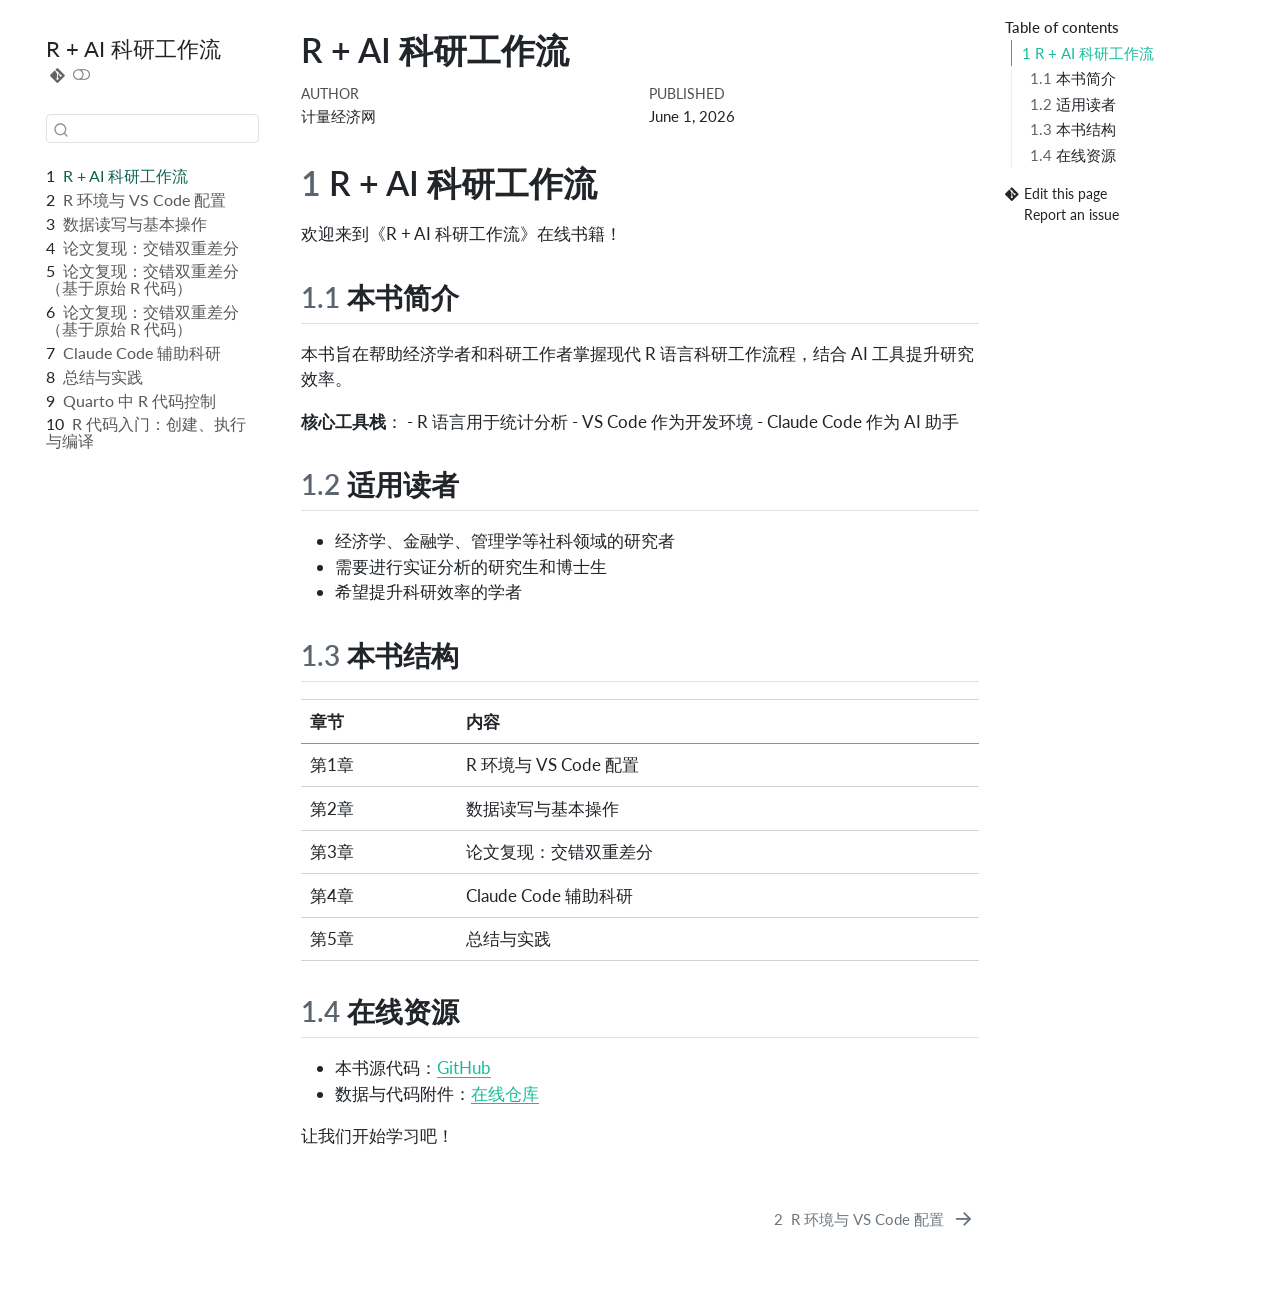
<file: docs/index.html>
<!DOCTYPE html>
<html xmlns="http://www.w3.org/1999/xhtml" lang="en" xml:lang="en"><head>

<meta charset="utf-8">
<meta name="generator" content="quarto-1.7.32">

<meta name="viewport" content="width=device-width, initial-scale=1.0, user-scalable=yes">

<meta name="author" content="计量经济网">
<meta name="dcterms.date" content="2026-06-01">

<title>R + AI 科研工作流</title>
<style>
code{white-space: pre-wrap;}
span.smallcaps{font-variant: small-caps;}
div.columns{display: flex; gap: min(4vw, 1.5em);}
div.column{flex: auto; overflow-x: auto;}
div.hanging-indent{margin-left: 1.5em; text-indent: -1.5em;}
ul.task-list{list-style: none;}
ul.task-list li input[type="checkbox"] {
  width: 0.8em;
  margin: 0 0.8em 0.2em -1em; /* quarto-specific, see https://github.com/quarto-dev/quarto-cli/issues/4556 */ 
  vertical-align: middle;
}
</style>


<script src="site_libs/quarto-nav/quarto-nav.js"></script>
<script src="site_libs/quarto-nav/headroom.min.js"></script>
<script src="site_libs/clipboard/clipboard.min.js"></script>
<script src="site_libs/quarto-search/autocomplete.umd.js"></script>
<script src="site_libs/quarto-search/fuse.min.js"></script>
<script src="site_libs/quarto-search/quarto-search.js"></script>
<meta name="quarto:offset" content="./">
<link href="./01-setup.html" rel="next">
<script src="site_libs/quarto-html/quarto.js" type="module"></script>
<script src="site_libs/quarto-html/tabsets/tabsets.js" type="module"></script>
<script src="site_libs/quarto-html/popper.min.js"></script>
<script src="site_libs/quarto-html/tippy.umd.min.js"></script>
<script src="site_libs/quarto-html/anchor.min.js"></script>
<link href="site_libs/quarto-html/tippy.css" rel="stylesheet">
<link href="site_libs/quarto-html/quarto-syntax-highlighting-37eea08aefeeee20ff55810ff984fec1.css" rel="stylesheet" class="quarto-color-scheme" id="quarto-text-highlighting-styles">
<link href="site_libs/quarto-html/quarto-syntax-highlighting-dark-2fef5ea3f8957b3e4ecc936fc74692ca.css" rel="stylesheet" class="quarto-color-scheme quarto-color-alternate" id="quarto-text-highlighting-styles">
<link href="site_libs/quarto-html/quarto-syntax-highlighting-37eea08aefeeee20ff55810ff984fec1.css" rel="stylesheet" class="quarto-color-scheme-extra" id="quarto-text-highlighting-styles">
<script src="site_libs/bootstrap/bootstrap.min.js"></script>
<link href="site_libs/bootstrap/bootstrap-icons.css" rel="stylesheet">
<link href="site_libs/bootstrap/bootstrap-fd3b02168e988177e8c40aa51adbf8e9.min.css" rel="stylesheet" append-hash="true" class="quarto-color-scheme" id="quarto-bootstrap" data-mode="light">
<link href="site_libs/bootstrap/bootstrap-dark-b6c1665382a3a253fc9fa4665ee4008a.min.css" rel="stylesheet" append-hash="true" class="quarto-color-scheme quarto-color-alternate" id="quarto-bootstrap" data-mode="dark">
<link href="site_libs/bootstrap/bootstrap-fd3b02168e988177e8c40aa51adbf8e9.min.css" rel="stylesheet" append-hash="true" class="quarto-color-scheme-extra" id="quarto-bootstrap" data-mode="light">
<script id="quarto-search-options" type="application/json">{
  "location": "sidebar",
  "copy-button": false,
  "collapse-after": 3,
  "panel-placement": "start",
  "type": "textbox",
  "limit": 50,
  "keyboard-shortcut": [
    "f",
    "/",
    "s"
  ],
  "show-item-context": false,
  "language": {
    "search-no-results-text": "No results",
    "search-matching-documents-text": "matching documents",
    "search-copy-link-title": "Copy link to search",
    "search-hide-matches-text": "Hide additional matches",
    "search-more-match-text": "more match in this document",
    "search-more-matches-text": "more matches in this document",
    "search-clear-button-title": "Clear",
    "search-text-placeholder": "",
    "search-detached-cancel-button-title": "Cancel",
    "search-submit-button-title": "Submit",
    "search-label": "Search"
  }
}</script>


<link rel="stylesheet" href="styles.css">
</head>

<body class="nav-sidebar floating quarto-light"><script id="quarto-html-before-body" type="application/javascript">
    const toggleBodyColorMode = (bsSheetEl) => {
      const mode = bsSheetEl.getAttribute("data-mode");
      const bodyEl = window.document.querySelector("body");
      if (mode === "dark") {
        bodyEl.classList.add("quarto-dark");
        bodyEl.classList.remove("quarto-light");
      } else {
        bodyEl.classList.add("quarto-light");
        bodyEl.classList.remove("quarto-dark");
      }
    }
    const toggleBodyColorPrimary = () => {
      const bsSheetEl = window.document.querySelector("link#quarto-bootstrap:not([rel=disabled-stylesheet])");
      if (bsSheetEl) {
        toggleBodyColorMode(bsSheetEl);
      }
    }
    const setColorSchemeToggle = (alternate) => {
      const toggles = window.document.querySelectorAll('.quarto-color-scheme-toggle');
      for (let i=0; i < toggles.length; i++) {
        const toggle = toggles[i];
        if (toggle) {
          if (alternate) {
            toggle.classList.add("alternate");
          } else {
            toggle.classList.remove("alternate");
          }
        }
      }
    };
    const toggleColorMode = (alternate) => {
      // Switch the stylesheets
      const primaryStylesheets = window.document.querySelectorAll('link.quarto-color-scheme:not(.quarto-color-alternate)');
      const alternateStylesheets = window.document.querySelectorAll('link.quarto-color-scheme.quarto-color-alternate');
      manageTransitions('#quarto-margin-sidebar .nav-link', false);
      if (alternate) {
        // note: dark is layered on light, we don't disable primary!
        enableStylesheet(alternateStylesheets);
        for (const sheetNode of alternateStylesheets) {
          if (sheetNode.id === "quarto-bootstrap") {
            toggleBodyColorMode(sheetNode);
          }
        }
      } else {
        disableStylesheet(alternateStylesheets);
        enableStylesheet(primaryStylesheets)
        toggleBodyColorPrimary();
      }
      manageTransitions('#quarto-margin-sidebar .nav-link', true);
      // Switch the toggles
      setColorSchemeToggle(alternate)
      // Hack to workaround the fact that safari doesn't
      // properly recolor the scrollbar when toggling (#1455)
      if (navigator.userAgent.indexOf('Safari') > 0 && navigator.userAgent.indexOf('Chrome') == -1) {
        manageTransitions("body", false);
        window.scrollTo(0, 1);
        setTimeout(() => {
          window.scrollTo(0, 0);
          manageTransitions("body", true);
        }, 40);
      }
    }
    const disableStylesheet = (stylesheets) => {
      for (let i=0; i < stylesheets.length; i++) {
        const stylesheet = stylesheets[i];
        stylesheet.rel = 'disabled-stylesheet';
      }
    }
    const enableStylesheet = (stylesheets) => {
      for (let i=0; i < stylesheets.length; i++) {
        const stylesheet = stylesheets[i];
        if(stylesheet.rel !== 'stylesheet') { // for Chrome, which will still FOUC without this check
          stylesheet.rel = 'stylesheet';
        }
      }
    }
    const manageTransitions = (selector, allowTransitions) => {
      const els = window.document.querySelectorAll(selector);
      for (let i=0; i < els.length; i++) {
        const el = els[i];
        if (allowTransitions) {
          el.classList.remove('notransition');
        } else {
          el.classList.add('notransition');
        }
      }
    }
    const isFileUrl = () => {
      return window.location.protocol === 'file:';
    }
    const hasAlternateSentinel = () => {
      let styleSentinel = getColorSchemeSentinel();
      if (styleSentinel !== null) {
        return styleSentinel === "alternate";
      } else {
        return false;
      }
    }
    const setStyleSentinel = (alternate) => {
      const value = alternate ? "alternate" : "default";
      if (!isFileUrl()) {
        window.localStorage.setItem("quarto-color-scheme", value);
      } else {
        localAlternateSentinel = value;
      }
    }
    const getColorSchemeSentinel = () => {
      if (!isFileUrl()) {
        const storageValue = window.localStorage.getItem("quarto-color-scheme");
        return storageValue != null ? storageValue : localAlternateSentinel;
      } else {
        return localAlternateSentinel;
      }
    }
    const toggleGiscusIfUsed = (isAlternate, darkModeDefault) => {
      const baseTheme = document.querySelector('#giscus-base-theme')?.value ?? 'light';
      const alternateTheme = document.querySelector('#giscus-alt-theme')?.value ?? 'dark';
      let newTheme = '';
      if(authorPrefersDark) {
        newTheme = isAlternate ? baseTheme : alternateTheme;
      } else {
        newTheme = isAlternate ? alternateTheme : baseTheme;
      }
      const changeGiscusTheme = () => {
        // From: https://github.com/giscus/giscus/issues/336
        const sendMessage = (message) => {
          const iframe = document.querySelector('iframe.giscus-frame');
          if (!iframe) return;
          iframe.contentWindow.postMessage({ giscus: message }, 'https://giscus.app');
        }
        sendMessage({
          setConfig: {
            theme: newTheme
          }
        });
      }
      const isGiscussLoaded = window.document.querySelector('iframe.giscus-frame') !== null;
      if (isGiscussLoaded) {
        changeGiscusTheme();
      }
    };
    const authorPrefersDark = false;
    const darkModeDefault = authorPrefersDark;
      document.querySelector('link#quarto-text-highlighting-styles.quarto-color-scheme-extra').rel = 'disabled-stylesheet';
      document.querySelector('link#quarto-bootstrap.quarto-color-scheme-extra').rel = 'disabled-stylesheet';
    let localAlternateSentinel = darkModeDefault ? 'alternate' : 'default';
    // Dark / light mode switch
    window.quartoToggleColorScheme = () => {
      // Read the current dark / light value
      let toAlternate = !hasAlternateSentinel();
      toggleColorMode(toAlternate);
      setStyleSentinel(toAlternate);
      toggleGiscusIfUsed(toAlternate, darkModeDefault);
      window.dispatchEvent(new Event('resize'));
    };
    // Switch to dark mode if need be
    if (hasAlternateSentinel()) {
      toggleColorMode(true);
    } else {
      toggleColorMode(false);
    }
  </script>

<div id="quarto-search-results"></div>
  <header id="quarto-header" class="headroom fixed-top">
  <nav class="quarto-secondary-nav">
    <div class="container-fluid d-flex">
      <button type="button" class="quarto-btn-toggle btn" data-bs-toggle="collapse" role="button" data-bs-target=".quarto-sidebar-collapse-item" aria-controls="quarto-sidebar" aria-expanded="false" aria-label="Toggle sidebar navigation" onclick="if (window.quartoToggleHeadroom) { window.quartoToggleHeadroom(); }">
        <i class="bi bi-layout-text-sidebar-reverse"></i>
      </button>
        <nav class="quarto-page-breadcrumbs" aria-label="breadcrumb"><ol class="breadcrumb"><li class="breadcrumb-item"><a href="./index.html"><span class="chapter-number">1</span>&nbsp; <span class="chapter-title">R + AI 科研工作流</span></a></li></ol></nav>
        <a class="flex-grow-1" role="navigation" data-bs-toggle="collapse" data-bs-target=".quarto-sidebar-collapse-item" aria-controls="quarto-sidebar" aria-expanded="false" aria-label="Toggle sidebar navigation" onclick="if (window.quartoToggleHeadroom) { window.quartoToggleHeadroom(); }">      
        </a>
      <button type="button" class="btn quarto-search-button" aria-label="Search" onclick="window.quartoOpenSearch();">
        <i class="bi bi-search"></i>
      </button>
    </div>
  </nav>
</header>
<!-- content -->
<div id="quarto-content" class="quarto-container page-columns page-rows-contents page-layout-article">
<!-- sidebar -->
  <nav id="quarto-sidebar" class="sidebar collapse collapse-horizontal quarto-sidebar-collapse-item sidebar-navigation floating overflow-auto">
    <div class="pt-lg-2 mt-2 text-left sidebar-header">
    <div class="sidebar-title mb-0 py-0">
      <a href="./">R + AI 科研工作流</a> 
        <div class="sidebar-tools-main">
    <a href="https:www.aistata.cn" title="Source Code" class="quarto-navigation-tool px-1" aria-label="Source Code"><i class="bi bi-git"></i></a>
  <a href="" class="quarto-color-scheme-toggle quarto-navigation-tool  px-1" onclick="window.quartoToggleColorScheme(); return false;" title="Toggle dark mode"><i class="bi"></i></a>
</div>
    </div>
      </div>
        <div class="mt-2 flex-shrink-0 align-items-center">
        <div class="sidebar-search">
        <div id="quarto-search" class="" title="Search"></div>
        </div>
        </div>
    <div class="sidebar-menu-container"> 
    <ul class="list-unstyled mt-1">
        <li class="sidebar-item">
  <div class="sidebar-item-container"> 
  <a href="./index.html" class="sidebar-item-text sidebar-link active">
 <span class="menu-text"><span class="chapter-number">1</span>&nbsp; <span class="chapter-title">R + AI 科研工作流</span></span></a>
  </div>
</li>
        <li class="sidebar-item">
  <div class="sidebar-item-container"> 
  <a href="./01-setup.html" class="sidebar-item-text sidebar-link">
 <span class="menu-text"><span class="chapter-number">2</span>&nbsp; <span class="chapter-title">R 环境与 VS Code 配置</span></span></a>
  </div>
</li>
        <li class="sidebar-item">
  <div class="sidebar-item-container"> 
  <a href="./02-data.html" class="sidebar-item-text sidebar-link">
 <span class="menu-text"><span class="chapter-number">3</span>&nbsp; <span class="chapter-title">数据读写与基本操作</span></span></a>
  </div>
</li>
        <li class="sidebar-item">
  <div class="sidebar-item-container"> 
  <a href="./03-replication.html" class="sidebar-item-text sidebar-link">
 <span class="menu-text"><span class="chapter-number">4</span>&nbsp; <span class="chapter-title">论文复现：交错双重差分</span></span></a>
  </div>
</li>
        <li class="sidebar-item">
  <div class="sidebar-item-container"> 
  <a href="./03-replication-02.html" class="sidebar-item-text sidebar-link">
 <span class="menu-text"><span class="chapter-number">5</span>&nbsp; <span class="chapter-title">论文复现：交错双重差分（基于原始 R 代码）</span></span></a>
  </div>
</li>
        <li class="sidebar-item">
  <div class="sidebar-item-container"> 
  <a href="./03-replication-03-Code.html" class="sidebar-item-text sidebar-link">
 <span class="menu-text"><span class="chapter-number">6</span>&nbsp; <span class="chapter-title">论文复现：交错双重差分（基于原始 R 代码）</span></span></a>
  </div>
</li>
        <li class="sidebar-item">
  <div class="sidebar-item-container"> 
  <a href="./04-claude.html" class="sidebar-item-text sidebar-link">
 <span class="menu-text"><span class="chapter-number">7</span>&nbsp; <span class="chapter-title">Claude Code 辅助科研</span></span></a>
  </div>
</li>
        <li class="sidebar-item">
  <div class="sidebar-item-container"> 
  <a href="./05-summary.html" class="sidebar-item-text sidebar-link">
 <span class="menu-text"><span class="chapter-number">8</span>&nbsp; <span class="chapter-title">总结与实践</span></span></a>
  </div>
</li>
        <li class="sidebar-item">
  <div class="sidebar-item-container"> 
  <a href="./06-RCode.html" class="sidebar-item-text sidebar-link">
 <span class="menu-text"><span class="chapter-number">9</span>&nbsp; <span class="chapter-title">Quarto 中 R 代码控制</span></span></a>
  </div>
</li>
        <li class="sidebar-item">
  <div class="sidebar-item-container"> 
  <a href="./07-R-intro.html" class="sidebar-item-text sidebar-link">
 <span class="menu-text"><span class="chapter-number">10</span>&nbsp; <span class="chapter-title">R 代码入门：创建、执行与编译</span></span></a>
  </div>
</li>
    </ul>
    </div>
</nav>
<div id="quarto-sidebar-glass" class="quarto-sidebar-collapse-item" data-bs-toggle="collapse" data-bs-target=".quarto-sidebar-collapse-item"></div>
<!-- margin-sidebar -->
    <div id="quarto-margin-sidebar" class="sidebar margin-sidebar">
        <nav id="TOC" role="doc-toc" class="toc-active">
    <h2 id="toc-title">Table of contents</h2>
   
  <ul>
  <li><a href="#index" id="toc-index" class="nav-link active" data-scroll-target="#index"><span class="header-section-number">1</span> R + AI 科研工作流</a>
  <ul class="collapse">
  <li><a href="#本书简介" id="toc-本书简介" class="nav-link" data-scroll-target="#本书简介"><span class="header-section-number">1.1</span> 本书简介</a></li>
  <li><a href="#适用读者" id="toc-适用读者" class="nav-link" data-scroll-target="#适用读者"><span class="header-section-number">1.2</span> 适用读者</a></li>
  <li><a href="#本书结构" id="toc-本书结构" class="nav-link" data-scroll-target="#本书结构"><span class="header-section-number">1.3</span> 本书结构</a></li>
  <li><a href="#在线资源" id="toc-在线资源" class="nav-link" data-scroll-target="#在线资源"><span class="header-section-number">1.4</span> 在线资源</a></li>
  </ul></li>
  </ul>
<div class="toc-actions"><ul><li><a href="https:www.aistata.cn/edit/main/index.qmd" class="toc-action"><i class="bi bi-git"></i>Edit this page</a></li><li><a href="https:www.aistata.cn/issues/new" class="toc-action"><i class="bi empty"></i>Report an issue</a></li></ul></div></nav>
    </div>
<!-- main -->
<main class="content" id="quarto-document-content">


<header id="title-block-header" class="quarto-title-block default">
<div class="quarto-title">
<h1 class="title">R + AI 科研工作流</h1>
</div>



<div class="quarto-title-meta">

    <div>
    <div class="quarto-title-meta-heading">Author</div>
    <div class="quarto-title-meta-contents">
             <p>计量经济网 </p>
          </div>
  </div>
    
    <div>
    <div class="quarto-title-meta-heading">Published</div>
    <div class="quarto-title-meta-contents">
      <p class="date">June 1, 2026</p>
    </div>
  </div>
  
    
  </div>
  


</header>


<section id="index" class="level1" data-number="1">
<h1 data-number="1"><span class="header-section-number">1</span> R + AI 科研工作流</h1>
<p>欢迎来到《R + AI 科研工作流》在线书籍！</p>
<section id="本书简介" class="level2" data-number="1.1">
<h2 data-number="1.1" class="anchored" data-anchor-id="本书简介"><span class="header-section-number">1.1</span> 本书简介</h2>
<p>本书旨在帮助经济学者和科研工作者掌握现代 R 语言科研工作流程，结合 AI 工具提升研究效率。</p>
<p><strong>核心工具栈</strong>： - R 语言用于统计分析 - VS Code 作为开发环境 - Claude Code 作为 AI 助手</p>
</section>
<section id="适用读者" class="level2" data-number="1.2">
<h2 data-number="1.2" class="anchored" data-anchor-id="适用读者"><span class="header-section-number">1.2</span> 适用读者</h2>
<ul>
<li>经济学、金融学、管理学等社科领域的研究者</li>
<li>需要进行实证分析的研究生和博士生</li>
<li>希望提升科研效率的学者</li>
</ul>
</section>
<section id="本书结构" class="level2" data-number="1.3">
<h2 data-number="1.3" class="anchored" data-anchor-id="本书结构"><span class="header-section-number">1.3</span> 本书结构</h2>
<table class="caption-top table">
<thead>
<tr class="header">
<th>章节</th>
<th>内容</th>
</tr>
</thead>
<tbody>
<tr class="odd">
<td>第1章</td>
<td>R 环境与 VS Code 配置</td>
</tr>
<tr class="even">
<td>第2章</td>
<td>数据读写与基本操作</td>
</tr>
<tr class="odd">
<td>第3章</td>
<td>论文复现：交错双重差分</td>
</tr>
<tr class="even">
<td>第4章</td>
<td>Claude Code 辅助科研</td>
</tr>
<tr class="odd">
<td>第5章</td>
<td>总结与实践</td>
</tr>
</tbody>
</table>
</section>
<section id="在线资源" class="level2" data-number="1.4">
<h2 data-number="1.4" class="anchored" data-anchor-id="在线资源"><span class="header-section-number">1.4</span> 在线资源</h2>
<ul>
<li>本书源代码：<a href="https://github.com/your-username/R-AI-workflow">GitHub</a></li>
<li>数据与代码附件：<a href="https://github.com/your-username/R-AI-workflow/data">在线仓库</a></li>
</ul>
<p>让我们开始学习吧！</p>


</section>
</section>

</main> <!-- /main -->
<script id="quarto-html-after-body" type="application/javascript">
  window.document.addEventListener("DOMContentLoaded", function (event) {
    // Ensure there is a toggle, if there isn't float one in the top right
    if (window.document.querySelector('.quarto-color-scheme-toggle') === null) {
      const a = window.document.createElement('a');
      a.classList.add('top-right');
      a.classList.add('quarto-color-scheme-toggle');
      a.href = "";
      a.onclick = function() { try { window.quartoToggleColorScheme(); } catch {} return false; };
      const i = window.document.createElement("i");
      i.classList.add('bi');
      a.appendChild(i);
      window.document.body.appendChild(a);
    }
    setColorSchemeToggle(hasAlternateSentinel())
    const icon = "";
    const anchorJS = new window.AnchorJS();
    anchorJS.options = {
      placement: 'right',
      icon: icon
    };
    anchorJS.add('.anchored');
    const isCodeAnnotation = (el) => {
      for (const clz of el.classList) {
        if (clz.startsWith('code-annotation-')) {                     
          return true;
        }
      }
      return false;
    }
    const onCopySuccess = function(e) {
      // button target
      const button = e.trigger;
      // don't keep focus
      button.blur();
      // flash "checked"
      button.classList.add('code-copy-button-checked');
      var currentTitle = button.getAttribute("title");
      button.setAttribute("title", "Copied!");
      let tooltip;
      if (window.bootstrap) {
        button.setAttribute("data-bs-toggle", "tooltip");
        button.setAttribute("data-bs-placement", "left");
        button.setAttribute("data-bs-title", "Copied!");
        tooltip = new bootstrap.Tooltip(button, 
          { trigger: "manual", 
            customClass: "code-copy-button-tooltip",
            offset: [0, -8]});
        tooltip.show();    
      }
      setTimeout(function() {
        if (tooltip) {
          tooltip.hide();
          button.removeAttribute("data-bs-title");
          button.removeAttribute("data-bs-toggle");
          button.removeAttribute("data-bs-placement");
        }
        button.setAttribute("title", currentTitle);
        button.classList.remove('code-copy-button-checked');
      }, 1000);
      // clear code selection
      e.clearSelection();
    }
    const getTextToCopy = function(trigger) {
        const codeEl = trigger.previousElementSibling.cloneNode(true);
        for (const childEl of codeEl.children) {
          if (isCodeAnnotation(childEl)) {
            childEl.remove();
          }
        }
        return codeEl.innerText;
    }
    const clipboard = new window.ClipboardJS('.code-copy-button:not([data-in-quarto-modal])', {
      text: getTextToCopy
    });
    clipboard.on('success', onCopySuccess);
    if (window.document.getElementById('quarto-embedded-source-code-modal')) {
      const clipboardModal = new window.ClipboardJS('.code-copy-button[data-in-quarto-modal]', {
        text: getTextToCopy,
        container: window.document.getElementById('quarto-embedded-source-code-modal')
      });
      clipboardModal.on('success', onCopySuccess);
    }
      var localhostRegex = new RegExp(/^(?:http|https):\/\/localhost\:?[0-9]*\//);
      var mailtoRegex = new RegExp(/^mailto:/);
        var filterRegex = new RegExp('/' + window.location.host + '/');
      var isInternal = (href) => {
          return filterRegex.test(href) || localhostRegex.test(href) || mailtoRegex.test(href);
      }
      // Inspect non-navigation links and adorn them if external
     var links = window.document.querySelectorAll('a[href]:not(.nav-link):not(.navbar-brand):not(.toc-action):not(.sidebar-link):not(.sidebar-item-toggle):not(.pagination-link):not(.no-external):not([aria-hidden]):not(.dropdown-item):not(.quarto-navigation-tool):not(.about-link)');
      for (var i=0; i<links.length; i++) {
        const link = links[i];
        if (!isInternal(link.href)) {
          // undo the damage that might have been done by quarto-nav.js in the case of
          // links that we want to consider external
          if (link.dataset.originalHref !== undefined) {
            link.href = link.dataset.originalHref;
          }
            // target, if specified
            link.setAttribute("target", "_blank");
            if (link.getAttribute("rel") === null) {
              link.setAttribute("rel", "noopener");
            }
        }
      }
    function tippyHover(el, contentFn, onTriggerFn, onUntriggerFn) {
      const config = {
        allowHTML: true,
        maxWidth: 500,
        delay: 100,
        arrow: false,
        appendTo: function(el) {
            return el.parentElement;
        },
        interactive: true,
        interactiveBorder: 10,
        theme: 'quarto',
        placement: 'bottom-start',
      };
      if (contentFn) {
        config.content = contentFn;
      }
      if (onTriggerFn) {
        config.onTrigger = onTriggerFn;
      }
      if (onUntriggerFn) {
        config.onUntrigger = onUntriggerFn;
      }
      window.tippy(el, config); 
    }
    const noterefs = window.document.querySelectorAll('a[role="doc-noteref"]');
    for (var i=0; i<noterefs.length; i++) {
      const ref = noterefs[i];
      tippyHover(ref, function() {
        // use id or data attribute instead here
        let href = ref.getAttribute('data-footnote-href') || ref.getAttribute('href');
        try { href = new URL(href).hash; } catch {}
        const id = href.replace(/^#\/?/, "");
        const note = window.document.getElementById(id);
        if (note) {
          return note.innerHTML;
        } else {
          return "";
        }
      });
    }
    const xrefs = window.document.querySelectorAll('a.quarto-xref');
    const processXRef = (id, note) => {
      // Strip column container classes
      const stripColumnClz = (el) => {
        el.classList.remove("page-full", "page-columns");
        if (el.children) {
          for (const child of el.children) {
            stripColumnClz(child);
          }
        }
      }
      stripColumnClz(note)
      if (id === null || id.startsWith('sec-')) {
        // Special case sections, only their first couple elements
        const container = document.createElement("div");
        if (note.children && note.children.length > 2) {
          container.appendChild(note.children[0].cloneNode(true));
          for (let i = 1; i < note.children.length; i++) {
            const child = note.children[i];
            if (child.tagName === "P" && child.innerText === "") {
              continue;
            } else {
              container.appendChild(child.cloneNode(true));
              break;
            }
          }
          if (window.Quarto?.typesetMath) {
            window.Quarto.typesetMath(container);
          }
          return container.innerHTML
        } else {
          if (window.Quarto?.typesetMath) {
            window.Quarto.typesetMath(note);
          }
          return note.innerHTML;
        }
      } else {
        // Remove any anchor links if they are present
        const anchorLink = note.querySelector('a.anchorjs-link');
        if (anchorLink) {
          anchorLink.remove();
        }
        if (window.Quarto?.typesetMath) {
          window.Quarto.typesetMath(note);
        }
        if (note.classList.contains("callout")) {
          return note.outerHTML;
        } else {
          return note.innerHTML;
        }
      }
    }
    for (var i=0; i<xrefs.length; i++) {
      const xref = xrefs[i];
      tippyHover(xref, undefined, function(instance) {
        instance.disable();
        let url = xref.getAttribute('href');
        let hash = undefined; 
        if (url.startsWith('#')) {
          hash = url;
        } else {
          try { hash = new URL(url).hash; } catch {}
        }
        if (hash) {
          const id = hash.replace(/^#\/?/, "");
          const note = window.document.getElementById(id);
          if (note !== null) {
            try {
              const html = processXRef(id, note.cloneNode(true));
              instance.setContent(html);
            } finally {
              instance.enable();
              instance.show();
            }
          } else {
            // See if we can fetch this
            fetch(url.split('#')[0])
            .then(res => res.text())
            .then(html => {
              const parser = new DOMParser();
              const htmlDoc = parser.parseFromString(html, "text/html");
              const note = htmlDoc.getElementById(id);
              if (note !== null) {
                const html = processXRef(id, note);
                instance.setContent(html);
              } 
            }).finally(() => {
              instance.enable();
              instance.show();
            });
          }
        } else {
          // See if we can fetch a full url (with no hash to target)
          // This is a special case and we should probably do some content thinning / targeting
          fetch(url)
          .then(res => res.text())
          .then(html => {
            const parser = new DOMParser();
            const htmlDoc = parser.parseFromString(html, "text/html");
            const note = htmlDoc.querySelector('main.content');
            if (note !== null) {
              // This should only happen for chapter cross references
              // (since there is no id in the URL)
              // remove the first header
              if (note.children.length > 0 && note.children[0].tagName === "HEADER") {
                note.children[0].remove();
              }
              const html = processXRef(null, note);
              instance.setContent(html);
            } 
          }).finally(() => {
            instance.enable();
            instance.show();
          });
        }
      }, function(instance) {
      });
    }
        let selectedAnnoteEl;
        const selectorForAnnotation = ( cell, annotation) => {
          let cellAttr = 'data-code-cell="' + cell + '"';
          let lineAttr = 'data-code-annotation="' +  annotation + '"';
          const selector = 'span[' + cellAttr + '][' + lineAttr + ']';
          return selector;
        }
        const selectCodeLines = (annoteEl) => {
          const doc = window.document;
          const targetCell = annoteEl.getAttribute("data-target-cell");
          const targetAnnotation = annoteEl.getAttribute("data-target-annotation");
          const annoteSpan = window.document.querySelector(selectorForAnnotation(targetCell, targetAnnotation));
          const lines = annoteSpan.getAttribute("data-code-lines").split(",");
          const lineIds = lines.map((line) => {
            return targetCell + "-" + line;
          })
          let top = null;
          let height = null;
          let parent = null;
          if (lineIds.length > 0) {
              //compute the position of the single el (top and bottom and make a div)
              const el = window.document.getElementById(lineIds[0]);
              top = el.offsetTop;
              height = el.offsetHeight;
              parent = el.parentElement.parentElement;
            if (lineIds.length > 1) {
              const lastEl = window.document.getElementById(lineIds[lineIds.length - 1]);
              const bottom = lastEl.offsetTop + lastEl.offsetHeight;
              height = bottom - top;
            }
            if (top !== null && height !== null && parent !== null) {
              // cook up a div (if necessary) and position it 
              let div = window.document.getElementById("code-annotation-line-highlight");
              if (div === null) {
                div = window.document.createElement("div");
                div.setAttribute("id", "code-annotation-line-highlight");
                div.style.position = 'absolute';
                parent.appendChild(div);
              }
              div.style.top = top - 2 + "px";
              div.style.height = height + 4 + "px";
              div.style.left = 0;
              let gutterDiv = window.document.getElementById("code-annotation-line-highlight-gutter");
              if (gutterDiv === null) {
                gutterDiv = window.document.createElement("div");
                gutterDiv.setAttribute("id", "code-annotation-line-highlight-gutter");
                gutterDiv.style.position = 'absolute';
                const codeCell = window.document.getElementById(targetCell);
                const gutter = codeCell.querySelector('.code-annotation-gutter');
                gutter.appendChild(gutterDiv);
              }
              gutterDiv.style.top = top - 2 + "px";
              gutterDiv.style.height = height + 4 + "px";
            }
            selectedAnnoteEl = annoteEl;
          }
        };
        const unselectCodeLines = () => {
          const elementsIds = ["code-annotation-line-highlight", "code-annotation-line-highlight-gutter"];
          elementsIds.forEach((elId) => {
            const div = window.document.getElementById(elId);
            if (div) {
              div.remove();
            }
          });
          selectedAnnoteEl = undefined;
        };
          // Handle positioning of the toggle
      window.addEventListener(
        "resize",
        throttle(() => {
          elRect = undefined;
          if (selectedAnnoteEl) {
            selectCodeLines(selectedAnnoteEl);
          }
        }, 10)
      );
      function throttle(fn, ms) {
      let throttle = false;
      let timer;
        return (...args) => {
          if(!throttle) { // first call gets through
              fn.apply(this, args);
              throttle = true;
          } else { // all the others get throttled
              if(timer) clearTimeout(timer); // cancel #2
              timer = setTimeout(() => {
                fn.apply(this, args);
                timer = throttle = false;
              }, ms);
          }
        };
      }
        // Attach click handler to the DT
        const annoteDls = window.document.querySelectorAll('dt[data-target-cell]');
        for (const annoteDlNode of annoteDls) {
          annoteDlNode.addEventListener('click', (event) => {
            const clickedEl = event.target;
            if (clickedEl !== selectedAnnoteEl) {
              unselectCodeLines();
              const activeEl = window.document.querySelector('dt[data-target-cell].code-annotation-active');
              if (activeEl) {
                activeEl.classList.remove('code-annotation-active');
              }
              selectCodeLines(clickedEl);
              clickedEl.classList.add('code-annotation-active');
            } else {
              // Unselect the line
              unselectCodeLines();
              clickedEl.classList.remove('code-annotation-active');
            }
          });
        }
    const findCites = (el) => {
      const parentEl = el.parentElement;
      if (parentEl) {
        const cites = parentEl.dataset.cites;
        if (cites) {
          return {
            el,
            cites: cites.split(' ')
          };
        } else {
          return findCites(el.parentElement)
        }
      } else {
        return undefined;
      }
    };
    var bibliorefs = window.document.querySelectorAll('a[role="doc-biblioref"]');
    for (var i=0; i<bibliorefs.length; i++) {
      const ref = bibliorefs[i];
      const citeInfo = findCites(ref);
      if (citeInfo) {
        tippyHover(citeInfo.el, function() {
          var popup = window.document.createElement('div');
          citeInfo.cites.forEach(function(cite) {
            var citeDiv = window.document.createElement('div');
            citeDiv.classList.add('hanging-indent');
            citeDiv.classList.add('csl-entry');
            var biblioDiv = window.document.getElementById('ref-' + cite);
            if (biblioDiv) {
              citeDiv.innerHTML = biblioDiv.innerHTML;
            }
            popup.appendChild(citeDiv);
          });
          return popup.innerHTML;
        });
      }
    }
  });
  </script>
<nav class="page-navigation">
  <div class="nav-page nav-page-previous">
  </div>
  <div class="nav-page nav-page-next">
      <a href="./01-setup.html" class="pagination-link" aria-label="R 环境与 VS Code 配置">
        <span class="nav-page-text"><span class="chapter-number">2</span>&nbsp; <span class="chapter-title">R 环境与 VS Code 配置</span></span> <i class="bi bi-arrow-right-short"></i>
      </a>
  </div>
</nav>
</div> <!-- /content -->




<footer class="footer"><div class="nav-footer"><div class="nav-footer-center"><div class="toc-actions d-sm-block d-md-none"><ul><li><a href="https:www.aistata.cn/edit/main/index.qmd" class="toc-action"><i class="bi bi-git"></i>Edit this page</a></li><li><a href="https:www.aistata.cn/issues/new" class="toc-action"><i class="bi empty"></i>Report an issue</a></li></ul></div></div></div></footer></body></html>
</file>
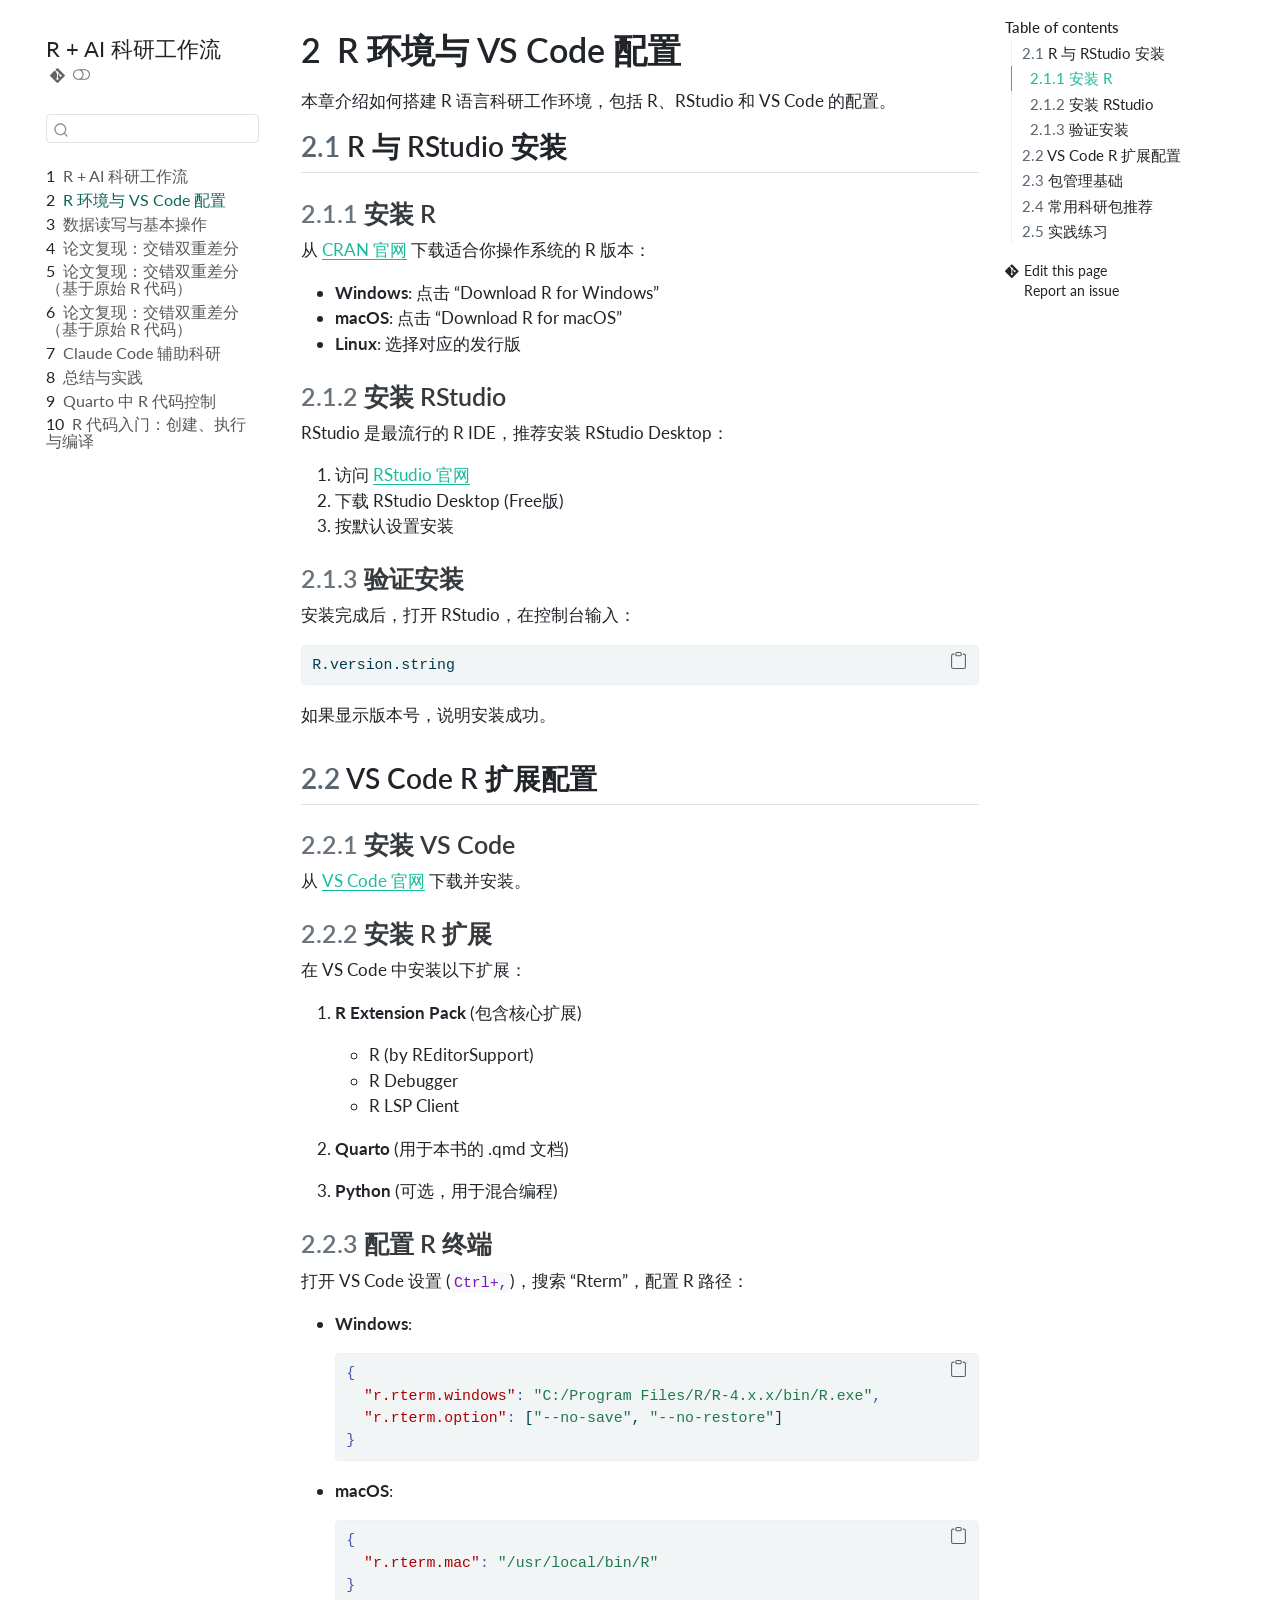
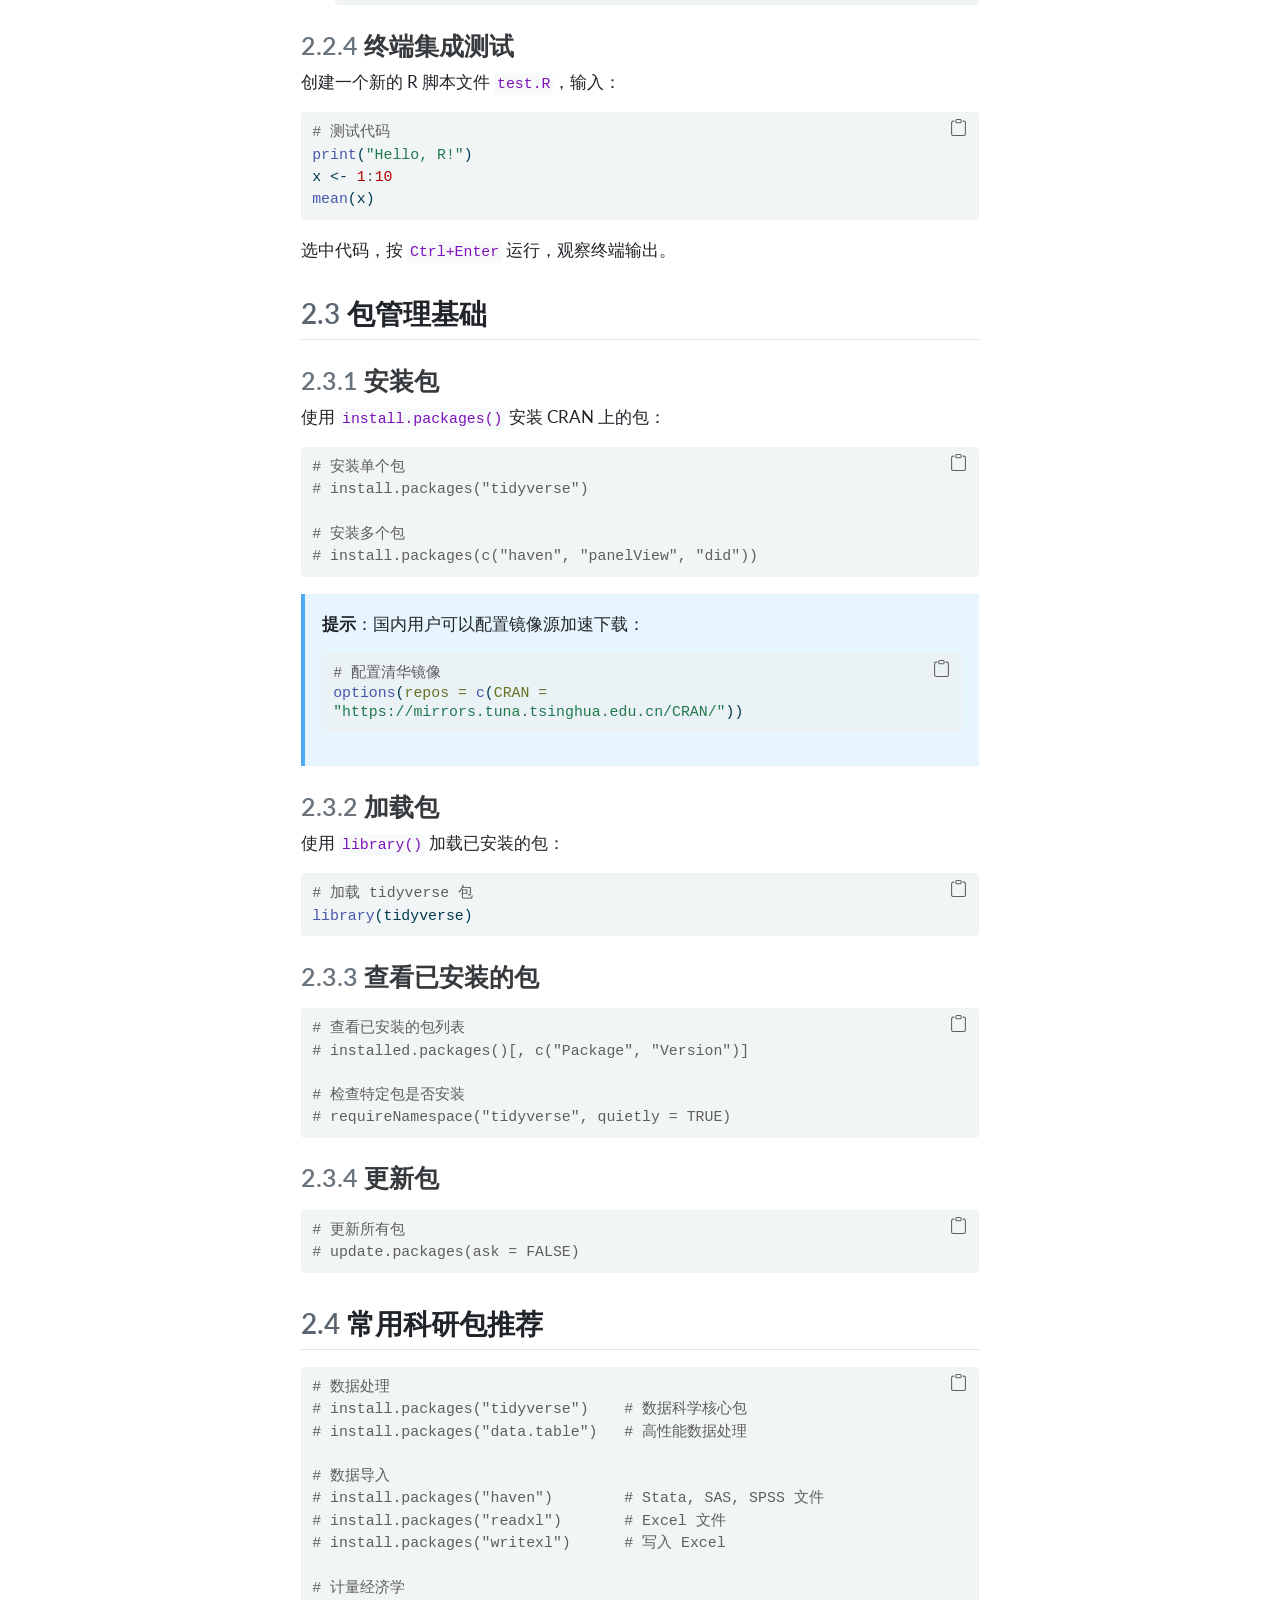
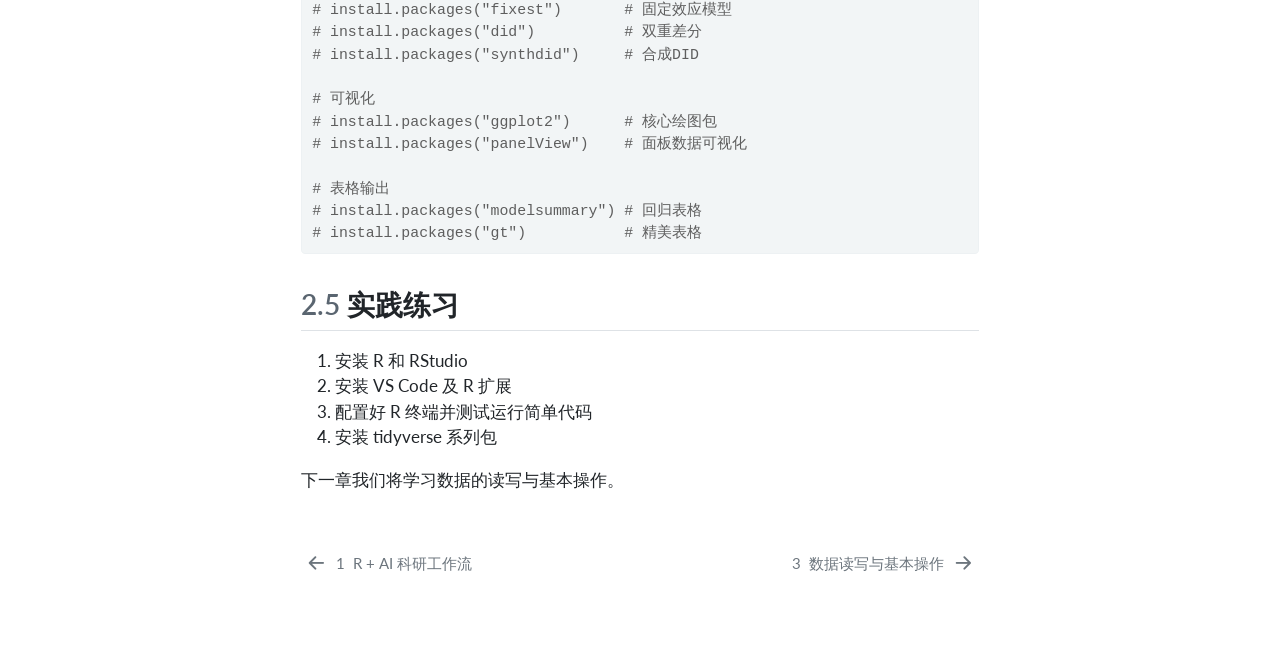
<file: docs/01-setup.html>
<!DOCTYPE html>
<html xmlns="http://www.w3.org/1999/xhtml" lang="en" xml:lang="en"><head>

<meta charset="utf-8">
<meta name="generator" content="quarto-1.7.32">

<meta name="viewport" content="width=device-width, initial-scale=1.0, user-scalable=yes">


<title>2&nbsp; R 环境与 VS Code 配置 – R + AI 科研工作流</title>
<style>
code{white-space: pre-wrap;}
span.smallcaps{font-variant: small-caps;}
div.columns{display: flex; gap: min(4vw, 1.5em);}
div.column{flex: auto; overflow-x: auto;}
div.hanging-indent{margin-left: 1.5em; text-indent: -1.5em;}
ul.task-list{list-style: none;}
ul.task-list li input[type="checkbox"] {
  width: 0.8em;
  margin: 0 0.8em 0.2em -1em; /* quarto-specific, see https://github.com/quarto-dev/quarto-cli/issues/4556 */ 
  vertical-align: middle;
}
/* CSS for syntax highlighting */
html { -webkit-text-size-adjust: 100%; }
pre > code.sourceCode { white-space: pre; position: relative; }
pre > code.sourceCode > span { display: inline-block; line-height: 1.25; }
pre > code.sourceCode > span:empty { height: 1.2em; }
.sourceCode { overflow: visible; }
code.sourceCode > span { color: inherit; text-decoration: inherit; }
div.sourceCode { margin: 1em 0; }
pre.sourceCode { margin: 0; }
@media screen {
div.sourceCode { overflow: auto; }
}
@media print {
pre > code.sourceCode { white-space: pre-wrap; }
pre > code.sourceCode > span { text-indent: -5em; padding-left: 5em; }
}
pre.numberSource code
  { counter-reset: source-line 0; }
pre.numberSource code > span
  { position: relative; left: -4em; counter-increment: source-line; }
pre.numberSource code > span > a:first-child::before
  { content: counter(source-line);
    position: relative; left: -1em; text-align: right; vertical-align: baseline;
    border: none; display: inline-block;
    -webkit-touch-callout: none; -webkit-user-select: none;
    -khtml-user-select: none; -moz-user-select: none;
    -ms-user-select: none; user-select: none;
    padding: 0 4px; width: 4em;
  }
pre.numberSource { margin-left: 3em;  padding-left: 4px; }
div.sourceCode
  {   }
@media screen {
pre > code.sourceCode > span > a:first-child::before { text-decoration: underline; }
}
</style>


<script src="site_libs/quarto-nav/quarto-nav.js"></script>
<script src="site_libs/quarto-nav/headroom.min.js"></script>
<script src="site_libs/clipboard/clipboard.min.js"></script>
<script src="site_libs/quarto-search/autocomplete.umd.js"></script>
<script src="site_libs/quarto-search/fuse.min.js"></script>
<script src="site_libs/quarto-search/quarto-search.js"></script>
<meta name="quarto:offset" content="./">
<link href="./02-data.html" rel="next">
<link href="./index.html" rel="prev">
<script src="site_libs/quarto-html/quarto.js" type="module"></script>
<script src="site_libs/quarto-html/tabsets/tabsets.js" type="module"></script>
<script src="site_libs/quarto-html/popper.min.js"></script>
<script src="site_libs/quarto-html/tippy.umd.min.js"></script>
<script src="site_libs/quarto-html/anchor.min.js"></script>
<link href="site_libs/quarto-html/tippy.css" rel="stylesheet">
<link href="site_libs/quarto-html/quarto-syntax-highlighting-37eea08aefeeee20ff55810ff984fec1.css" rel="stylesheet" class="quarto-color-scheme" id="quarto-text-highlighting-styles">
<link href="site_libs/quarto-html/quarto-syntax-highlighting-dark-2fef5ea3f8957b3e4ecc936fc74692ca.css" rel="stylesheet" class="quarto-color-scheme quarto-color-alternate" id="quarto-text-highlighting-styles">
<link href="site_libs/quarto-html/quarto-syntax-highlighting-37eea08aefeeee20ff55810ff984fec1.css" rel="stylesheet" class="quarto-color-scheme-extra" id="quarto-text-highlighting-styles">
<script src="site_libs/bootstrap/bootstrap.min.js"></script>
<link href="site_libs/bootstrap/bootstrap-icons.css" rel="stylesheet">
<link href="site_libs/bootstrap/bootstrap-fd3b02168e988177e8c40aa51adbf8e9.min.css" rel="stylesheet" append-hash="true" class="quarto-color-scheme" id="quarto-bootstrap" data-mode="light">
<link href="site_libs/bootstrap/bootstrap-dark-b6c1665382a3a253fc9fa4665ee4008a.min.css" rel="stylesheet" append-hash="true" class="quarto-color-scheme quarto-color-alternate" id="quarto-bootstrap" data-mode="dark">
<link href="site_libs/bootstrap/bootstrap-fd3b02168e988177e8c40aa51adbf8e9.min.css" rel="stylesheet" append-hash="true" class="quarto-color-scheme-extra" id="quarto-bootstrap" data-mode="light">
<script id="quarto-search-options" type="application/json">{
  "location": "sidebar",
  "copy-button": false,
  "collapse-after": 3,
  "panel-placement": "start",
  "type": "textbox",
  "limit": 50,
  "keyboard-shortcut": [
    "f",
    "/",
    "s"
  ],
  "show-item-context": false,
  "language": {
    "search-no-results-text": "No results",
    "search-matching-documents-text": "matching documents",
    "search-copy-link-title": "Copy link to search",
    "search-hide-matches-text": "Hide additional matches",
    "search-more-match-text": "more match in this document",
    "search-more-matches-text": "more matches in this document",
    "search-clear-button-title": "Clear",
    "search-text-placeholder": "",
    "search-detached-cancel-button-title": "Cancel",
    "search-submit-button-title": "Submit",
    "search-label": "Search"
  }
}</script>


<link rel="stylesheet" href="styles.css">
</head>

<body class="nav-sidebar floating quarto-light"><script id="quarto-html-before-body" type="application/javascript">
    const toggleBodyColorMode = (bsSheetEl) => {
      const mode = bsSheetEl.getAttribute("data-mode");
      const bodyEl = window.document.querySelector("body");
      if (mode === "dark") {
        bodyEl.classList.add("quarto-dark");
        bodyEl.classList.remove("quarto-light");
      } else {
        bodyEl.classList.add("quarto-light");
        bodyEl.classList.remove("quarto-dark");
      }
    }
    const toggleBodyColorPrimary = () => {
      const bsSheetEl = window.document.querySelector("link#quarto-bootstrap:not([rel=disabled-stylesheet])");
      if (bsSheetEl) {
        toggleBodyColorMode(bsSheetEl);
      }
    }
    const setColorSchemeToggle = (alternate) => {
      const toggles = window.document.querySelectorAll('.quarto-color-scheme-toggle');
      for (let i=0; i < toggles.length; i++) {
        const toggle = toggles[i];
        if (toggle) {
          if (alternate) {
            toggle.classList.add("alternate");
          } else {
            toggle.classList.remove("alternate");
          }
        }
      }
    };
    const toggleColorMode = (alternate) => {
      // Switch the stylesheets
      const primaryStylesheets = window.document.querySelectorAll('link.quarto-color-scheme:not(.quarto-color-alternate)');
      const alternateStylesheets = window.document.querySelectorAll('link.quarto-color-scheme.quarto-color-alternate');
      manageTransitions('#quarto-margin-sidebar .nav-link', false);
      if (alternate) {
        // note: dark is layered on light, we don't disable primary!
        enableStylesheet(alternateStylesheets);
        for (const sheetNode of alternateStylesheets) {
          if (sheetNode.id === "quarto-bootstrap") {
            toggleBodyColorMode(sheetNode);
          }
        }
      } else {
        disableStylesheet(alternateStylesheets);
        enableStylesheet(primaryStylesheets)
        toggleBodyColorPrimary();
      }
      manageTransitions('#quarto-margin-sidebar .nav-link', true);
      // Switch the toggles
      setColorSchemeToggle(alternate)
      // Hack to workaround the fact that safari doesn't
      // properly recolor the scrollbar when toggling (#1455)
      if (navigator.userAgent.indexOf('Safari') > 0 && navigator.userAgent.indexOf('Chrome') == -1) {
        manageTransitions("body", false);
        window.scrollTo(0, 1);
        setTimeout(() => {
          window.scrollTo(0, 0);
          manageTransitions("body", true);
        }, 40);
      }
    }
    const disableStylesheet = (stylesheets) => {
      for (let i=0; i < stylesheets.length; i++) {
        const stylesheet = stylesheets[i];
        stylesheet.rel = 'disabled-stylesheet';
      }
    }
    const enableStylesheet = (stylesheets) => {
      for (let i=0; i < stylesheets.length; i++) {
        const stylesheet = stylesheets[i];
        if(stylesheet.rel !== 'stylesheet') { // for Chrome, which will still FOUC without this check
          stylesheet.rel = 'stylesheet';
        }
      }
    }
    const manageTransitions = (selector, allowTransitions) => {
      const els = window.document.querySelectorAll(selector);
      for (let i=0; i < els.length; i++) {
        const el = els[i];
        if (allowTransitions) {
          el.classList.remove('notransition');
        } else {
          el.classList.add('notransition');
        }
      }
    }
    const isFileUrl = () => {
      return window.location.protocol === 'file:';
    }
    const hasAlternateSentinel = () => {
      let styleSentinel = getColorSchemeSentinel();
      if (styleSentinel !== null) {
        return styleSentinel === "alternate";
      } else {
        return false;
      }
    }
    const setStyleSentinel = (alternate) => {
      const value = alternate ? "alternate" : "default";
      if (!isFileUrl()) {
        window.localStorage.setItem("quarto-color-scheme", value);
      } else {
        localAlternateSentinel = value;
      }
    }
    const getColorSchemeSentinel = () => {
      if (!isFileUrl()) {
        const storageValue = window.localStorage.getItem("quarto-color-scheme");
        return storageValue != null ? storageValue : localAlternateSentinel;
      } else {
        return localAlternateSentinel;
      }
    }
    const toggleGiscusIfUsed = (isAlternate, darkModeDefault) => {
      const baseTheme = document.querySelector('#giscus-base-theme')?.value ?? 'light';
      const alternateTheme = document.querySelector('#giscus-alt-theme')?.value ?? 'dark';
      let newTheme = '';
      if(authorPrefersDark) {
        newTheme = isAlternate ? baseTheme : alternateTheme;
      } else {
        newTheme = isAlternate ? alternateTheme : baseTheme;
      }
      const changeGiscusTheme = () => {
        // From: https://github.com/giscus/giscus/issues/336
        const sendMessage = (message) => {
          const iframe = document.querySelector('iframe.giscus-frame');
          if (!iframe) return;
          iframe.contentWindow.postMessage({ giscus: message }, 'https://giscus.app');
        }
        sendMessage({
          setConfig: {
            theme: newTheme
          }
        });
      }
      const isGiscussLoaded = window.document.querySelector('iframe.giscus-frame') !== null;
      if (isGiscussLoaded) {
        changeGiscusTheme();
      }
    };
    const authorPrefersDark = false;
    const darkModeDefault = authorPrefersDark;
      document.querySelector('link#quarto-text-highlighting-styles.quarto-color-scheme-extra').rel = 'disabled-stylesheet';
      document.querySelector('link#quarto-bootstrap.quarto-color-scheme-extra').rel = 'disabled-stylesheet';
    let localAlternateSentinel = darkModeDefault ? 'alternate' : 'default';
    // Dark / light mode switch
    window.quartoToggleColorScheme = () => {
      // Read the current dark / light value
      let toAlternate = !hasAlternateSentinel();
      toggleColorMode(toAlternate);
      setStyleSentinel(toAlternate);
      toggleGiscusIfUsed(toAlternate, darkModeDefault);
      window.dispatchEvent(new Event('resize'));
    };
    // Switch to dark mode if need be
    if (hasAlternateSentinel()) {
      toggleColorMode(true);
    } else {
      toggleColorMode(false);
    }
  </script>

<div id="quarto-search-results"></div>
  <header id="quarto-header" class="headroom fixed-top">
  <nav class="quarto-secondary-nav">
    <div class="container-fluid d-flex">
      <button type="button" class="quarto-btn-toggle btn" data-bs-toggle="collapse" role="button" data-bs-target=".quarto-sidebar-collapse-item" aria-controls="quarto-sidebar" aria-expanded="false" aria-label="Toggle sidebar navigation" onclick="if (window.quartoToggleHeadroom) { window.quartoToggleHeadroom(); }">
        <i class="bi bi-layout-text-sidebar-reverse"></i>
      </button>
        <nav class="quarto-page-breadcrumbs" aria-label="breadcrumb"><ol class="breadcrumb"><li class="breadcrumb-item"><a href="./01-setup.html"><span class="chapter-number">2</span>&nbsp; <span class="chapter-title">R 环境与 VS Code 配置</span></a></li></ol></nav>
        <a class="flex-grow-1" role="navigation" data-bs-toggle="collapse" data-bs-target=".quarto-sidebar-collapse-item" aria-controls="quarto-sidebar" aria-expanded="false" aria-label="Toggle sidebar navigation" onclick="if (window.quartoToggleHeadroom) { window.quartoToggleHeadroom(); }">      
        </a>
      <button type="button" class="btn quarto-search-button" aria-label="Search" onclick="window.quartoOpenSearch();">
        <i class="bi bi-search"></i>
      </button>
    </div>
  </nav>
</header>
<!-- content -->
<div id="quarto-content" class="quarto-container page-columns page-rows-contents page-layout-article">
<!-- sidebar -->
  <nav id="quarto-sidebar" class="sidebar collapse collapse-horizontal quarto-sidebar-collapse-item sidebar-navigation floating overflow-auto">
    <div class="pt-lg-2 mt-2 text-left sidebar-header">
    <div class="sidebar-title mb-0 py-0">
      <a href="./">R + AI 科研工作流</a> 
        <div class="sidebar-tools-main">
    <a href="https:www.aistata.cn" title="Source Code" class="quarto-navigation-tool px-1" aria-label="Source Code"><i class="bi bi-git"></i></a>
  <a href="" class="quarto-color-scheme-toggle quarto-navigation-tool  px-1" onclick="window.quartoToggleColorScheme(); return false;" title="Toggle dark mode"><i class="bi"></i></a>
</div>
    </div>
      </div>
        <div class="mt-2 flex-shrink-0 align-items-center">
        <div class="sidebar-search">
        <div id="quarto-search" class="" title="Search"></div>
        </div>
        </div>
    <div class="sidebar-menu-container"> 
    <ul class="list-unstyled mt-1">
        <li class="sidebar-item">
  <div class="sidebar-item-container"> 
  <a href="./index.html" class="sidebar-item-text sidebar-link">
 <span class="menu-text"><span class="chapter-number">1</span>&nbsp; <span class="chapter-title">R + AI 科研工作流</span></span></a>
  </div>
</li>
        <li class="sidebar-item">
  <div class="sidebar-item-container"> 
  <a href="./01-setup.html" class="sidebar-item-text sidebar-link active">
 <span class="menu-text"><span class="chapter-number">2</span>&nbsp; <span class="chapter-title">R 环境与 VS Code 配置</span></span></a>
  </div>
</li>
        <li class="sidebar-item">
  <div class="sidebar-item-container"> 
  <a href="./02-data.html" class="sidebar-item-text sidebar-link">
 <span class="menu-text"><span class="chapter-number">3</span>&nbsp; <span class="chapter-title">数据读写与基本操作</span></span></a>
  </div>
</li>
        <li class="sidebar-item">
  <div class="sidebar-item-container"> 
  <a href="./03-replication.html" class="sidebar-item-text sidebar-link">
 <span class="menu-text"><span class="chapter-number">4</span>&nbsp; <span class="chapter-title">论文复现：交错双重差分</span></span></a>
  </div>
</li>
        <li class="sidebar-item">
  <div class="sidebar-item-container"> 
  <a href="./03-replication-02.html" class="sidebar-item-text sidebar-link">
 <span class="menu-text"><span class="chapter-number">5</span>&nbsp; <span class="chapter-title">论文复现：交错双重差分（基于原始 R 代码）</span></span></a>
  </div>
</li>
        <li class="sidebar-item">
  <div class="sidebar-item-container"> 
  <a href="./03-replication-03-Code.html" class="sidebar-item-text sidebar-link">
 <span class="menu-text"><span class="chapter-number">6</span>&nbsp; <span class="chapter-title">论文复现：交错双重差分（基于原始 R 代码）</span></span></a>
  </div>
</li>
        <li class="sidebar-item">
  <div class="sidebar-item-container"> 
  <a href="./04-claude.html" class="sidebar-item-text sidebar-link">
 <span class="menu-text"><span class="chapter-number">7</span>&nbsp; <span class="chapter-title">Claude Code 辅助科研</span></span></a>
  </div>
</li>
        <li class="sidebar-item">
  <div class="sidebar-item-container"> 
  <a href="./05-summary.html" class="sidebar-item-text sidebar-link">
 <span class="menu-text"><span class="chapter-number">8</span>&nbsp; <span class="chapter-title">总结与实践</span></span></a>
  </div>
</li>
        <li class="sidebar-item">
  <div class="sidebar-item-container"> 
  <a href="./06-RCode.html" class="sidebar-item-text sidebar-link">
 <span class="menu-text"><span class="chapter-number">9</span>&nbsp; <span class="chapter-title">Quarto 中 R 代码控制</span></span></a>
  </div>
</li>
        <li class="sidebar-item">
  <div class="sidebar-item-container"> 
  <a href="./07-R-intro.html" class="sidebar-item-text sidebar-link">
 <span class="menu-text"><span class="chapter-number">10</span>&nbsp; <span class="chapter-title">R 代码入门：创建、执行与编译</span></span></a>
  </div>
</li>
    </ul>
    </div>
</nav>
<div id="quarto-sidebar-glass" class="quarto-sidebar-collapse-item" data-bs-toggle="collapse" data-bs-target=".quarto-sidebar-collapse-item"></div>
<!-- margin-sidebar -->
    <div id="quarto-margin-sidebar" class="sidebar margin-sidebar">
        <nav id="TOC" role="doc-toc" class="toc-active">
    <h2 id="toc-title">Table of contents</h2>
   
  <ul>
  <li><a href="#r-与-rstudio-安装" id="toc-r-与-rstudio-安装" class="nav-link active" data-scroll-target="#r-与-rstudio-安装"><span class="header-section-number">2.1</span> R 与 RStudio 安装</a>
  <ul class="collapse">
  <li><a href="#安装-r" id="toc-安装-r" class="nav-link" data-scroll-target="#安装-r"><span class="header-section-number">2.1.1</span> 安装 R</a></li>
  <li><a href="#安装-rstudio" id="toc-安装-rstudio" class="nav-link" data-scroll-target="#安装-rstudio"><span class="header-section-number">2.1.2</span> 安装 RStudio</a></li>
  <li><a href="#验证安装" id="toc-验证安装" class="nav-link" data-scroll-target="#验证安装"><span class="header-section-number">2.1.3</span> 验证安装</a></li>
  </ul></li>
  <li><a href="#vs-code-r-扩展配置" id="toc-vs-code-r-扩展配置" class="nav-link" data-scroll-target="#vs-code-r-扩展配置"><span class="header-section-number">2.2</span> VS Code R 扩展配置</a>
  <ul class="collapse">
  <li><a href="#安装-vs-code" id="toc-安装-vs-code" class="nav-link" data-scroll-target="#安装-vs-code"><span class="header-section-number">2.2.1</span> 安装 VS Code</a></li>
  <li><a href="#安装-r-扩展" id="toc-安装-r-扩展" class="nav-link" data-scroll-target="#安装-r-扩展"><span class="header-section-number">2.2.2</span> 安装 R 扩展</a></li>
  <li><a href="#配置-r-终端" id="toc-配置-r-终端" class="nav-link" data-scroll-target="#配置-r-终端"><span class="header-section-number">2.2.3</span> 配置 R 终端</a></li>
  <li><a href="#终端集成测试" id="toc-终端集成测试" class="nav-link" data-scroll-target="#终端集成测试"><span class="header-section-number">2.2.4</span> 终端集成测试</a></li>
  </ul></li>
  <li><a href="#包管理基础" id="toc-包管理基础" class="nav-link" data-scroll-target="#包管理基础"><span class="header-section-number">2.3</span> 包管理基础</a>
  <ul class="collapse">
  <li><a href="#安装包" id="toc-安装包" class="nav-link" data-scroll-target="#安装包"><span class="header-section-number">2.3.1</span> 安装包</a></li>
  <li><a href="#加载包" id="toc-加载包" class="nav-link" data-scroll-target="#加载包"><span class="header-section-number">2.3.2</span> 加载包</a></li>
  <li><a href="#查看已安装的包" id="toc-查看已安装的包" class="nav-link" data-scroll-target="#查看已安装的包"><span class="header-section-number">2.3.3</span> 查看已安装的包</a></li>
  <li><a href="#更新包" id="toc-更新包" class="nav-link" data-scroll-target="#更新包"><span class="header-section-number">2.3.4</span> 更新包</a></li>
  </ul></li>
  <li><a href="#常用科研包推荐" id="toc-常用科研包推荐" class="nav-link" data-scroll-target="#常用科研包推荐"><span class="header-section-number">2.4</span> 常用科研包推荐</a></li>
  <li><a href="#实践练习" id="toc-实践练习" class="nav-link" data-scroll-target="#实践练习"><span class="header-section-number">2.5</span> 实践练习</a></li>
  </ul>
<div class="toc-actions"><ul><li><a href="https:www.aistata.cn/edit/main/01-setup.qmd" class="toc-action"><i class="bi bi-git"></i>Edit this page</a></li><li><a href="https:www.aistata.cn/issues/new" class="toc-action"><i class="bi empty"></i>Report an issue</a></li></ul></div></nav>
    </div>
<!-- main -->
<main class="content" id="quarto-document-content">


<header id="title-block-header" class="quarto-title-block default">
<div class="quarto-title">
<h1 class="title"><span id="setup" class="quarto-section-identifier"><span class="chapter-number">2</span>&nbsp; <span class="chapter-title">R 环境与 VS Code 配置</span></span></h1>
</div>



<div class="quarto-title-meta">

    
  
    
  </div>
  


</header>


<p>本章介绍如何搭建 R 语言科研工作环境，包括 R、RStudio 和 VS Code 的配置。</p>
<section id="r-与-rstudio-安装" class="level2" data-number="2.1">
<h2 data-number="2.1" class="anchored" data-anchor-id="r-与-rstudio-安装"><span class="header-section-number">2.1</span> R 与 RStudio 安装</h2>
<section id="安装-r" class="level3" data-number="2.1.1">
<h3 data-number="2.1.1" class="anchored" data-anchor-id="安装-r"><span class="header-section-number">2.1.1</span> 安装 R</h3>
<p>从 <a href="https://cran.r-project.org/">CRAN 官网</a> 下载适合你操作系统的 R 版本：</p>
<ul>
<li><strong>Windows</strong>: 点击 “Download R for Windows”</li>
<li><strong>macOS</strong>: 点击 “Download R for macOS”</li>
<li><strong>Linux</strong>: 选择对应的发行版</li>
</ul>
</section>
<section id="安装-rstudio" class="level3" data-number="2.1.2">
<h3 data-number="2.1.2" class="anchored" data-anchor-id="安装-rstudio"><span class="header-section-number">2.1.2</span> 安装 RStudio</h3>
<p>RStudio 是最流行的 R IDE，推荐安装 RStudio Desktop：</p>
<ol type="1">
<li>访问 <a href="https://posit.co/download/rstudio-desktop/">RStudio 官网</a></li>
<li>下载 RStudio Desktop (Free版)</li>
<li>按默认设置安装</li>
</ol>
</section>
<section id="验证安装" class="level3" data-number="2.1.3">
<h3 data-number="2.1.3" class="anchored" data-anchor-id="验证安装"><span class="header-section-number">2.1.3</span> 验证安装</h3>
<p>安装完成后，打开 RStudio，在控制台输入：</p>
<div class="cell">
<div class="sourceCode cell-code" id="cb1"><pre class="sourceCode r code-with-copy"><code class="sourceCode r"><span id="cb1-1"><a href="#cb1-1" aria-hidden="true" tabindex="-1"></a>R.version.string</span></code><button title="Copy to Clipboard" class="code-copy-button"><i class="bi"></i></button></pre></div>
</div>
<p>如果显示版本号，说明安装成功。</p>
</section>
</section>
<section id="vs-code-r-扩展配置" class="level2" data-number="2.2">
<h2 data-number="2.2" class="anchored" data-anchor-id="vs-code-r-扩展配置"><span class="header-section-number">2.2</span> VS Code R 扩展配置</h2>
<section id="安装-vs-code" class="level3" data-number="2.2.1">
<h3 data-number="2.2.1" class="anchored" data-anchor-id="安装-vs-code"><span class="header-section-number">2.2.1</span> 安装 VS Code</h3>
<p>从 <a href="https://code.visualstudio.com/">VS Code 官网</a> 下载并安装。</p>
</section>
<section id="安装-r-扩展" class="level3" data-number="2.2.2">
<h3 data-number="2.2.2" class="anchored" data-anchor-id="安装-r-扩展"><span class="header-section-number">2.2.2</span> 安装 R 扩展</h3>
<p>在 VS Code 中安装以下扩展：</p>
<ol type="1">
<li><p><strong>R Extension Pack</strong> (包含核心扩展)</p>
<ul>
<li>R (by REditorSupport)</li>
<li>R Debugger</li>
<li>R LSP Client</li>
</ul></li>
<li><p><strong>Quarto</strong> (用于本书的 .qmd 文档)</p></li>
<li><p><strong>Python</strong> (可选，用于混合编程)</p></li>
</ol>
</section>
<section id="配置-r-终端" class="level3" data-number="2.2.3">
<h3 data-number="2.2.3" class="anchored" data-anchor-id="配置-r-终端"><span class="header-section-number">2.2.3</span> 配置 R 终端</h3>
<p>打开 VS Code 设置 (<code>Ctrl+,</code>)，搜索 “Rterm”，配置 R 路径：</p>
<ul>
<li><p><strong>Windows</strong>:</p>
<div class="sourceCode" id="cb2"><pre class="sourceCode json code-with-copy"><code class="sourceCode json"><span id="cb2-1"><a href="#cb2-1" aria-hidden="true" tabindex="-1"></a><span class="fu">{</span></span>
<span id="cb2-2"><a href="#cb2-2" aria-hidden="true" tabindex="-1"></a>  <span class="dt">"r.rterm.windows"</span><span class="fu">:</span> <span class="st">"C:/Program Files/R/R-4.x.x/bin/R.exe"</span><span class="fu">,</span></span>
<span id="cb2-3"><a href="#cb2-3" aria-hidden="true" tabindex="-1"></a>  <span class="dt">"r.rterm.option"</span><span class="fu">:</span> <span class="ot">[</span><span class="st">"--no-save"</span><span class="ot">,</span> <span class="st">"--no-restore"</span><span class="ot">]</span></span>
<span id="cb2-4"><a href="#cb2-4" aria-hidden="true" tabindex="-1"></a><span class="fu">}</span></span></code><button title="Copy to Clipboard" class="code-copy-button"><i class="bi"></i></button></pre></div></li>
<li><p><strong>macOS</strong>:</p>
<div class="sourceCode" id="cb3"><pre class="sourceCode json code-with-copy"><code class="sourceCode json"><span id="cb3-1"><a href="#cb3-1" aria-hidden="true" tabindex="-1"></a><span class="fu">{</span></span>
<span id="cb3-2"><a href="#cb3-2" aria-hidden="true" tabindex="-1"></a>  <span class="dt">"r.rterm.mac"</span><span class="fu">:</span> <span class="st">"/usr/local/bin/R"</span></span>
<span id="cb3-3"><a href="#cb3-3" aria-hidden="true" tabindex="-1"></a><span class="fu">}</span></span></code><button title="Copy to Clipboard" class="code-copy-button"><i class="bi"></i></button></pre></div></li>
</ul>
</section>
<section id="终端集成测试" class="level3" data-number="2.2.4">
<h3 data-number="2.2.4" class="anchored" data-anchor-id="终端集成测试"><span class="header-section-number">2.2.4</span> 终端集成测试</h3>
<p>创建一个新的 R 脚本文件 <code>test.R</code>，输入：</p>
<div class="cell">
<div class="sourceCode cell-code" id="cb4"><pre class="sourceCode r code-with-copy"><code class="sourceCode r"><span id="cb4-1"><a href="#cb4-1" aria-hidden="true" tabindex="-1"></a><span class="co"># 测试代码</span></span>
<span id="cb4-2"><a href="#cb4-2" aria-hidden="true" tabindex="-1"></a><span class="fu">print</span>(<span class="st">"Hello, R!"</span>)</span>
<span id="cb4-3"><a href="#cb4-3" aria-hidden="true" tabindex="-1"></a>x <span class="ot">&lt;-</span> <span class="dv">1</span><span class="sc">:</span><span class="dv">10</span></span>
<span id="cb4-4"><a href="#cb4-4" aria-hidden="true" tabindex="-1"></a><span class="fu">mean</span>(x)</span></code><button title="Copy to Clipboard" class="code-copy-button"><i class="bi"></i></button></pre></div>
</div>
<p>选中代码，按 <code>Ctrl+Enter</code> 运行，观察终端输出。</p>
</section>
</section>
<section id="包管理基础" class="level2" data-number="2.3">
<h2 data-number="2.3" class="anchored" data-anchor-id="包管理基础"><span class="header-section-number">2.3</span> 包管理基础</h2>
<section id="安装包" class="level3" data-number="2.3.1">
<h3 data-number="2.3.1" class="anchored" data-anchor-id="安装包"><span class="header-section-number">2.3.1</span> 安装包</h3>
<p>使用 <code>install.packages()</code> 安装 CRAN 上的包：</p>
<div class="cell">
<div class="sourceCode cell-code" id="cb5"><pre class="sourceCode r code-with-copy"><code class="sourceCode r"><span id="cb5-1"><a href="#cb5-1" aria-hidden="true" tabindex="-1"></a><span class="co"># 安装单个包</span></span>
<span id="cb5-2"><a href="#cb5-2" aria-hidden="true" tabindex="-1"></a><span class="co"># install.packages("tidyverse")</span></span>
<span id="cb5-3"><a href="#cb5-3" aria-hidden="true" tabindex="-1"></a></span>
<span id="cb5-4"><a href="#cb5-4" aria-hidden="true" tabindex="-1"></a><span class="co"># 安装多个包</span></span>
<span id="cb5-5"><a href="#cb5-5" aria-hidden="true" tabindex="-1"></a><span class="co"># install.packages(c("haven", "panelView", "did"))</span></span></code><button title="Copy to Clipboard" class="code-copy-button"><i class="bi"></i></button></pre></div>
</div>
<div class="tip">
<p><strong>提示</strong>：国内用户可以配置镜像源加速下载：</p>
<div class="cell">
<div class="sourceCode cell-code" id="cb6"><pre class="sourceCode r code-with-copy"><code class="sourceCode r"><span id="cb6-1"><a href="#cb6-1" aria-hidden="true" tabindex="-1"></a><span class="co"># 配置清华镜像</span></span>
<span id="cb6-2"><a href="#cb6-2" aria-hidden="true" tabindex="-1"></a><span class="fu">options</span>(<span class="at">repos =</span> <span class="fu">c</span>(<span class="at">CRAN =</span> <span class="st">"https://mirrors.tuna.tsinghua.edu.cn/CRAN/"</span>))</span></code><button title="Copy to Clipboard" class="code-copy-button"><i class="bi"></i></button></pre></div>
</div>
</div>
</section>
<section id="加载包" class="level3" data-number="2.3.2">
<h3 data-number="2.3.2" class="anchored" data-anchor-id="加载包"><span class="header-section-number">2.3.2</span> 加载包</h3>
<p>使用 <code>library()</code> 加载已安装的包：</p>
<div class="cell">
<div class="sourceCode cell-code" id="cb7"><pre class="sourceCode r code-with-copy"><code class="sourceCode r"><span id="cb7-1"><a href="#cb7-1" aria-hidden="true" tabindex="-1"></a><span class="co"># 加载 tidyverse 包</span></span>
<span id="cb7-2"><a href="#cb7-2" aria-hidden="true" tabindex="-1"></a><span class="fu">library</span>(tidyverse)</span></code><button title="Copy to Clipboard" class="code-copy-button"><i class="bi"></i></button></pre></div>
</div>
</section>
<section id="查看已安装的包" class="level3" data-number="2.3.3">
<h3 data-number="2.3.3" class="anchored" data-anchor-id="查看已安装的包"><span class="header-section-number">2.3.3</span> 查看已安装的包</h3>
<div class="cell">
<div class="sourceCode cell-code" id="cb8"><pre class="sourceCode r code-with-copy"><code class="sourceCode r"><span id="cb8-1"><a href="#cb8-1" aria-hidden="true" tabindex="-1"></a><span class="co"># 查看已安装的包列表</span></span>
<span id="cb8-2"><a href="#cb8-2" aria-hidden="true" tabindex="-1"></a><span class="co"># installed.packages()[, c("Package", "Version")]</span></span>
<span id="cb8-3"><a href="#cb8-3" aria-hidden="true" tabindex="-1"></a></span>
<span id="cb8-4"><a href="#cb8-4" aria-hidden="true" tabindex="-1"></a><span class="co"># 检查特定包是否安装</span></span>
<span id="cb8-5"><a href="#cb8-5" aria-hidden="true" tabindex="-1"></a><span class="co"># requireNamespace("tidyverse", quietly = TRUE)</span></span></code><button title="Copy to Clipboard" class="code-copy-button"><i class="bi"></i></button></pre></div>
</div>
</section>
<section id="更新包" class="level3" data-number="2.3.4">
<h3 data-number="2.3.4" class="anchored" data-anchor-id="更新包"><span class="header-section-number">2.3.4</span> 更新包</h3>
<div class="cell">
<div class="sourceCode cell-code" id="cb9"><pre class="sourceCode r code-with-copy"><code class="sourceCode r"><span id="cb9-1"><a href="#cb9-1" aria-hidden="true" tabindex="-1"></a><span class="co"># 更新所有包</span></span>
<span id="cb9-2"><a href="#cb9-2" aria-hidden="true" tabindex="-1"></a><span class="co"># update.packages(ask = FALSE)</span></span></code><button title="Copy to Clipboard" class="code-copy-button"><i class="bi"></i></button></pre></div>
</div>
</section>
</section>
<section id="常用科研包推荐" class="level2" data-number="2.4">
<h2 data-number="2.4" class="anchored" data-anchor-id="常用科研包推荐"><span class="header-section-number">2.4</span> 常用科研包推荐</h2>
<div class="cell">
<div class="sourceCode cell-code" id="cb10"><pre class="sourceCode r code-with-copy"><code class="sourceCode r"><span id="cb10-1"><a href="#cb10-1" aria-hidden="true" tabindex="-1"></a><span class="co"># 数据处理</span></span>
<span id="cb10-2"><a href="#cb10-2" aria-hidden="true" tabindex="-1"></a><span class="co"># install.packages("tidyverse")    # 数据科学核心包</span></span>
<span id="cb10-3"><a href="#cb10-3" aria-hidden="true" tabindex="-1"></a><span class="co"># install.packages("data.table")   # 高性能数据处理</span></span>
<span id="cb10-4"><a href="#cb10-4" aria-hidden="true" tabindex="-1"></a></span>
<span id="cb10-5"><a href="#cb10-5" aria-hidden="true" tabindex="-1"></a><span class="co"># 数据导入</span></span>
<span id="cb10-6"><a href="#cb10-6" aria-hidden="true" tabindex="-1"></a><span class="co"># install.packages("haven")        # Stata, SAS, SPSS 文件</span></span>
<span id="cb10-7"><a href="#cb10-7" aria-hidden="true" tabindex="-1"></a><span class="co"># install.packages("readxl")       # Excel 文件</span></span>
<span id="cb10-8"><a href="#cb10-8" aria-hidden="true" tabindex="-1"></a><span class="co"># install.packages("writexl")      # 写入 Excel</span></span>
<span id="cb10-9"><a href="#cb10-9" aria-hidden="true" tabindex="-1"></a></span>
<span id="cb10-10"><a href="#cb10-10" aria-hidden="true" tabindex="-1"></a><span class="co"># 计量经济学</span></span>
<span id="cb10-11"><a href="#cb10-11" aria-hidden="true" tabindex="-1"></a><span class="co"># install.packages("fixest")       # 固定效应模型</span></span>
<span id="cb10-12"><a href="#cb10-12" aria-hidden="true" tabindex="-1"></a><span class="co"># install.packages("did")          # 双重差分</span></span>
<span id="cb10-13"><a href="#cb10-13" aria-hidden="true" tabindex="-1"></a><span class="co"># install.packages("synthdid")     # 合成DID</span></span>
<span id="cb10-14"><a href="#cb10-14" aria-hidden="true" tabindex="-1"></a></span>
<span id="cb10-15"><a href="#cb10-15" aria-hidden="true" tabindex="-1"></a><span class="co"># 可视化</span></span>
<span id="cb10-16"><a href="#cb10-16" aria-hidden="true" tabindex="-1"></a><span class="co"># install.packages("ggplot2")      # 核心绘图包</span></span>
<span id="cb10-17"><a href="#cb10-17" aria-hidden="true" tabindex="-1"></a><span class="co"># install.packages("panelView")    # 面板数据可视化</span></span>
<span id="cb10-18"><a href="#cb10-18" aria-hidden="true" tabindex="-1"></a></span>
<span id="cb10-19"><a href="#cb10-19" aria-hidden="true" tabindex="-1"></a><span class="co"># 表格输出</span></span>
<span id="cb10-20"><a href="#cb10-20" aria-hidden="true" tabindex="-1"></a><span class="co"># install.packages("modelsummary") # 回归表格</span></span>
<span id="cb10-21"><a href="#cb10-21" aria-hidden="true" tabindex="-1"></a><span class="co"># install.packages("gt")           # 精美表格</span></span></code><button title="Copy to Clipboard" class="code-copy-button"><i class="bi"></i></button></pre></div>
</div>
</section>
<section id="实践练习" class="level2" data-number="2.5">
<h2 data-number="2.5" class="anchored" data-anchor-id="实践练习"><span class="header-section-number">2.5</span> 实践练习</h2>
<ol type="1">
<li>安装 R 和 RStudio</li>
<li>安装 VS Code 及 R 扩展</li>
<li>配置好 R 终端并测试运行简单代码</li>
<li>安装 tidyverse 系列包</li>
</ol>
<p>下一章我们将学习数据的读写与基本操作。</p>


</section>

</main> <!-- /main -->
<script id="quarto-html-after-body" type="application/javascript">
  window.document.addEventListener("DOMContentLoaded", function (event) {
    // Ensure there is a toggle, if there isn't float one in the top right
    if (window.document.querySelector('.quarto-color-scheme-toggle') === null) {
      const a = window.document.createElement('a');
      a.classList.add('top-right');
      a.classList.add('quarto-color-scheme-toggle');
      a.href = "";
      a.onclick = function() { try { window.quartoToggleColorScheme(); } catch {} return false; };
      const i = window.document.createElement("i");
      i.classList.add('bi');
      a.appendChild(i);
      window.document.body.appendChild(a);
    }
    setColorSchemeToggle(hasAlternateSentinel())
    const icon = "";
    const anchorJS = new window.AnchorJS();
    anchorJS.options = {
      placement: 'right',
      icon: icon
    };
    anchorJS.add('.anchored');
    const isCodeAnnotation = (el) => {
      for (const clz of el.classList) {
        if (clz.startsWith('code-annotation-')) {                     
          return true;
        }
      }
      return false;
    }
    const onCopySuccess = function(e) {
      // button target
      const button = e.trigger;
      // don't keep focus
      button.blur();
      // flash "checked"
      button.classList.add('code-copy-button-checked');
      var currentTitle = button.getAttribute("title");
      button.setAttribute("title", "Copied!");
      let tooltip;
      if (window.bootstrap) {
        button.setAttribute("data-bs-toggle", "tooltip");
        button.setAttribute("data-bs-placement", "left");
        button.setAttribute("data-bs-title", "Copied!");
        tooltip = new bootstrap.Tooltip(button, 
          { trigger: "manual", 
            customClass: "code-copy-button-tooltip",
            offset: [0, -8]});
        tooltip.show();    
      }
      setTimeout(function() {
        if (tooltip) {
          tooltip.hide();
          button.removeAttribute("data-bs-title");
          button.removeAttribute("data-bs-toggle");
          button.removeAttribute("data-bs-placement");
        }
        button.setAttribute("title", currentTitle);
        button.classList.remove('code-copy-button-checked');
      }, 1000);
      // clear code selection
      e.clearSelection();
    }
    const getTextToCopy = function(trigger) {
        const codeEl = trigger.previousElementSibling.cloneNode(true);
        for (const childEl of codeEl.children) {
          if (isCodeAnnotation(childEl)) {
            childEl.remove();
          }
        }
        return codeEl.innerText;
    }
    const clipboard = new window.ClipboardJS('.code-copy-button:not([data-in-quarto-modal])', {
      text: getTextToCopy
    });
    clipboard.on('success', onCopySuccess);
    if (window.document.getElementById('quarto-embedded-source-code-modal')) {
      const clipboardModal = new window.ClipboardJS('.code-copy-button[data-in-quarto-modal]', {
        text: getTextToCopy,
        container: window.document.getElementById('quarto-embedded-source-code-modal')
      });
      clipboardModal.on('success', onCopySuccess);
    }
      var localhostRegex = new RegExp(/^(?:http|https):\/\/localhost\:?[0-9]*\//);
      var mailtoRegex = new RegExp(/^mailto:/);
        var filterRegex = new RegExp('/' + window.location.host + '/');
      var isInternal = (href) => {
          return filterRegex.test(href) || localhostRegex.test(href) || mailtoRegex.test(href);
      }
      // Inspect non-navigation links and adorn them if external
     var links = window.document.querySelectorAll('a[href]:not(.nav-link):not(.navbar-brand):not(.toc-action):not(.sidebar-link):not(.sidebar-item-toggle):not(.pagination-link):not(.no-external):not([aria-hidden]):not(.dropdown-item):not(.quarto-navigation-tool):not(.about-link)');
      for (var i=0; i<links.length; i++) {
        const link = links[i];
        if (!isInternal(link.href)) {
          // undo the damage that might have been done by quarto-nav.js in the case of
          // links that we want to consider external
          if (link.dataset.originalHref !== undefined) {
            link.href = link.dataset.originalHref;
          }
            // target, if specified
            link.setAttribute("target", "_blank");
            if (link.getAttribute("rel") === null) {
              link.setAttribute("rel", "noopener");
            }
        }
      }
    function tippyHover(el, contentFn, onTriggerFn, onUntriggerFn) {
      const config = {
        allowHTML: true,
        maxWidth: 500,
        delay: 100,
        arrow: false,
        appendTo: function(el) {
            return el.parentElement;
        },
        interactive: true,
        interactiveBorder: 10,
        theme: 'quarto',
        placement: 'bottom-start',
      };
      if (contentFn) {
        config.content = contentFn;
      }
      if (onTriggerFn) {
        config.onTrigger = onTriggerFn;
      }
      if (onUntriggerFn) {
        config.onUntrigger = onUntriggerFn;
      }
      window.tippy(el, config); 
    }
    const noterefs = window.document.querySelectorAll('a[role="doc-noteref"]');
    for (var i=0; i<noterefs.length; i++) {
      const ref = noterefs[i];
      tippyHover(ref, function() {
        // use id or data attribute instead here
        let href = ref.getAttribute('data-footnote-href') || ref.getAttribute('href');
        try { href = new URL(href).hash; } catch {}
        const id = href.replace(/^#\/?/, "");
        const note = window.document.getElementById(id);
        if (note) {
          return note.innerHTML;
        } else {
          return "";
        }
      });
    }
    const xrefs = window.document.querySelectorAll('a.quarto-xref');
    const processXRef = (id, note) => {
      // Strip column container classes
      const stripColumnClz = (el) => {
        el.classList.remove("page-full", "page-columns");
        if (el.children) {
          for (const child of el.children) {
            stripColumnClz(child);
          }
        }
      }
      stripColumnClz(note)
      if (id === null || id.startsWith('sec-')) {
        // Special case sections, only their first couple elements
        const container = document.createElement("div");
        if (note.children && note.children.length > 2) {
          container.appendChild(note.children[0].cloneNode(true));
          for (let i = 1; i < note.children.length; i++) {
            const child = note.children[i];
            if (child.tagName === "P" && child.innerText === "") {
              continue;
            } else {
              container.appendChild(child.cloneNode(true));
              break;
            }
          }
          if (window.Quarto?.typesetMath) {
            window.Quarto.typesetMath(container);
          }
          return container.innerHTML
        } else {
          if (window.Quarto?.typesetMath) {
            window.Quarto.typesetMath(note);
          }
          return note.innerHTML;
        }
      } else {
        // Remove any anchor links if they are present
        const anchorLink = note.querySelector('a.anchorjs-link');
        if (anchorLink) {
          anchorLink.remove();
        }
        if (window.Quarto?.typesetMath) {
          window.Quarto.typesetMath(note);
        }
        if (note.classList.contains("callout")) {
          return note.outerHTML;
        } else {
          return note.innerHTML;
        }
      }
    }
    for (var i=0; i<xrefs.length; i++) {
      const xref = xrefs[i];
      tippyHover(xref, undefined, function(instance) {
        instance.disable();
        let url = xref.getAttribute('href');
        let hash = undefined; 
        if (url.startsWith('#')) {
          hash = url;
        } else {
          try { hash = new URL(url).hash; } catch {}
        }
        if (hash) {
          const id = hash.replace(/^#\/?/, "");
          const note = window.document.getElementById(id);
          if (note !== null) {
            try {
              const html = processXRef(id, note.cloneNode(true));
              instance.setContent(html);
            } finally {
              instance.enable();
              instance.show();
            }
          } else {
            // See if we can fetch this
            fetch(url.split('#')[0])
            .then(res => res.text())
            .then(html => {
              const parser = new DOMParser();
              const htmlDoc = parser.parseFromString(html, "text/html");
              const note = htmlDoc.getElementById(id);
              if (note !== null) {
                const html = processXRef(id, note);
                instance.setContent(html);
              } 
            }).finally(() => {
              instance.enable();
              instance.show();
            });
          }
        } else {
          // See if we can fetch a full url (with no hash to target)
          // This is a special case and we should probably do some content thinning / targeting
          fetch(url)
          .then(res => res.text())
          .then(html => {
            const parser = new DOMParser();
            const htmlDoc = parser.parseFromString(html, "text/html");
            const note = htmlDoc.querySelector('main.content');
            if (note !== null) {
              // This should only happen for chapter cross references
              // (since there is no id in the URL)
              // remove the first header
              if (note.children.length > 0 && note.children[0].tagName === "HEADER") {
                note.children[0].remove();
              }
              const html = processXRef(null, note);
              instance.setContent(html);
            } 
          }).finally(() => {
            instance.enable();
            instance.show();
          });
        }
      }, function(instance) {
      });
    }
        let selectedAnnoteEl;
        const selectorForAnnotation = ( cell, annotation) => {
          let cellAttr = 'data-code-cell="' + cell + '"';
          let lineAttr = 'data-code-annotation="' +  annotation + '"';
          const selector = 'span[' + cellAttr + '][' + lineAttr + ']';
          return selector;
        }
        const selectCodeLines = (annoteEl) => {
          const doc = window.document;
          const targetCell = annoteEl.getAttribute("data-target-cell");
          const targetAnnotation = annoteEl.getAttribute("data-target-annotation");
          const annoteSpan = window.document.querySelector(selectorForAnnotation(targetCell, targetAnnotation));
          const lines = annoteSpan.getAttribute("data-code-lines").split(",");
          const lineIds = lines.map((line) => {
            return targetCell + "-" + line;
          })
          let top = null;
          let height = null;
          let parent = null;
          if (lineIds.length > 0) {
              //compute the position of the single el (top and bottom and make a div)
              const el = window.document.getElementById(lineIds[0]);
              top = el.offsetTop;
              height = el.offsetHeight;
              parent = el.parentElement.parentElement;
            if (lineIds.length > 1) {
              const lastEl = window.document.getElementById(lineIds[lineIds.length - 1]);
              const bottom = lastEl.offsetTop + lastEl.offsetHeight;
              height = bottom - top;
            }
            if (top !== null && height !== null && parent !== null) {
              // cook up a div (if necessary) and position it 
              let div = window.document.getElementById("code-annotation-line-highlight");
              if (div === null) {
                div = window.document.createElement("div");
                div.setAttribute("id", "code-annotation-line-highlight");
                div.style.position = 'absolute';
                parent.appendChild(div);
              }
              div.style.top = top - 2 + "px";
              div.style.height = height + 4 + "px";
              div.style.left = 0;
              let gutterDiv = window.document.getElementById("code-annotation-line-highlight-gutter");
              if (gutterDiv === null) {
                gutterDiv = window.document.createElement("div");
                gutterDiv.setAttribute("id", "code-annotation-line-highlight-gutter");
                gutterDiv.style.position = 'absolute';
                const codeCell = window.document.getElementById(targetCell);
                const gutter = codeCell.querySelector('.code-annotation-gutter');
                gutter.appendChild(gutterDiv);
              }
              gutterDiv.style.top = top - 2 + "px";
              gutterDiv.style.height = height + 4 + "px";
            }
            selectedAnnoteEl = annoteEl;
          }
        };
        const unselectCodeLines = () => {
          const elementsIds = ["code-annotation-line-highlight", "code-annotation-line-highlight-gutter"];
          elementsIds.forEach((elId) => {
            const div = window.document.getElementById(elId);
            if (div) {
              div.remove();
            }
          });
          selectedAnnoteEl = undefined;
        };
          // Handle positioning of the toggle
      window.addEventListener(
        "resize",
        throttle(() => {
          elRect = undefined;
          if (selectedAnnoteEl) {
            selectCodeLines(selectedAnnoteEl);
          }
        }, 10)
      );
      function throttle(fn, ms) {
      let throttle = false;
      let timer;
        return (...args) => {
          if(!throttle) { // first call gets through
              fn.apply(this, args);
              throttle = true;
          } else { // all the others get throttled
              if(timer) clearTimeout(timer); // cancel #2
              timer = setTimeout(() => {
                fn.apply(this, args);
                timer = throttle = false;
              }, ms);
          }
        };
      }
        // Attach click handler to the DT
        const annoteDls = window.document.querySelectorAll('dt[data-target-cell]');
        for (const annoteDlNode of annoteDls) {
          annoteDlNode.addEventListener('click', (event) => {
            const clickedEl = event.target;
            if (clickedEl !== selectedAnnoteEl) {
              unselectCodeLines();
              const activeEl = window.document.querySelector('dt[data-target-cell].code-annotation-active');
              if (activeEl) {
                activeEl.classList.remove('code-annotation-active');
              }
              selectCodeLines(clickedEl);
              clickedEl.classList.add('code-annotation-active');
            } else {
              // Unselect the line
              unselectCodeLines();
              clickedEl.classList.remove('code-annotation-active');
            }
          });
        }
    const findCites = (el) => {
      const parentEl = el.parentElement;
      if (parentEl) {
        const cites = parentEl.dataset.cites;
        if (cites) {
          return {
            el,
            cites: cites.split(' ')
          };
        } else {
          return findCites(el.parentElement)
        }
      } else {
        return undefined;
      }
    };
    var bibliorefs = window.document.querySelectorAll('a[role="doc-biblioref"]');
    for (var i=0; i<bibliorefs.length; i++) {
      const ref = bibliorefs[i];
      const citeInfo = findCites(ref);
      if (citeInfo) {
        tippyHover(citeInfo.el, function() {
          var popup = window.document.createElement('div');
          citeInfo.cites.forEach(function(cite) {
            var citeDiv = window.document.createElement('div');
            citeDiv.classList.add('hanging-indent');
            citeDiv.classList.add('csl-entry');
            var biblioDiv = window.document.getElementById('ref-' + cite);
            if (biblioDiv) {
              citeDiv.innerHTML = biblioDiv.innerHTML;
            }
            popup.appendChild(citeDiv);
          });
          return popup.innerHTML;
        });
      }
    }
  });
  </script>
<nav class="page-navigation">
  <div class="nav-page nav-page-previous">
      <a href="./index.html" class="pagination-link" aria-label="R + AI 科研工作流">
        <i class="bi bi-arrow-left-short"></i> <span class="nav-page-text"><span class="chapter-number">1</span>&nbsp; <span class="chapter-title">R + AI 科研工作流</span></span>
      </a>          
  </div>
  <div class="nav-page nav-page-next">
      <a href="./02-data.html" class="pagination-link" aria-label="数据读写与基本操作">
        <span class="nav-page-text"><span class="chapter-number">3</span>&nbsp; <span class="chapter-title">数据读写与基本操作</span></span> <i class="bi bi-arrow-right-short"></i>
      </a>
  </div>
</nav>
</div> <!-- /content -->




<footer class="footer"><div class="nav-footer"><div class="nav-footer-center"><div class="toc-actions d-sm-block d-md-none"><ul><li><a href="https:www.aistata.cn/edit/main/01-setup.qmd" class="toc-action"><i class="bi bi-git"></i>Edit this page</a></li><li><a href="https:www.aistata.cn/issues/new" class="toc-action"><i class="bi empty"></i>Report an issue</a></li></ul></div></div></div></footer></body></html>
</file>
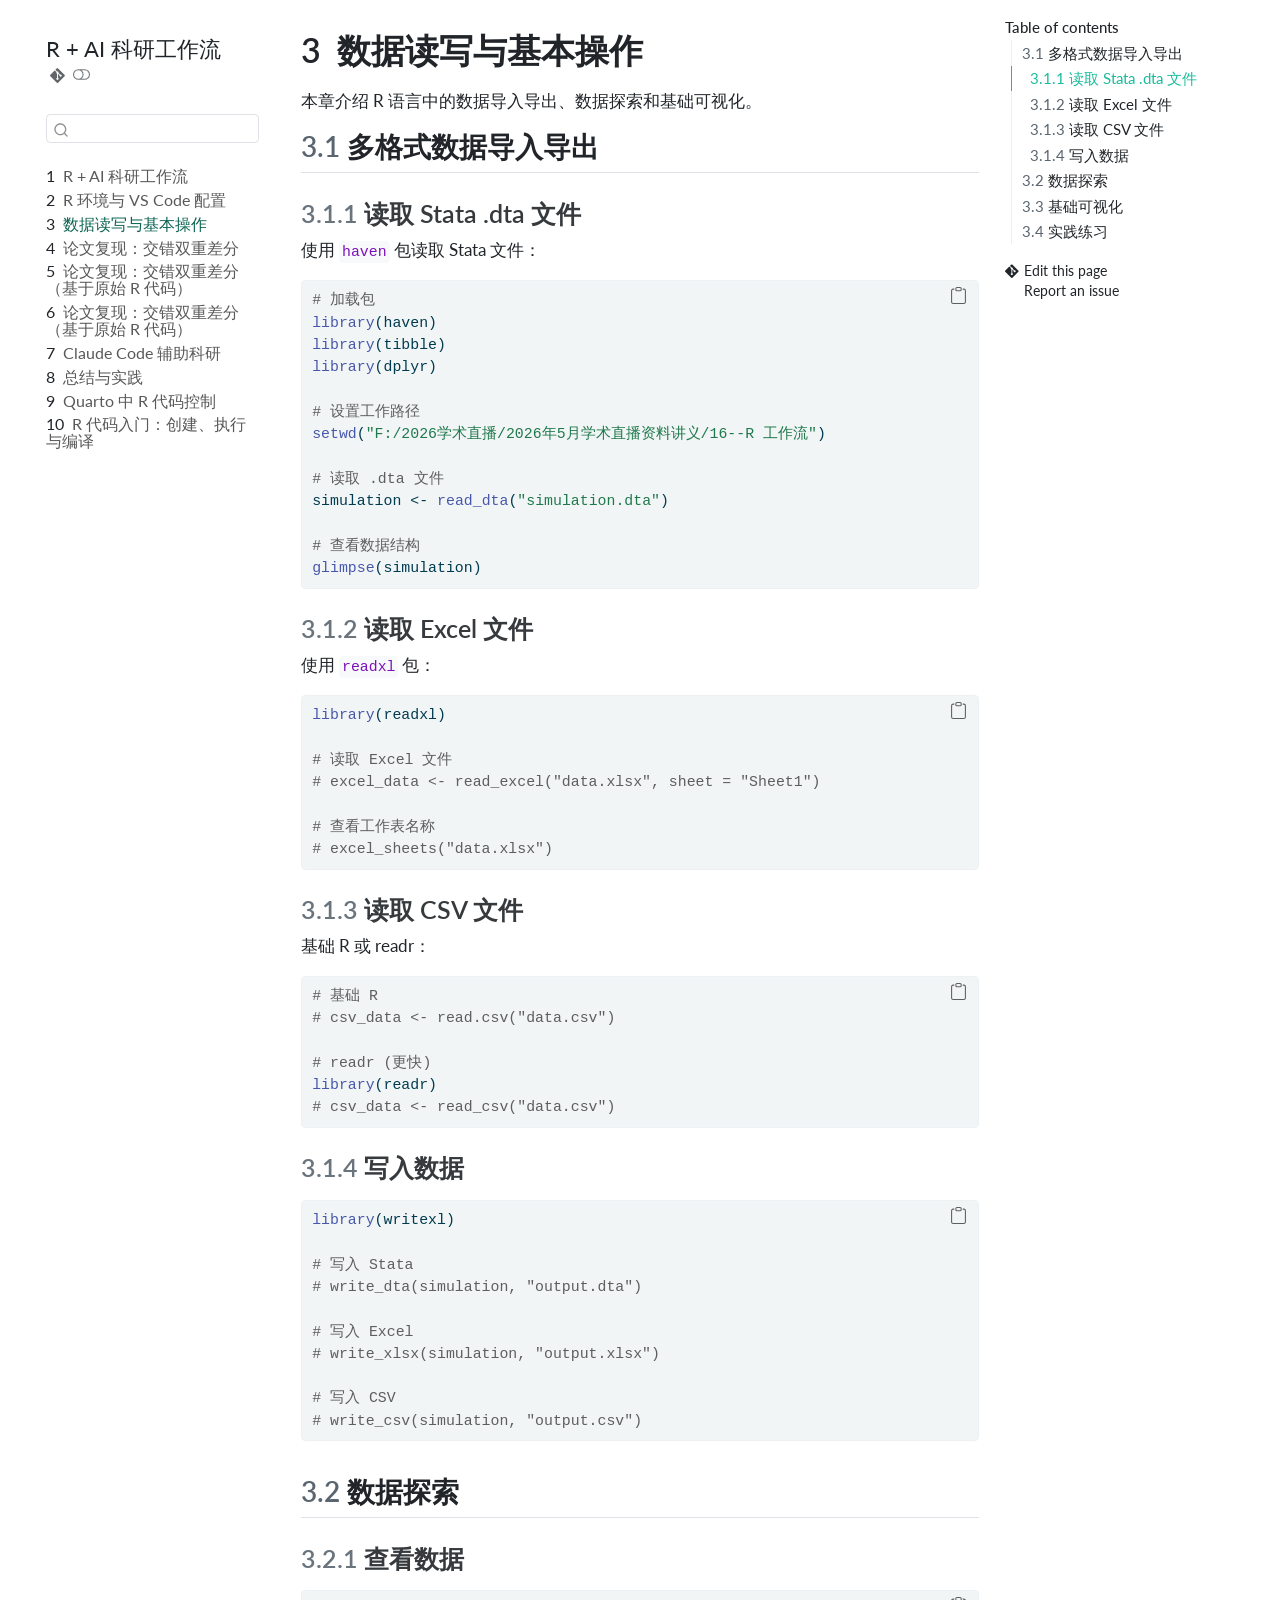
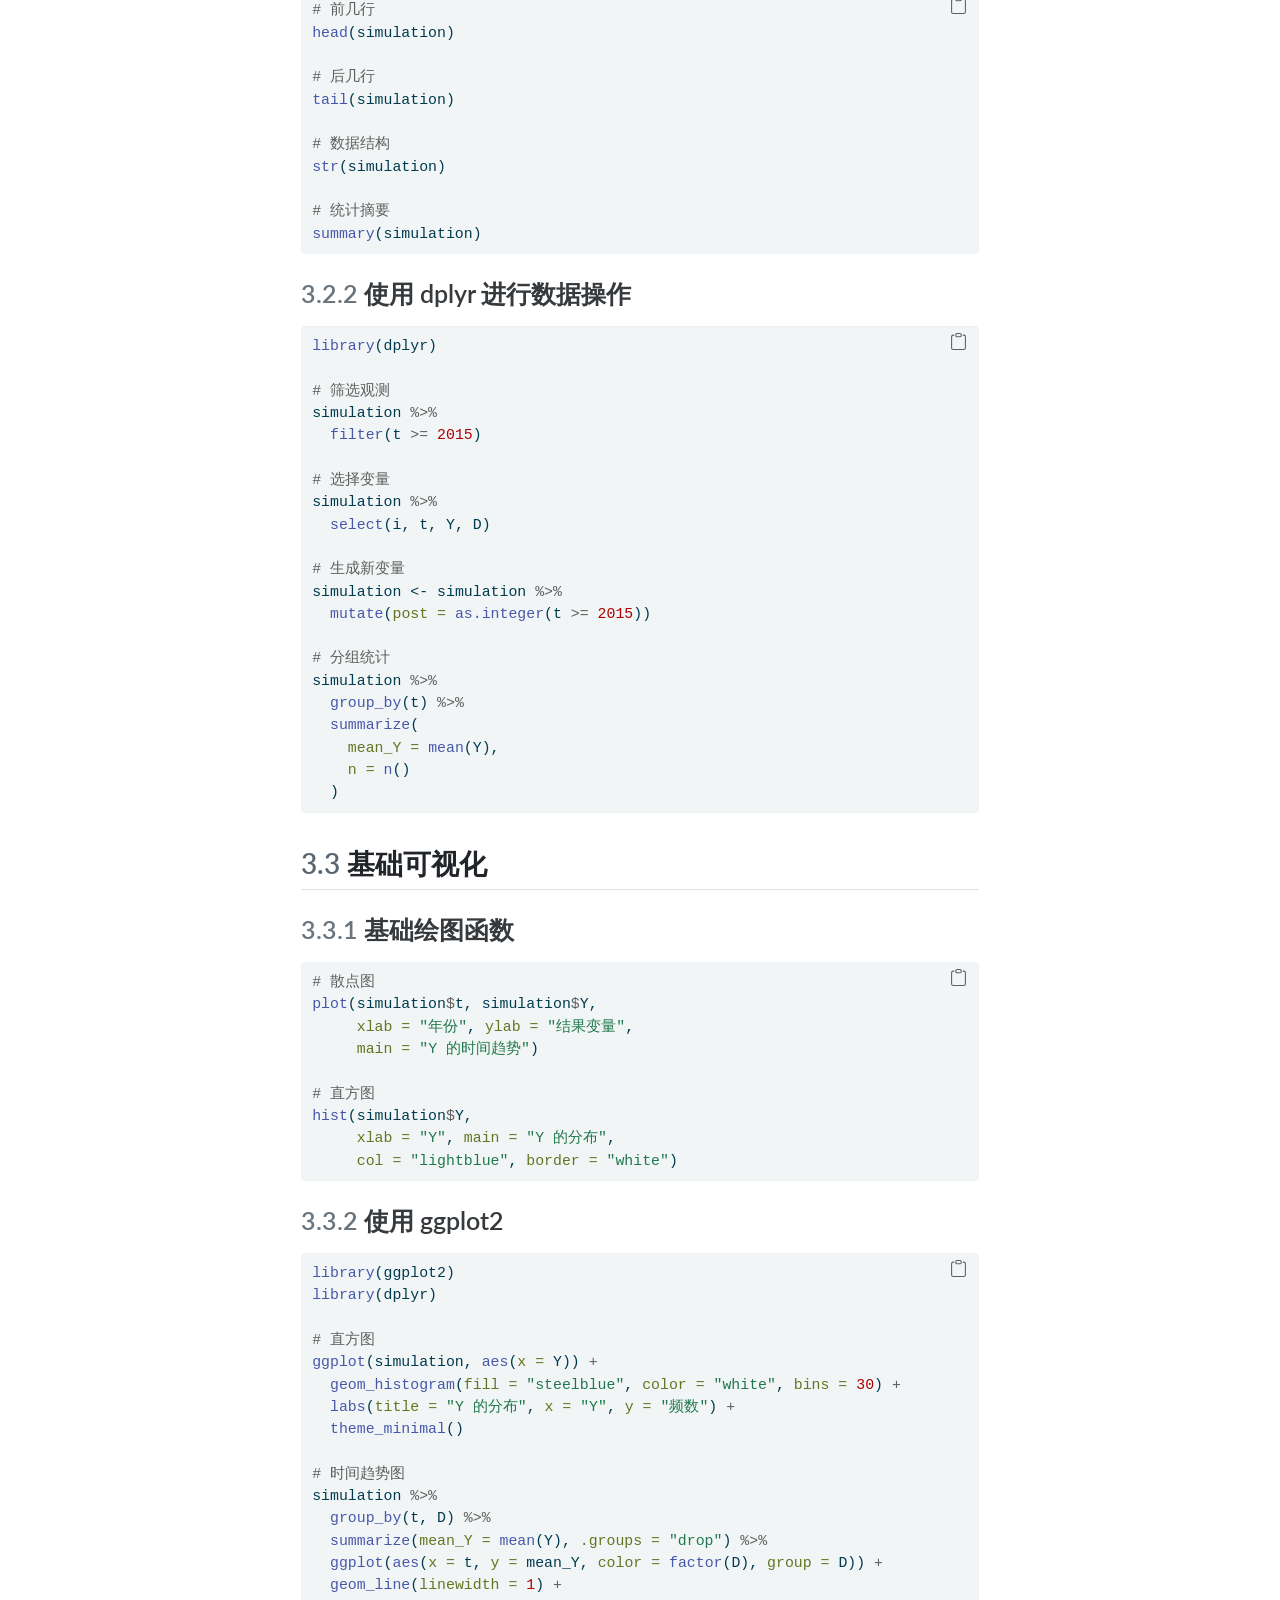
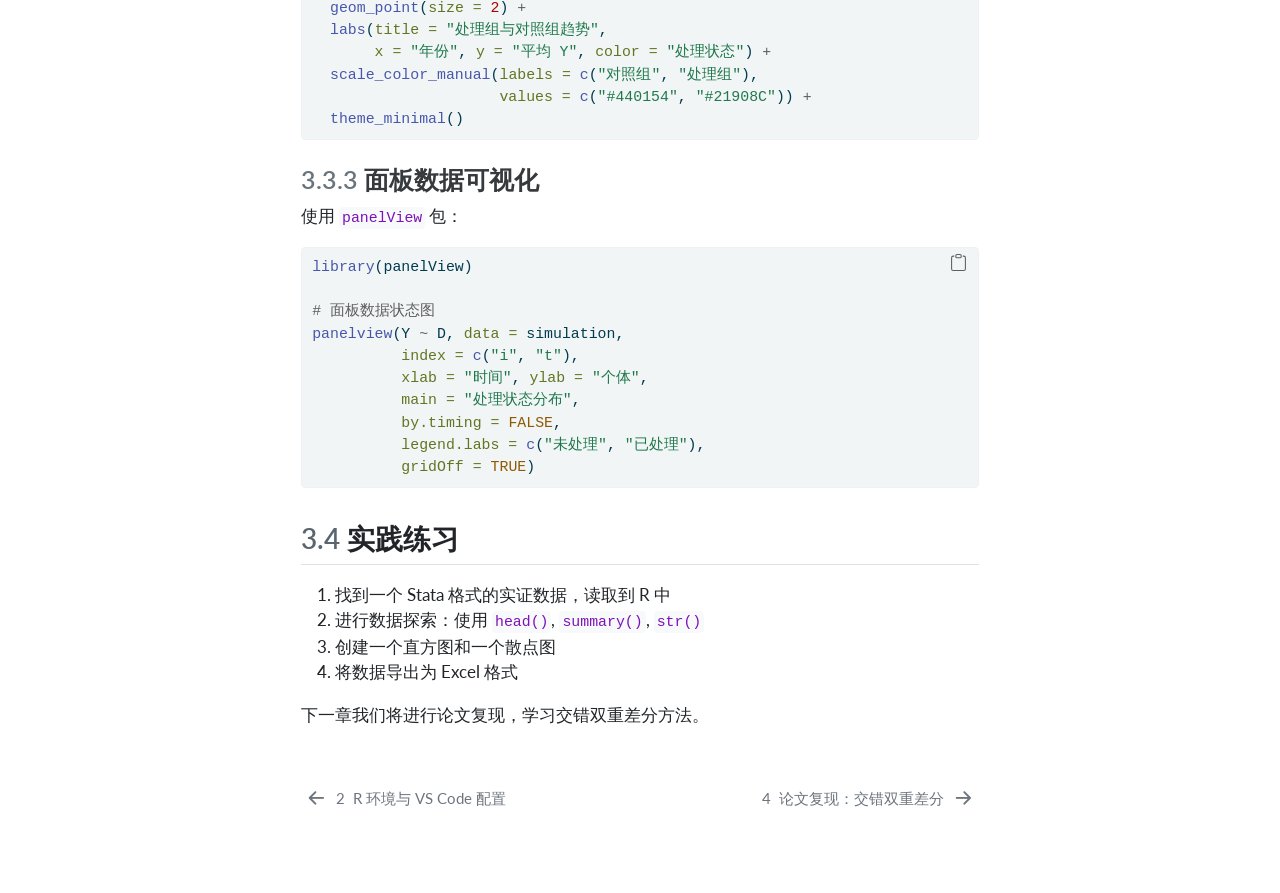
<file: docs/02-data.html>
<!DOCTYPE html>
<html xmlns="http://www.w3.org/1999/xhtml" lang="en" xml:lang="en"><head>

<meta charset="utf-8">
<meta name="generator" content="quarto-1.7.32">

<meta name="viewport" content="width=device-width, initial-scale=1.0, user-scalable=yes">


<title>3&nbsp; 数据读写与基本操作 – R + AI 科研工作流</title>
<style>
code{white-space: pre-wrap;}
span.smallcaps{font-variant: small-caps;}
div.columns{display: flex; gap: min(4vw, 1.5em);}
div.column{flex: auto; overflow-x: auto;}
div.hanging-indent{margin-left: 1.5em; text-indent: -1.5em;}
ul.task-list{list-style: none;}
ul.task-list li input[type="checkbox"] {
  width: 0.8em;
  margin: 0 0.8em 0.2em -1em; /* quarto-specific, see https://github.com/quarto-dev/quarto-cli/issues/4556 */ 
  vertical-align: middle;
}
/* CSS for syntax highlighting */
html { -webkit-text-size-adjust: 100%; }
pre > code.sourceCode { white-space: pre; position: relative; }
pre > code.sourceCode > span { display: inline-block; line-height: 1.25; }
pre > code.sourceCode > span:empty { height: 1.2em; }
.sourceCode { overflow: visible; }
code.sourceCode > span { color: inherit; text-decoration: inherit; }
div.sourceCode { margin: 1em 0; }
pre.sourceCode { margin: 0; }
@media screen {
div.sourceCode { overflow: auto; }
}
@media print {
pre > code.sourceCode { white-space: pre-wrap; }
pre > code.sourceCode > span { text-indent: -5em; padding-left: 5em; }
}
pre.numberSource code
  { counter-reset: source-line 0; }
pre.numberSource code > span
  { position: relative; left: -4em; counter-increment: source-line; }
pre.numberSource code > span > a:first-child::before
  { content: counter(source-line);
    position: relative; left: -1em; text-align: right; vertical-align: baseline;
    border: none; display: inline-block;
    -webkit-touch-callout: none; -webkit-user-select: none;
    -khtml-user-select: none; -moz-user-select: none;
    -ms-user-select: none; user-select: none;
    padding: 0 4px; width: 4em;
  }
pre.numberSource { margin-left: 3em;  padding-left: 4px; }
div.sourceCode
  {   }
@media screen {
pre > code.sourceCode > span > a:first-child::before { text-decoration: underline; }
}
</style>


<script src="site_libs/quarto-nav/quarto-nav.js"></script>
<script src="site_libs/quarto-nav/headroom.min.js"></script>
<script src="site_libs/clipboard/clipboard.min.js"></script>
<script src="site_libs/quarto-search/autocomplete.umd.js"></script>
<script src="site_libs/quarto-search/fuse.min.js"></script>
<script src="site_libs/quarto-search/quarto-search.js"></script>
<meta name="quarto:offset" content="./">
<link href="./03-replication.html" rel="next">
<link href="./01-setup.html" rel="prev">
<script src="site_libs/quarto-html/quarto.js" type="module"></script>
<script src="site_libs/quarto-html/tabsets/tabsets.js" type="module"></script>
<script src="site_libs/quarto-html/popper.min.js"></script>
<script src="site_libs/quarto-html/tippy.umd.min.js"></script>
<script src="site_libs/quarto-html/anchor.min.js"></script>
<link href="site_libs/quarto-html/tippy.css" rel="stylesheet">
<link href="site_libs/quarto-html/quarto-syntax-highlighting-37eea08aefeeee20ff55810ff984fec1.css" rel="stylesheet" class="quarto-color-scheme" id="quarto-text-highlighting-styles">
<link href="site_libs/quarto-html/quarto-syntax-highlighting-dark-2fef5ea3f8957b3e4ecc936fc74692ca.css" rel="stylesheet" class="quarto-color-scheme quarto-color-alternate" id="quarto-text-highlighting-styles">
<link href="site_libs/quarto-html/quarto-syntax-highlighting-37eea08aefeeee20ff55810ff984fec1.css" rel="stylesheet" class="quarto-color-scheme-extra" id="quarto-text-highlighting-styles">
<script src="site_libs/bootstrap/bootstrap.min.js"></script>
<link href="site_libs/bootstrap/bootstrap-icons.css" rel="stylesheet">
<link href="site_libs/bootstrap/bootstrap-fd3b02168e988177e8c40aa51adbf8e9.min.css" rel="stylesheet" append-hash="true" class="quarto-color-scheme" id="quarto-bootstrap" data-mode="light">
<link href="site_libs/bootstrap/bootstrap-dark-b6c1665382a3a253fc9fa4665ee4008a.min.css" rel="stylesheet" append-hash="true" class="quarto-color-scheme quarto-color-alternate" id="quarto-bootstrap" data-mode="dark">
<link href="site_libs/bootstrap/bootstrap-fd3b02168e988177e8c40aa51adbf8e9.min.css" rel="stylesheet" append-hash="true" class="quarto-color-scheme-extra" id="quarto-bootstrap" data-mode="light">
<script id="quarto-search-options" type="application/json">{
  "location": "sidebar",
  "copy-button": false,
  "collapse-after": 3,
  "panel-placement": "start",
  "type": "textbox",
  "limit": 50,
  "keyboard-shortcut": [
    "f",
    "/",
    "s"
  ],
  "show-item-context": false,
  "language": {
    "search-no-results-text": "No results",
    "search-matching-documents-text": "matching documents",
    "search-copy-link-title": "Copy link to search",
    "search-hide-matches-text": "Hide additional matches",
    "search-more-match-text": "more match in this document",
    "search-more-matches-text": "more matches in this document",
    "search-clear-button-title": "Clear",
    "search-text-placeholder": "",
    "search-detached-cancel-button-title": "Cancel",
    "search-submit-button-title": "Submit",
    "search-label": "Search"
  }
}</script>


<link rel="stylesheet" href="styles.css">
</head>

<body class="nav-sidebar floating quarto-light"><script id="quarto-html-before-body" type="application/javascript">
    const toggleBodyColorMode = (bsSheetEl) => {
      const mode = bsSheetEl.getAttribute("data-mode");
      const bodyEl = window.document.querySelector("body");
      if (mode === "dark") {
        bodyEl.classList.add("quarto-dark");
        bodyEl.classList.remove("quarto-light");
      } else {
        bodyEl.classList.add("quarto-light");
        bodyEl.classList.remove("quarto-dark");
      }
    }
    const toggleBodyColorPrimary = () => {
      const bsSheetEl = window.document.querySelector("link#quarto-bootstrap:not([rel=disabled-stylesheet])");
      if (bsSheetEl) {
        toggleBodyColorMode(bsSheetEl);
      }
    }
    const setColorSchemeToggle = (alternate) => {
      const toggles = window.document.querySelectorAll('.quarto-color-scheme-toggle');
      for (let i=0; i < toggles.length; i++) {
        const toggle = toggles[i];
        if (toggle) {
          if (alternate) {
            toggle.classList.add("alternate");
          } else {
            toggle.classList.remove("alternate");
          }
        }
      }
    };
    const toggleColorMode = (alternate) => {
      // Switch the stylesheets
      const primaryStylesheets = window.document.querySelectorAll('link.quarto-color-scheme:not(.quarto-color-alternate)');
      const alternateStylesheets = window.document.querySelectorAll('link.quarto-color-scheme.quarto-color-alternate');
      manageTransitions('#quarto-margin-sidebar .nav-link', false);
      if (alternate) {
        // note: dark is layered on light, we don't disable primary!
        enableStylesheet(alternateStylesheets);
        for (const sheetNode of alternateStylesheets) {
          if (sheetNode.id === "quarto-bootstrap") {
            toggleBodyColorMode(sheetNode);
          }
        }
      } else {
        disableStylesheet(alternateStylesheets);
        enableStylesheet(primaryStylesheets)
        toggleBodyColorPrimary();
      }
      manageTransitions('#quarto-margin-sidebar .nav-link', true);
      // Switch the toggles
      setColorSchemeToggle(alternate)
      // Hack to workaround the fact that safari doesn't
      // properly recolor the scrollbar when toggling (#1455)
      if (navigator.userAgent.indexOf('Safari') > 0 && navigator.userAgent.indexOf('Chrome') == -1) {
        manageTransitions("body", false);
        window.scrollTo(0, 1);
        setTimeout(() => {
          window.scrollTo(0, 0);
          manageTransitions("body", true);
        }, 40);
      }
    }
    const disableStylesheet = (stylesheets) => {
      for (let i=0; i < stylesheets.length; i++) {
        const stylesheet = stylesheets[i];
        stylesheet.rel = 'disabled-stylesheet';
      }
    }
    const enableStylesheet = (stylesheets) => {
      for (let i=0; i < stylesheets.length; i++) {
        const stylesheet = stylesheets[i];
        if(stylesheet.rel !== 'stylesheet') { // for Chrome, which will still FOUC without this check
          stylesheet.rel = 'stylesheet';
        }
      }
    }
    const manageTransitions = (selector, allowTransitions) => {
      const els = window.document.querySelectorAll(selector);
      for (let i=0; i < els.length; i++) {
        const el = els[i];
        if (allowTransitions) {
          el.classList.remove('notransition');
        } else {
          el.classList.add('notransition');
        }
      }
    }
    const isFileUrl = () => {
      return window.location.protocol === 'file:';
    }
    const hasAlternateSentinel = () => {
      let styleSentinel = getColorSchemeSentinel();
      if (styleSentinel !== null) {
        return styleSentinel === "alternate";
      } else {
        return false;
      }
    }
    const setStyleSentinel = (alternate) => {
      const value = alternate ? "alternate" : "default";
      if (!isFileUrl()) {
        window.localStorage.setItem("quarto-color-scheme", value);
      } else {
        localAlternateSentinel = value;
      }
    }
    const getColorSchemeSentinel = () => {
      if (!isFileUrl()) {
        const storageValue = window.localStorage.getItem("quarto-color-scheme");
        return storageValue != null ? storageValue : localAlternateSentinel;
      } else {
        return localAlternateSentinel;
      }
    }
    const toggleGiscusIfUsed = (isAlternate, darkModeDefault) => {
      const baseTheme = document.querySelector('#giscus-base-theme')?.value ?? 'light';
      const alternateTheme = document.querySelector('#giscus-alt-theme')?.value ?? 'dark';
      let newTheme = '';
      if(authorPrefersDark) {
        newTheme = isAlternate ? baseTheme : alternateTheme;
      } else {
        newTheme = isAlternate ? alternateTheme : baseTheme;
      }
      const changeGiscusTheme = () => {
        // From: https://github.com/giscus/giscus/issues/336
        const sendMessage = (message) => {
          const iframe = document.querySelector('iframe.giscus-frame');
          if (!iframe) return;
          iframe.contentWindow.postMessage({ giscus: message }, 'https://giscus.app');
        }
        sendMessage({
          setConfig: {
            theme: newTheme
          }
        });
      }
      const isGiscussLoaded = window.document.querySelector('iframe.giscus-frame') !== null;
      if (isGiscussLoaded) {
        changeGiscusTheme();
      }
    };
    const authorPrefersDark = false;
    const darkModeDefault = authorPrefersDark;
      document.querySelector('link#quarto-text-highlighting-styles.quarto-color-scheme-extra').rel = 'disabled-stylesheet';
      document.querySelector('link#quarto-bootstrap.quarto-color-scheme-extra').rel = 'disabled-stylesheet';
    let localAlternateSentinel = darkModeDefault ? 'alternate' : 'default';
    // Dark / light mode switch
    window.quartoToggleColorScheme = () => {
      // Read the current dark / light value
      let toAlternate = !hasAlternateSentinel();
      toggleColorMode(toAlternate);
      setStyleSentinel(toAlternate);
      toggleGiscusIfUsed(toAlternate, darkModeDefault);
      window.dispatchEvent(new Event('resize'));
    };
    // Switch to dark mode if need be
    if (hasAlternateSentinel()) {
      toggleColorMode(true);
    } else {
      toggleColorMode(false);
    }
  </script>

<div id="quarto-search-results"></div>
  <header id="quarto-header" class="headroom fixed-top">
  <nav class="quarto-secondary-nav">
    <div class="container-fluid d-flex">
      <button type="button" class="quarto-btn-toggle btn" data-bs-toggle="collapse" role="button" data-bs-target=".quarto-sidebar-collapse-item" aria-controls="quarto-sidebar" aria-expanded="false" aria-label="Toggle sidebar navigation" onclick="if (window.quartoToggleHeadroom) { window.quartoToggleHeadroom(); }">
        <i class="bi bi-layout-text-sidebar-reverse"></i>
      </button>
        <nav class="quarto-page-breadcrumbs" aria-label="breadcrumb"><ol class="breadcrumb"><li class="breadcrumb-item"><a href="./02-data.html"><span class="chapter-number">3</span>&nbsp; <span class="chapter-title">数据读写与基本操作</span></a></li></ol></nav>
        <a class="flex-grow-1" role="navigation" data-bs-toggle="collapse" data-bs-target=".quarto-sidebar-collapse-item" aria-controls="quarto-sidebar" aria-expanded="false" aria-label="Toggle sidebar navigation" onclick="if (window.quartoToggleHeadroom) { window.quartoToggleHeadroom(); }">      
        </a>
      <button type="button" class="btn quarto-search-button" aria-label="Search" onclick="window.quartoOpenSearch();">
        <i class="bi bi-search"></i>
      </button>
    </div>
  </nav>
</header>
<!-- content -->
<div id="quarto-content" class="quarto-container page-columns page-rows-contents page-layout-article">
<!-- sidebar -->
  <nav id="quarto-sidebar" class="sidebar collapse collapse-horizontal quarto-sidebar-collapse-item sidebar-navigation floating overflow-auto">
    <div class="pt-lg-2 mt-2 text-left sidebar-header">
    <div class="sidebar-title mb-0 py-0">
      <a href="./">R + AI 科研工作流</a> 
        <div class="sidebar-tools-main">
    <a href="https:www.aistata.cn" title="Source Code" class="quarto-navigation-tool px-1" aria-label="Source Code"><i class="bi bi-git"></i></a>
  <a href="" class="quarto-color-scheme-toggle quarto-navigation-tool  px-1" onclick="window.quartoToggleColorScheme(); return false;" title="Toggle dark mode"><i class="bi"></i></a>
</div>
    </div>
      </div>
        <div class="mt-2 flex-shrink-0 align-items-center">
        <div class="sidebar-search">
        <div id="quarto-search" class="" title="Search"></div>
        </div>
        </div>
    <div class="sidebar-menu-container"> 
    <ul class="list-unstyled mt-1">
        <li class="sidebar-item">
  <div class="sidebar-item-container"> 
  <a href="./index.html" class="sidebar-item-text sidebar-link">
 <span class="menu-text"><span class="chapter-number">1</span>&nbsp; <span class="chapter-title">R + AI 科研工作流</span></span></a>
  </div>
</li>
        <li class="sidebar-item">
  <div class="sidebar-item-container"> 
  <a href="./01-setup.html" class="sidebar-item-text sidebar-link">
 <span class="menu-text"><span class="chapter-number">2</span>&nbsp; <span class="chapter-title">R 环境与 VS Code 配置</span></span></a>
  </div>
</li>
        <li class="sidebar-item">
  <div class="sidebar-item-container"> 
  <a href="./02-data.html" class="sidebar-item-text sidebar-link active">
 <span class="menu-text"><span class="chapter-number">3</span>&nbsp; <span class="chapter-title">数据读写与基本操作</span></span></a>
  </div>
</li>
        <li class="sidebar-item">
  <div class="sidebar-item-container"> 
  <a href="./03-replication.html" class="sidebar-item-text sidebar-link">
 <span class="menu-text"><span class="chapter-number">4</span>&nbsp; <span class="chapter-title">论文复现：交错双重差分</span></span></a>
  </div>
</li>
        <li class="sidebar-item">
  <div class="sidebar-item-container"> 
  <a href="./03-replication-02.html" class="sidebar-item-text sidebar-link">
 <span class="menu-text"><span class="chapter-number">5</span>&nbsp; <span class="chapter-title">论文复现：交错双重差分（基于原始 R 代码）</span></span></a>
  </div>
</li>
        <li class="sidebar-item">
  <div class="sidebar-item-container"> 
  <a href="./03-replication-03-Code.html" class="sidebar-item-text sidebar-link">
 <span class="menu-text"><span class="chapter-number">6</span>&nbsp; <span class="chapter-title">论文复现：交错双重差分（基于原始 R 代码）</span></span></a>
  </div>
</li>
        <li class="sidebar-item">
  <div class="sidebar-item-container"> 
  <a href="./04-claude.html" class="sidebar-item-text sidebar-link">
 <span class="menu-text"><span class="chapter-number">7</span>&nbsp; <span class="chapter-title">Claude Code 辅助科研</span></span></a>
  </div>
</li>
        <li class="sidebar-item">
  <div class="sidebar-item-container"> 
  <a href="./05-summary.html" class="sidebar-item-text sidebar-link">
 <span class="menu-text"><span class="chapter-number">8</span>&nbsp; <span class="chapter-title">总结与实践</span></span></a>
  </div>
</li>
        <li class="sidebar-item">
  <div class="sidebar-item-container"> 
  <a href="./06-RCode.html" class="sidebar-item-text sidebar-link">
 <span class="menu-text"><span class="chapter-number">9</span>&nbsp; <span class="chapter-title">Quarto 中 R 代码控制</span></span></a>
  </div>
</li>
        <li class="sidebar-item">
  <div class="sidebar-item-container"> 
  <a href="./07-R-intro.html" class="sidebar-item-text sidebar-link">
 <span class="menu-text"><span class="chapter-number">10</span>&nbsp; <span class="chapter-title">R 代码入门：创建、执行与编译</span></span></a>
  </div>
</li>
    </ul>
    </div>
</nav>
<div id="quarto-sidebar-glass" class="quarto-sidebar-collapse-item" data-bs-toggle="collapse" data-bs-target=".quarto-sidebar-collapse-item"></div>
<!-- margin-sidebar -->
    <div id="quarto-margin-sidebar" class="sidebar margin-sidebar">
        <nav id="TOC" role="doc-toc" class="toc-active">
    <h2 id="toc-title">Table of contents</h2>
   
  <ul>
  <li><a href="#多格式数据导入导出" id="toc-多格式数据导入导出" class="nav-link active" data-scroll-target="#多格式数据导入导出"><span class="header-section-number">3.1</span> 多格式数据导入导出</a>
  <ul class="collapse">
  <li><a href="#读取-stata-.dta-文件" id="toc-读取-stata-.dta-文件" class="nav-link" data-scroll-target="#读取-stata-.dta-文件"><span class="header-section-number">3.1.1</span> 读取 Stata .dta 文件</a></li>
  <li><a href="#读取-excel-文件" id="toc-读取-excel-文件" class="nav-link" data-scroll-target="#读取-excel-文件"><span class="header-section-number">3.1.2</span> 读取 Excel 文件</a></li>
  <li><a href="#读取-csv-文件" id="toc-读取-csv-文件" class="nav-link" data-scroll-target="#读取-csv-文件"><span class="header-section-number">3.1.3</span> 读取 CSV 文件</a></li>
  <li><a href="#写入数据" id="toc-写入数据" class="nav-link" data-scroll-target="#写入数据"><span class="header-section-number">3.1.4</span> 写入数据</a></li>
  </ul></li>
  <li><a href="#数据探索" id="toc-数据探索" class="nav-link" data-scroll-target="#数据探索"><span class="header-section-number">3.2</span> 数据探索</a>
  <ul class="collapse">
  <li><a href="#查看数据" id="toc-查看数据" class="nav-link" data-scroll-target="#查看数据"><span class="header-section-number">3.2.1</span> 查看数据</a></li>
  <li><a href="#使用-dplyr-进行数据操作" id="toc-使用-dplyr-进行数据操作" class="nav-link" data-scroll-target="#使用-dplyr-进行数据操作"><span class="header-section-number">3.2.2</span> 使用 dplyr 进行数据操作</a></li>
  </ul></li>
  <li><a href="#基础可视化" id="toc-基础可视化" class="nav-link" data-scroll-target="#基础可视化"><span class="header-section-number">3.3</span> 基础可视化</a>
  <ul class="collapse">
  <li><a href="#基础绘图函数" id="toc-基础绘图函数" class="nav-link" data-scroll-target="#基础绘图函数"><span class="header-section-number">3.3.1</span> 基础绘图函数</a></li>
  <li><a href="#使用-ggplot2" id="toc-使用-ggplot2" class="nav-link" data-scroll-target="#使用-ggplot2"><span class="header-section-number">3.3.2</span> 使用 ggplot2</a></li>
  <li><a href="#面板数据可视化" id="toc-面板数据可视化" class="nav-link" data-scroll-target="#面板数据可视化"><span class="header-section-number">3.3.3</span> 面板数据可视化</a></li>
  </ul></li>
  <li><a href="#实践练习" id="toc-实践练习" class="nav-link" data-scroll-target="#实践练习"><span class="header-section-number">3.4</span> 实践练习</a></li>
  </ul>
<div class="toc-actions"><ul><li><a href="https:www.aistata.cn/edit/main/02-data.qmd" class="toc-action"><i class="bi bi-git"></i>Edit this page</a></li><li><a href="https:www.aistata.cn/issues/new" class="toc-action"><i class="bi empty"></i>Report an issue</a></li></ul></div></nav>
    </div>
<!-- main -->
<main class="content" id="quarto-document-content">


<header id="title-block-header" class="quarto-title-block default">
<div class="quarto-title">
<h1 class="title"><span id="data" class="quarto-section-identifier"><span class="chapter-number">3</span>&nbsp; <span class="chapter-title">数据读写与基本操作</span></span></h1>
</div>



<div class="quarto-title-meta">

    
  
    
  </div>
  


</header>


<p>本章介绍 R 语言中的数据导入导出、数据探索和基础可视化。</p>
<section id="多格式数据导入导出" class="level2" data-number="3.1">
<h2 data-number="3.1" class="anchored" data-anchor-id="多格式数据导入导出"><span class="header-section-number">3.1</span> 多格式数据导入导出</h2>
<section id="读取-stata-.dta-文件" class="level3" data-number="3.1.1">
<h3 data-number="3.1.1" class="anchored" data-anchor-id="读取-stata-.dta-文件"><span class="header-section-number">3.1.1</span> 读取 Stata .dta 文件</h3>
<p>使用 <code>haven</code> 包读取 Stata 文件：</p>
<div class="cell">
<div class="sourceCode cell-code" id="cb1"><pre class="sourceCode r code-with-copy"><code class="sourceCode r"><span id="cb1-1"><a href="#cb1-1" aria-hidden="true" tabindex="-1"></a><span class="co"># 加载包</span></span>
<span id="cb1-2"><a href="#cb1-2" aria-hidden="true" tabindex="-1"></a><span class="fu">library</span>(haven)</span>
<span id="cb1-3"><a href="#cb1-3" aria-hidden="true" tabindex="-1"></a><span class="fu">library</span>(tibble)</span>
<span id="cb1-4"><a href="#cb1-4" aria-hidden="true" tabindex="-1"></a><span class="fu">library</span>(dplyr)</span>
<span id="cb1-5"><a href="#cb1-5" aria-hidden="true" tabindex="-1"></a></span>
<span id="cb1-6"><a href="#cb1-6" aria-hidden="true" tabindex="-1"></a><span class="co"># 设置工作路径</span></span>
<span id="cb1-7"><a href="#cb1-7" aria-hidden="true" tabindex="-1"></a><span class="fu">setwd</span>(<span class="st">"F:/2026学术直播/2026年5月学术直播资料讲义/16--R 工作流"</span>)</span>
<span id="cb1-8"><a href="#cb1-8" aria-hidden="true" tabindex="-1"></a></span>
<span id="cb1-9"><a href="#cb1-9" aria-hidden="true" tabindex="-1"></a><span class="co"># 读取 .dta 文件</span></span>
<span id="cb1-10"><a href="#cb1-10" aria-hidden="true" tabindex="-1"></a>simulation <span class="ot">&lt;-</span> <span class="fu">read_dta</span>(<span class="st">"simulation.dta"</span>)</span>
<span id="cb1-11"><a href="#cb1-11" aria-hidden="true" tabindex="-1"></a></span>
<span id="cb1-12"><a href="#cb1-12" aria-hidden="true" tabindex="-1"></a><span class="co"># 查看数据结构</span></span>
<span id="cb1-13"><a href="#cb1-13" aria-hidden="true" tabindex="-1"></a><span class="fu">glimpse</span>(simulation)</span></code><button title="Copy to Clipboard" class="code-copy-button"><i class="bi"></i></button></pre></div>
</div>
</section>
<section id="读取-excel-文件" class="level3" data-number="3.1.2">
<h3 data-number="3.1.2" class="anchored" data-anchor-id="读取-excel-文件"><span class="header-section-number">3.1.2</span> 读取 Excel 文件</h3>
<p>使用 <code>readxl</code> 包：</p>
<div class="cell">
<div class="sourceCode cell-code" id="cb2"><pre class="sourceCode r code-with-copy"><code class="sourceCode r"><span id="cb2-1"><a href="#cb2-1" aria-hidden="true" tabindex="-1"></a><span class="fu">library</span>(readxl)</span>
<span id="cb2-2"><a href="#cb2-2" aria-hidden="true" tabindex="-1"></a></span>
<span id="cb2-3"><a href="#cb2-3" aria-hidden="true" tabindex="-1"></a><span class="co"># 读取 Excel 文件</span></span>
<span id="cb2-4"><a href="#cb2-4" aria-hidden="true" tabindex="-1"></a><span class="co"># excel_data &lt;- read_excel("data.xlsx", sheet = "Sheet1")</span></span>
<span id="cb2-5"><a href="#cb2-5" aria-hidden="true" tabindex="-1"></a></span>
<span id="cb2-6"><a href="#cb2-6" aria-hidden="true" tabindex="-1"></a><span class="co"># 查看工作表名称</span></span>
<span id="cb2-7"><a href="#cb2-7" aria-hidden="true" tabindex="-1"></a><span class="co"># excel_sheets("data.xlsx")</span></span></code><button title="Copy to Clipboard" class="code-copy-button"><i class="bi"></i></button></pre></div>
</div>
</section>
<section id="读取-csv-文件" class="level3" data-number="3.1.3">
<h3 data-number="3.1.3" class="anchored" data-anchor-id="读取-csv-文件"><span class="header-section-number">3.1.3</span> 读取 CSV 文件</h3>
<p>基础 R 或 readr：</p>
<div class="cell">
<div class="sourceCode cell-code" id="cb3"><pre class="sourceCode r code-with-copy"><code class="sourceCode r"><span id="cb3-1"><a href="#cb3-1" aria-hidden="true" tabindex="-1"></a><span class="co"># 基础 R</span></span>
<span id="cb3-2"><a href="#cb3-2" aria-hidden="true" tabindex="-1"></a><span class="co"># csv_data &lt;- read.csv("data.csv")</span></span>
<span id="cb3-3"><a href="#cb3-3" aria-hidden="true" tabindex="-1"></a></span>
<span id="cb3-4"><a href="#cb3-4" aria-hidden="true" tabindex="-1"></a><span class="co"># readr (更快)</span></span>
<span id="cb3-5"><a href="#cb3-5" aria-hidden="true" tabindex="-1"></a><span class="fu">library</span>(readr)</span>
<span id="cb3-6"><a href="#cb3-6" aria-hidden="true" tabindex="-1"></a><span class="co"># csv_data &lt;- read_csv("data.csv")</span></span></code><button title="Copy to Clipboard" class="code-copy-button"><i class="bi"></i></button></pre></div>
</div>
</section>
<section id="写入数据" class="level3" data-number="3.1.4">
<h3 data-number="3.1.4" class="anchored" data-anchor-id="写入数据"><span class="header-section-number">3.1.4</span> 写入数据</h3>
<div class="cell">
<div class="sourceCode cell-code" id="cb4"><pre class="sourceCode r code-with-copy"><code class="sourceCode r"><span id="cb4-1"><a href="#cb4-1" aria-hidden="true" tabindex="-1"></a><span class="fu">library</span>(writexl)</span>
<span id="cb4-2"><a href="#cb4-2" aria-hidden="true" tabindex="-1"></a></span>
<span id="cb4-3"><a href="#cb4-3" aria-hidden="true" tabindex="-1"></a><span class="co"># 写入 Stata</span></span>
<span id="cb4-4"><a href="#cb4-4" aria-hidden="true" tabindex="-1"></a><span class="co"># write_dta(simulation, "output.dta")</span></span>
<span id="cb4-5"><a href="#cb4-5" aria-hidden="true" tabindex="-1"></a></span>
<span id="cb4-6"><a href="#cb4-6" aria-hidden="true" tabindex="-1"></a><span class="co"># 写入 Excel</span></span>
<span id="cb4-7"><a href="#cb4-7" aria-hidden="true" tabindex="-1"></a><span class="co"># write_xlsx(simulation, "output.xlsx")</span></span>
<span id="cb4-8"><a href="#cb4-8" aria-hidden="true" tabindex="-1"></a></span>
<span id="cb4-9"><a href="#cb4-9" aria-hidden="true" tabindex="-1"></a><span class="co"># 写入 CSV</span></span>
<span id="cb4-10"><a href="#cb4-10" aria-hidden="true" tabindex="-1"></a><span class="co"># write_csv(simulation, "output.csv")</span></span></code><button title="Copy to Clipboard" class="code-copy-button"><i class="bi"></i></button></pre></div>
</div>
</section>
</section>
<section id="数据探索" class="level2" data-number="3.2">
<h2 data-number="3.2" class="anchored" data-anchor-id="数据探索"><span class="header-section-number">3.2</span> 数据探索</h2>
<section id="查看数据" class="level3" data-number="3.2.1">
<h3 data-number="3.2.1" class="anchored" data-anchor-id="查看数据"><span class="header-section-number">3.2.1</span> 查看数据</h3>
<div class="cell">
<div class="sourceCode cell-code" id="cb5"><pre class="sourceCode r code-with-copy"><code class="sourceCode r"><span id="cb5-1"><a href="#cb5-1" aria-hidden="true" tabindex="-1"></a><span class="co"># 前几行</span></span>
<span id="cb5-2"><a href="#cb5-2" aria-hidden="true" tabindex="-1"></a><span class="fu">head</span>(simulation)</span>
<span id="cb5-3"><a href="#cb5-3" aria-hidden="true" tabindex="-1"></a></span>
<span id="cb5-4"><a href="#cb5-4" aria-hidden="true" tabindex="-1"></a><span class="co"># 后几行</span></span>
<span id="cb5-5"><a href="#cb5-5" aria-hidden="true" tabindex="-1"></a><span class="fu">tail</span>(simulation)</span>
<span id="cb5-6"><a href="#cb5-6" aria-hidden="true" tabindex="-1"></a></span>
<span id="cb5-7"><a href="#cb5-7" aria-hidden="true" tabindex="-1"></a><span class="co"># 数据结构</span></span>
<span id="cb5-8"><a href="#cb5-8" aria-hidden="true" tabindex="-1"></a><span class="fu">str</span>(simulation)</span>
<span id="cb5-9"><a href="#cb5-9" aria-hidden="true" tabindex="-1"></a></span>
<span id="cb5-10"><a href="#cb5-10" aria-hidden="true" tabindex="-1"></a><span class="co"># 统计摘要</span></span>
<span id="cb5-11"><a href="#cb5-11" aria-hidden="true" tabindex="-1"></a><span class="fu">summary</span>(simulation)</span></code><button title="Copy to Clipboard" class="code-copy-button"><i class="bi"></i></button></pre></div>
</div>
</section>
<section id="使用-dplyr-进行数据操作" class="level3" data-number="3.2.2">
<h3 data-number="3.2.2" class="anchored" data-anchor-id="使用-dplyr-进行数据操作"><span class="header-section-number">3.2.2</span> 使用 dplyr 进行数据操作</h3>
<div class="cell">
<div class="sourceCode cell-code" id="cb6"><pre class="sourceCode r code-with-copy"><code class="sourceCode r"><span id="cb6-1"><a href="#cb6-1" aria-hidden="true" tabindex="-1"></a><span class="fu">library</span>(dplyr)</span>
<span id="cb6-2"><a href="#cb6-2" aria-hidden="true" tabindex="-1"></a></span>
<span id="cb6-3"><a href="#cb6-3" aria-hidden="true" tabindex="-1"></a><span class="co"># 筛选观测</span></span>
<span id="cb6-4"><a href="#cb6-4" aria-hidden="true" tabindex="-1"></a>simulation <span class="sc">%&gt;%</span></span>
<span id="cb6-5"><a href="#cb6-5" aria-hidden="true" tabindex="-1"></a>  <span class="fu">filter</span>(t <span class="sc">&gt;=</span> <span class="dv">2015</span>)</span>
<span id="cb6-6"><a href="#cb6-6" aria-hidden="true" tabindex="-1"></a></span>
<span id="cb6-7"><a href="#cb6-7" aria-hidden="true" tabindex="-1"></a><span class="co"># 选择变量</span></span>
<span id="cb6-8"><a href="#cb6-8" aria-hidden="true" tabindex="-1"></a>simulation <span class="sc">%&gt;%</span></span>
<span id="cb6-9"><a href="#cb6-9" aria-hidden="true" tabindex="-1"></a>  <span class="fu">select</span>(i, t, Y, D)</span>
<span id="cb6-10"><a href="#cb6-10" aria-hidden="true" tabindex="-1"></a></span>
<span id="cb6-11"><a href="#cb6-11" aria-hidden="true" tabindex="-1"></a><span class="co"># 生成新变量</span></span>
<span id="cb6-12"><a href="#cb6-12" aria-hidden="true" tabindex="-1"></a>simulation <span class="ot">&lt;-</span> simulation <span class="sc">%&gt;%</span></span>
<span id="cb6-13"><a href="#cb6-13" aria-hidden="true" tabindex="-1"></a>  <span class="fu">mutate</span>(<span class="at">post =</span> <span class="fu">as.integer</span>(t <span class="sc">&gt;=</span> <span class="dv">2015</span>))</span>
<span id="cb6-14"><a href="#cb6-14" aria-hidden="true" tabindex="-1"></a></span>
<span id="cb6-15"><a href="#cb6-15" aria-hidden="true" tabindex="-1"></a><span class="co"># 分组统计</span></span>
<span id="cb6-16"><a href="#cb6-16" aria-hidden="true" tabindex="-1"></a>simulation <span class="sc">%&gt;%</span></span>
<span id="cb6-17"><a href="#cb6-17" aria-hidden="true" tabindex="-1"></a>  <span class="fu">group_by</span>(t) <span class="sc">%&gt;%</span></span>
<span id="cb6-18"><a href="#cb6-18" aria-hidden="true" tabindex="-1"></a>  <span class="fu">summarize</span>(</span>
<span id="cb6-19"><a href="#cb6-19" aria-hidden="true" tabindex="-1"></a>    <span class="at">mean_Y =</span> <span class="fu">mean</span>(Y),</span>
<span id="cb6-20"><a href="#cb6-20" aria-hidden="true" tabindex="-1"></a>    <span class="at">n =</span> <span class="fu">n</span>()</span>
<span id="cb6-21"><a href="#cb6-21" aria-hidden="true" tabindex="-1"></a>  )</span></code><button title="Copy to Clipboard" class="code-copy-button"><i class="bi"></i></button></pre></div>
</div>
</section>
</section>
<section id="基础可视化" class="level2" data-number="3.3">
<h2 data-number="3.3" class="anchored" data-anchor-id="基础可视化"><span class="header-section-number">3.3</span> 基础可视化</h2>
<section id="基础绘图函数" class="level3" data-number="3.3.1">
<h3 data-number="3.3.1" class="anchored" data-anchor-id="基础绘图函数"><span class="header-section-number">3.3.1</span> 基础绘图函数</h3>
<div class="cell">
<div class="sourceCode cell-code" id="cb7"><pre class="sourceCode r code-with-copy"><code class="sourceCode r"><span id="cb7-1"><a href="#cb7-1" aria-hidden="true" tabindex="-1"></a><span class="co"># 散点图</span></span>
<span id="cb7-2"><a href="#cb7-2" aria-hidden="true" tabindex="-1"></a><span class="fu">plot</span>(simulation<span class="sc">$</span>t, simulation<span class="sc">$</span>Y,</span>
<span id="cb7-3"><a href="#cb7-3" aria-hidden="true" tabindex="-1"></a>     <span class="at">xlab =</span> <span class="st">"年份"</span>, <span class="at">ylab =</span> <span class="st">"结果变量"</span>,</span>
<span id="cb7-4"><a href="#cb7-4" aria-hidden="true" tabindex="-1"></a>     <span class="at">main =</span> <span class="st">"Y 的时间趋势"</span>)</span>
<span id="cb7-5"><a href="#cb7-5" aria-hidden="true" tabindex="-1"></a></span>
<span id="cb7-6"><a href="#cb7-6" aria-hidden="true" tabindex="-1"></a><span class="co"># 直方图</span></span>
<span id="cb7-7"><a href="#cb7-7" aria-hidden="true" tabindex="-1"></a><span class="fu">hist</span>(simulation<span class="sc">$</span>Y,</span>
<span id="cb7-8"><a href="#cb7-8" aria-hidden="true" tabindex="-1"></a>     <span class="at">xlab =</span> <span class="st">"Y"</span>, <span class="at">main =</span> <span class="st">"Y 的分布"</span>,</span>
<span id="cb7-9"><a href="#cb7-9" aria-hidden="true" tabindex="-1"></a>     <span class="at">col =</span> <span class="st">"lightblue"</span>, <span class="at">border =</span> <span class="st">"white"</span>)</span></code><button title="Copy to Clipboard" class="code-copy-button"><i class="bi"></i></button></pre></div>
</div>
</section>
<section id="使用-ggplot2" class="level3" data-number="3.3.2">
<h3 data-number="3.3.2" class="anchored" data-anchor-id="使用-ggplot2"><span class="header-section-number">3.3.2</span> 使用 ggplot2</h3>
<div class="cell">
<div class="sourceCode cell-code" id="cb8"><pre class="sourceCode r code-with-copy"><code class="sourceCode r"><span id="cb8-1"><a href="#cb8-1" aria-hidden="true" tabindex="-1"></a><span class="fu">library</span>(ggplot2)</span>
<span id="cb8-2"><a href="#cb8-2" aria-hidden="true" tabindex="-1"></a><span class="fu">library</span>(dplyr)</span>
<span id="cb8-3"><a href="#cb8-3" aria-hidden="true" tabindex="-1"></a></span>
<span id="cb8-4"><a href="#cb8-4" aria-hidden="true" tabindex="-1"></a><span class="co"># 直方图</span></span>
<span id="cb8-5"><a href="#cb8-5" aria-hidden="true" tabindex="-1"></a><span class="fu">ggplot</span>(simulation, <span class="fu">aes</span>(<span class="at">x =</span> Y)) <span class="sc">+</span></span>
<span id="cb8-6"><a href="#cb8-6" aria-hidden="true" tabindex="-1"></a>  <span class="fu">geom_histogram</span>(<span class="at">fill =</span> <span class="st">"steelblue"</span>, <span class="at">color =</span> <span class="st">"white"</span>, <span class="at">bins =</span> <span class="dv">30</span>) <span class="sc">+</span></span>
<span id="cb8-7"><a href="#cb8-7" aria-hidden="true" tabindex="-1"></a>  <span class="fu">labs</span>(<span class="at">title =</span> <span class="st">"Y 的分布"</span>, <span class="at">x =</span> <span class="st">"Y"</span>, <span class="at">y =</span> <span class="st">"频数"</span>) <span class="sc">+</span></span>
<span id="cb8-8"><a href="#cb8-8" aria-hidden="true" tabindex="-1"></a>  <span class="fu">theme_minimal</span>()</span>
<span id="cb8-9"><a href="#cb8-9" aria-hidden="true" tabindex="-1"></a></span>
<span id="cb8-10"><a href="#cb8-10" aria-hidden="true" tabindex="-1"></a><span class="co"># 时间趋势图</span></span>
<span id="cb8-11"><a href="#cb8-11" aria-hidden="true" tabindex="-1"></a>simulation <span class="sc">%&gt;%</span></span>
<span id="cb8-12"><a href="#cb8-12" aria-hidden="true" tabindex="-1"></a>  <span class="fu">group_by</span>(t, D) <span class="sc">%&gt;%</span></span>
<span id="cb8-13"><a href="#cb8-13" aria-hidden="true" tabindex="-1"></a>  <span class="fu">summarize</span>(<span class="at">mean_Y =</span> <span class="fu">mean</span>(Y), <span class="at">.groups =</span> <span class="st">"drop"</span>) <span class="sc">%&gt;%</span></span>
<span id="cb8-14"><a href="#cb8-14" aria-hidden="true" tabindex="-1"></a>  <span class="fu">ggplot</span>(<span class="fu">aes</span>(<span class="at">x =</span> t, <span class="at">y =</span> mean_Y, <span class="at">color =</span> <span class="fu">factor</span>(D), <span class="at">group =</span> D)) <span class="sc">+</span></span>
<span id="cb8-15"><a href="#cb8-15" aria-hidden="true" tabindex="-1"></a>  <span class="fu">geom_line</span>(<span class="at">linewidth =</span> <span class="dv">1</span>) <span class="sc">+</span></span>
<span id="cb8-16"><a href="#cb8-16" aria-hidden="true" tabindex="-1"></a>  <span class="fu">geom_point</span>(<span class="at">size =</span> <span class="dv">2</span>) <span class="sc">+</span></span>
<span id="cb8-17"><a href="#cb8-17" aria-hidden="true" tabindex="-1"></a>  <span class="fu">labs</span>(<span class="at">title =</span> <span class="st">"处理组与对照组趋势"</span>,</span>
<span id="cb8-18"><a href="#cb8-18" aria-hidden="true" tabindex="-1"></a>       <span class="at">x =</span> <span class="st">"年份"</span>, <span class="at">y =</span> <span class="st">"平均 Y"</span>, <span class="at">color =</span> <span class="st">"处理状态"</span>) <span class="sc">+</span></span>
<span id="cb8-19"><a href="#cb8-19" aria-hidden="true" tabindex="-1"></a>  <span class="fu">scale_color_manual</span>(<span class="at">labels =</span> <span class="fu">c</span>(<span class="st">"对照组"</span>, <span class="st">"处理组"</span>),</span>
<span id="cb8-20"><a href="#cb8-20" aria-hidden="true" tabindex="-1"></a>                     <span class="at">values =</span> <span class="fu">c</span>(<span class="st">"#440154"</span>, <span class="st">"#21908C"</span>)) <span class="sc">+</span></span>
<span id="cb8-21"><a href="#cb8-21" aria-hidden="true" tabindex="-1"></a>  <span class="fu">theme_minimal</span>()</span></code><button title="Copy to Clipboard" class="code-copy-button"><i class="bi"></i></button></pre></div>
</div>
</section>
<section id="面板数据可视化" class="level3" data-number="3.3.3">
<h3 data-number="3.3.3" class="anchored" data-anchor-id="面板数据可视化"><span class="header-section-number">3.3.3</span> 面板数据可视化</h3>
<p>使用 <code>panelView</code> 包：</p>
<div class="cell">
<div class="sourceCode cell-code" id="cb9"><pre class="sourceCode r code-with-copy"><code class="sourceCode r"><span id="cb9-1"><a href="#cb9-1" aria-hidden="true" tabindex="-1"></a><span class="fu">library</span>(panelView)</span>
<span id="cb9-2"><a href="#cb9-2" aria-hidden="true" tabindex="-1"></a></span>
<span id="cb9-3"><a href="#cb9-3" aria-hidden="true" tabindex="-1"></a><span class="co"># 面板数据状态图</span></span>
<span id="cb9-4"><a href="#cb9-4" aria-hidden="true" tabindex="-1"></a><span class="fu">panelview</span>(Y <span class="sc">~</span> D, <span class="at">data =</span> simulation,</span>
<span id="cb9-5"><a href="#cb9-5" aria-hidden="true" tabindex="-1"></a>          <span class="at">index =</span> <span class="fu">c</span>(<span class="st">"i"</span>, <span class="st">"t"</span>),</span>
<span id="cb9-6"><a href="#cb9-6" aria-hidden="true" tabindex="-1"></a>          <span class="at">xlab =</span> <span class="st">"时间"</span>, <span class="at">ylab =</span> <span class="st">"个体"</span>,</span>
<span id="cb9-7"><a href="#cb9-7" aria-hidden="true" tabindex="-1"></a>          <span class="at">main =</span> <span class="st">"处理状态分布"</span>,</span>
<span id="cb9-8"><a href="#cb9-8" aria-hidden="true" tabindex="-1"></a>          <span class="at">by.timing =</span> <span class="cn">FALSE</span>,</span>
<span id="cb9-9"><a href="#cb9-9" aria-hidden="true" tabindex="-1"></a>          <span class="at">legend.labs =</span> <span class="fu">c</span>(<span class="st">"未处理"</span>, <span class="st">"已处理"</span>),</span>
<span id="cb9-10"><a href="#cb9-10" aria-hidden="true" tabindex="-1"></a>          <span class="at">gridOff =</span> <span class="cn">TRUE</span>)</span></code><button title="Copy to Clipboard" class="code-copy-button"><i class="bi"></i></button></pre></div>
</div>
</section>
</section>
<section id="实践练习" class="level2" data-number="3.4">
<h2 data-number="3.4" class="anchored" data-anchor-id="实践练习"><span class="header-section-number">3.4</span> 实践练习</h2>
<ol type="1">
<li>找到一个 Stata 格式的实证数据，读取到 R 中</li>
<li>进行数据探索：使用 <code>head()</code>, <code>summary()</code>, <code>str()</code></li>
<li>创建一个直方图和一个散点图</li>
<li>将数据导出为 Excel 格式</li>
</ol>
<p>下一章我们将进行论文复现，学习交错双重差分方法。</p>


</section>

</main> <!-- /main -->
<script id="quarto-html-after-body" type="application/javascript">
  window.document.addEventListener("DOMContentLoaded", function (event) {
    // Ensure there is a toggle, if there isn't float one in the top right
    if (window.document.querySelector('.quarto-color-scheme-toggle') === null) {
      const a = window.document.createElement('a');
      a.classList.add('top-right');
      a.classList.add('quarto-color-scheme-toggle');
      a.href = "";
      a.onclick = function() { try { window.quartoToggleColorScheme(); } catch {} return false; };
      const i = window.document.createElement("i");
      i.classList.add('bi');
      a.appendChild(i);
      window.document.body.appendChild(a);
    }
    setColorSchemeToggle(hasAlternateSentinel())
    const icon = "";
    const anchorJS = new window.AnchorJS();
    anchorJS.options = {
      placement: 'right',
      icon: icon
    };
    anchorJS.add('.anchored');
    const isCodeAnnotation = (el) => {
      for (const clz of el.classList) {
        if (clz.startsWith('code-annotation-')) {                     
          return true;
        }
      }
      return false;
    }
    const onCopySuccess = function(e) {
      // button target
      const button = e.trigger;
      // don't keep focus
      button.blur();
      // flash "checked"
      button.classList.add('code-copy-button-checked');
      var currentTitle = button.getAttribute("title");
      button.setAttribute("title", "Copied!");
      let tooltip;
      if (window.bootstrap) {
        button.setAttribute("data-bs-toggle", "tooltip");
        button.setAttribute("data-bs-placement", "left");
        button.setAttribute("data-bs-title", "Copied!");
        tooltip = new bootstrap.Tooltip(button, 
          { trigger: "manual", 
            customClass: "code-copy-button-tooltip",
            offset: [0, -8]});
        tooltip.show();    
      }
      setTimeout(function() {
        if (tooltip) {
          tooltip.hide();
          button.removeAttribute("data-bs-title");
          button.removeAttribute("data-bs-toggle");
          button.removeAttribute("data-bs-placement");
        }
        button.setAttribute("title", currentTitle);
        button.classList.remove('code-copy-button-checked');
      }, 1000);
      // clear code selection
      e.clearSelection();
    }
    const getTextToCopy = function(trigger) {
        const codeEl = trigger.previousElementSibling.cloneNode(true);
        for (const childEl of codeEl.children) {
          if (isCodeAnnotation(childEl)) {
            childEl.remove();
          }
        }
        return codeEl.innerText;
    }
    const clipboard = new window.ClipboardJS('.code-copy-button:not([data-in-quarto-modal])', {
      text: getTextToCopy
    });
    clipboard.on('success', onCopySuccess);
    if (window.document.getElementById('quarto-embedded-source-code-modal')) {
      const clipboardModal = new window.ClipboardJS('.code-copy-button[data-in-quarto-modal]', {
        text: getTextToCopy,
        container: window.document.getElementById('quarto-embedded-source-code-modal')
      });
      clipboardModal.on('success', onCopySuccess);
    }
      var localhostRegex = new RegExp(/^(?:http|https):\/\/localhost\:?[0-9]*\//);
      var mailtoRegex = new RegExp(/^mailto:/);
        var filterRegex = new RegExp('/' + window.location.host + '/');
      var isInternal = (href) => {
          return filterRegex.test(href) || localhostRegex.test(href) || mailtoRegex.test(href);
      }
      // Inspect non-navigation links and adorn them if external
     var links = window.document.querySelectorAll('a[href]:not(.nav-link):not(.navbar-brand):not(.toc-action):not(.sidebar-link):not(.sidebar-item-toggle):not(.pagination-link):not(.no-external):not([aria-hidden]):not(.dropdown-item):not(.quarto-navigation-tool):not(.about-link)');
      for (var i=0; i<links.length; i++) {
        const link = links[i];
        if (!isInternal(link.href)) {
          // undo the damage that might have been done by quarto-nav.js in the case of
          // links that we want to consider external
          if (link.dataset.originalHref !== undefined) {
            link.href = link.dataset.originalHref;
          }
            // target, if specified
            link.setAttribute("target", "_blank");
            if (link.getAttribute("rel") === null) {
              link.setAttribute("rel", "noopener");
            }
        }
      }
    function tippyHover(el, contentFn, onTriggerFn, onUntriggerFn) {
      const config = {
        allowHTML: true,
        maxWidth: 500,
        delay: 100,
        arrow: false,
        appendTo: function(el) {
            return el.parentElement;
        },
        interactive: true,
        interactiveBorder: 10,
        theme: 'quarto',
        placement: 'bottom-start',
      };
      if (contentFn) {
        config.content = contentFn;
      }
      if (onTriggerFn) {
        config.onTrigger = onTriggerFn;
      }
      if (onUntriggerFn) {
        config.onUntrigger = onUntriggerFn;
      }
      window.tippy(el, config); 
    }
    const noterefs = window.document.querySelectorAll('a[role="doc-noteref"]');
    for (var i=0; i<noterefs.length; i++) {
      const ref = noterefs[i];
      tippyHover(ref, function() {
        // use id or data attribute instead here
        let href = ref.getAttribute('data-footnote-href') || ref.getAttribute('href');
        try { href = new URL(href).hash; } catch {}
        const id = href.replace(/^#\/?/, "");
        const note = window.document.getElementById(id);
        if (note) {
          return note.innerHTML;
        } else {
          return "";
        }
      });
    }
    const xrefs = window.document.querySelectorAll('a.quarto-xref');
    const processXRef = (id, note) => {
      // Strip column container classes
      const stripColumnClz = (el) => {
        el.classList.remove("page-full", "page-columns");
        if (el.children) {
          for (const child of el.children) {
            stripColumnClz(child);
          }
        }
      }
      stripColumnClz(note)
      if (id === null || id.startsWith('sec-')) {
        // Special case sections, only their first couple elements
        const container = document.createElement("div");
        if (note.children && note.children.length > 2) {
          container.appendChild(note.children[0].cloneNode(true));
          for (let i = 1; i < note.children.length; i++) {
            const child = note.children[i];
            if (child.tagName === "P" && child.innerText === "") {
              continue;
            } else {
              container.appendChild(child.cloneNode(true));
              break;
            }
          }
          if (window.Quarto?.typesetMath) {
            window.Quarto.typesetMath(container);
          }
          return container.innerHTML
        } else {
          if (window.Quarto?.typesetMath) {
            window.Quarto.typesetMath(note);
          }
          return note.innerHTML;
        }
      } else {
        // Remove any anchor links if they are present
        const anchorLink = note.querySelector('a.anchorjs-link');
        if (anchorLink) {
          anchorLink.remove();
        }
        if (window.Quarto?.typesetMath) {
          window.Quarto.typesetMath(note);
        }
        if (note.classList.contains("callout")) {
          return note.outerHTML;
        } else {
          return note.innerHTML;
        }
      }
    }
    for (var i=0; i<xrefs.length; i++) {
      const xref = xrefs[i];
      tippyHover(xref, undefined, function(instance) {
        instance.disable();
        let url = xref.getAttribute('href');
        let hash = undefined; 
        if (url.startsWith('#')) {
          hash = url;
        } else {
          try { hash = new URL(url).hash; } catch {}
        }
        if (hash) {
          const id = hash.replace(/^#\/?/, "");
          const note = window.document.getElementById(id);
          if (note !== null) {
            try {
              const html = processXRef(id, note.cloneNode(true));
              instance.setContent(html);
            } finally {
              instance.enable();
              instance.show();
            }
          } else {
            // See if we can fetch this
            fetch(url.split('#')[0])
            .then(res => res.text())
            .then(html => {
              const parser = new DOMParser();
              const htmlDoc = parser.parseFromString(html, "text/html");
              const note = htmlDoc.getElementById(id);
              if (note !== null) {
                const html = processXRef(id, note);
                instance.setContent(html);
              } 
            }).finally(() => {
              instance.enable();
              instance.show();
            });
          }
        } else {
          // See if we can fetch a full url (with no hash to target)
          // This is a special case and we should probably do some content thinning / targeting
          fetch(url)
          .then(res => res.text())
          .then(html => {
            const parser = new DOMParser();
            const htmlDoc = parser.parseFromString(html, "text/html");
            const note = htmlDoc.querySelector('main.content');
            if (note !== null) {
              // This should only happen for chapter cross references
              // (since there is no id in the URL)
              // remove the first header
              if (note.children.length > 0 && note.children[0].tagName === "HEADER") {
                note.children[0].remove();
              }
              const html = processXRef(null, note);
              instance.setContent(html);
            } 
          }).finally(() => {
            instance.enable();
            instance.show();
          });
        }
      }, function(instance) {
      });
    }
        let selectedAnnoteEl;
        const selectorForAnnotation = ( cell, annotation) => {
          let cellAttr = 'data-code-cell="' + cell + '"';
          let lineAttr = 'data-code-annotation="' +  annotation + '"';
          const selector = 'span[' + cellAttr + '][' + lineAttr + ']';
          return selector;
        }
        const selectCodeLines = (annoteEl) => {
          const doc = window.document;
          const targetCell = annoteEl.getAttribute("data-target-cell");
          const targetAnnotation = annoteEl.getAttribute("data-target-annotation");
          const annoteSpan = window.document.querySelector(selectorForAnnotation(targetCell, targetAnnotation));
          const lines = annoteSpan.getAttribute("data-code-lines").split(",");
          const lineIds = lines.map((line) => {
            return targetCell + "-" + line;
          })
          let top = null;
          let height = null;
          let parent = null;
          if (lineIds.length > 0) {
              //compute the position of the single el (top and bottom and make a div)
              const el = window.document.getElementById(lineIds[0]);
              top = el.offsetTop;
              height = el.offsetHeight;
              parent = el.parentElement.parentElement;
            if (lineIds.length > 1) {
              const lastEl = window.document.getElementById(lineIds[lineIds.length - 1]);
              const bottom = lastEl.offsetTop + lastEl.offsetHeight;
              height = bottom - top;
            }
            if (top !== null && height !== null && parent !== null) {
              // cook up a div (if necessary) and position it 
              let div = window.document.getElementById("code-annotation-line-highlight");
              if (div === null) {
                div = window.document.createElement("div");
                div.setAttribute("id", "code-annotation-line-highlight");
                div.style.position = 'absolute';
                parent.appendChild(div);
              }
              div.style.top = top - 2 + "px";
              div.style.height = height + 4 + "px";
              div.style.left = 0;
              let gutterDiv = window.document.getElementById("code-annotation-line-highlight-gutter");
              if (gutterDiv === null) {
                gutterDiv = window.document.createElement("div");
                gutterDiv.setAttribute("id", "code-annotation-line-highlight-gutter");
                gutterDiv.style.position = 'absolute';
                const codeCell = window.document.getElementById(targetCell);
                const gutter = codeCell.querySelector('.code-annotation-gutter');
                gutter.appendChild(gutterDiv);
              }
              gutterDiv.style.top = top - 2 + "px";
              gutterDiv.style.height = height + 4 + "px";
            }
            selectedAnnoteEl = annoteEl;
          }
        };
        const unselectCodeLines = () => {
          const elementsIds = ["code-annotation-line-highlight", "code-annotation-line-highlight-gutter"];
          elementsIds.forEach((elId) => {
            const div = window.document.getElementById(elId);
            if (div) {
              div.remove();
            }
          });
          selectedAnnoteEl = undefined;
        };
          // Handle positioning of the toggle
      window.addEventListener(
        "resize",
        throttle(() => {
          elRect = undefined;
          if (selectedAnnoteEl) {
            selectCodeLines(selectedAnnoteEl);
          }
        }, 10)
      );
      function throttle(fn, ms) {
      let throttle = false;
      let timer;
        return (...args) => {
          if(!throttle) { // first call gets through
              fn.apply(this, args);
              throttle = true;
          } else { // all the others get throttled
              if(timer) clearTimeout(timer); // cancel #2
              timer = setTimeout(() => {
                fn.apply(this, args);
                timer = throttle = false;
              }, ms);
          }
        };
      }
        // Attach click handler to the DT
        const annoteDls = window.document.querySelectorAll('dt[data-target-cell]');
        for (const annoteDlNode of annoteDls) {
          annoteDlNode.addEventListener('click', (event) => {
            const clickedEl = event.target;
            if (clickedEl !== selectedAnnoteEl) {
              unselectCodeLines();
              const activeEl = window.document.querySelector('dt[data-target-cell].code-annotation-active');
              if (activeEl) {
                activeEl.classList.remove('code-annotation-active');
              }
              selectCodeLines(clickedEl);
              clickedEl.classList.add('code-annotation-active');
            } else {
              // Unselect the line
              unselectCodeLines();
              clickedEl.classList.remove('code-annotation-active');
            }
          });
        }
    const findCites = (el) => {
      const parentEl = el.parentElement;
      if (parentEl) {
        const cites = parentEl.dataset.cites;
        if (cites) {
          return {
            el,
            cites: cites.split(' ')
          };
        } else {
          return findCites(el.parentElement)
        }
      } else {
        return undefined;
      }
    };
    var bibliorefs = window.document.querySelectorAll('a[role="doc-biblioref"]');
    for (var i=0; i<bibliorefs.length; i++) {
      const ref = bibliorefs[i];
      const citeInfo = findCites(ref);
      if (citeInfo) {
        tippyHover(citeInfo.el, function() {
          var popup = window.document.createElement('div');
          citeInfo.cites.forEach(function(cite) {
            var citeDiv = window.document.createElement('div');
            citeDiv.classList.add('hanging-indent');
            citeDiv.classList.add('csl-entry');
            var biblioDiv = window.document.getElementById('ref-' + cite);
            if (biblioDiv) {
              citeDiv.innerHTML = biblioDiv.innerHTML;
            }
            popup.appendChild(citeDiv);
          });
          return popup.innerHTML;
        });
      }
    }
  });
  </script>
<nav class="page-navigation">
  <div class="nav-page nav-page-previous">
      <a href="./01-setup.html" class="pagination-link" aria-label="R 环境与 VS Code 配置">
        <i class="bi bi-arrow-left-short"></i> <span class="nav-page-text"><span class="chapter-number">2</span>&nbsp; <span class="chapter-title">R 环境与 VS Code 配置</span></span>
      </a>          
  </div>
  <div class="nav-page nav-page-next">
      <a href="./03-replication.html" class="pagination-link" aria-label="论文复现：交错双重差分">
        <span class="nav-page-text"><span class="chapter-number">4</span>&nbsp; <span class="chapter-title">论文复现：交错双重差分</span></span> <i class="bi bi-arrow-right-short"></i>
      </a>
  </div>
</nav>
</div> <!-- /content -->




<footer class="footer"><div class="nav-footer"><div class="nav-footer-center"><div class="toc-actions d-sm-block d-md-none"><ul><li><a href="https:www.aistata.cn/edit/main/02-data.qmd" class="toc-action"><i class="bi bi-git"></i>Edit this page</a></li><li><a href="https:www.aistata.cn/issues/new" class="toc-action"><i class="bi empty"></i>Report an issue</a></li></ul></div></div></div></footer></body></html>
</file>
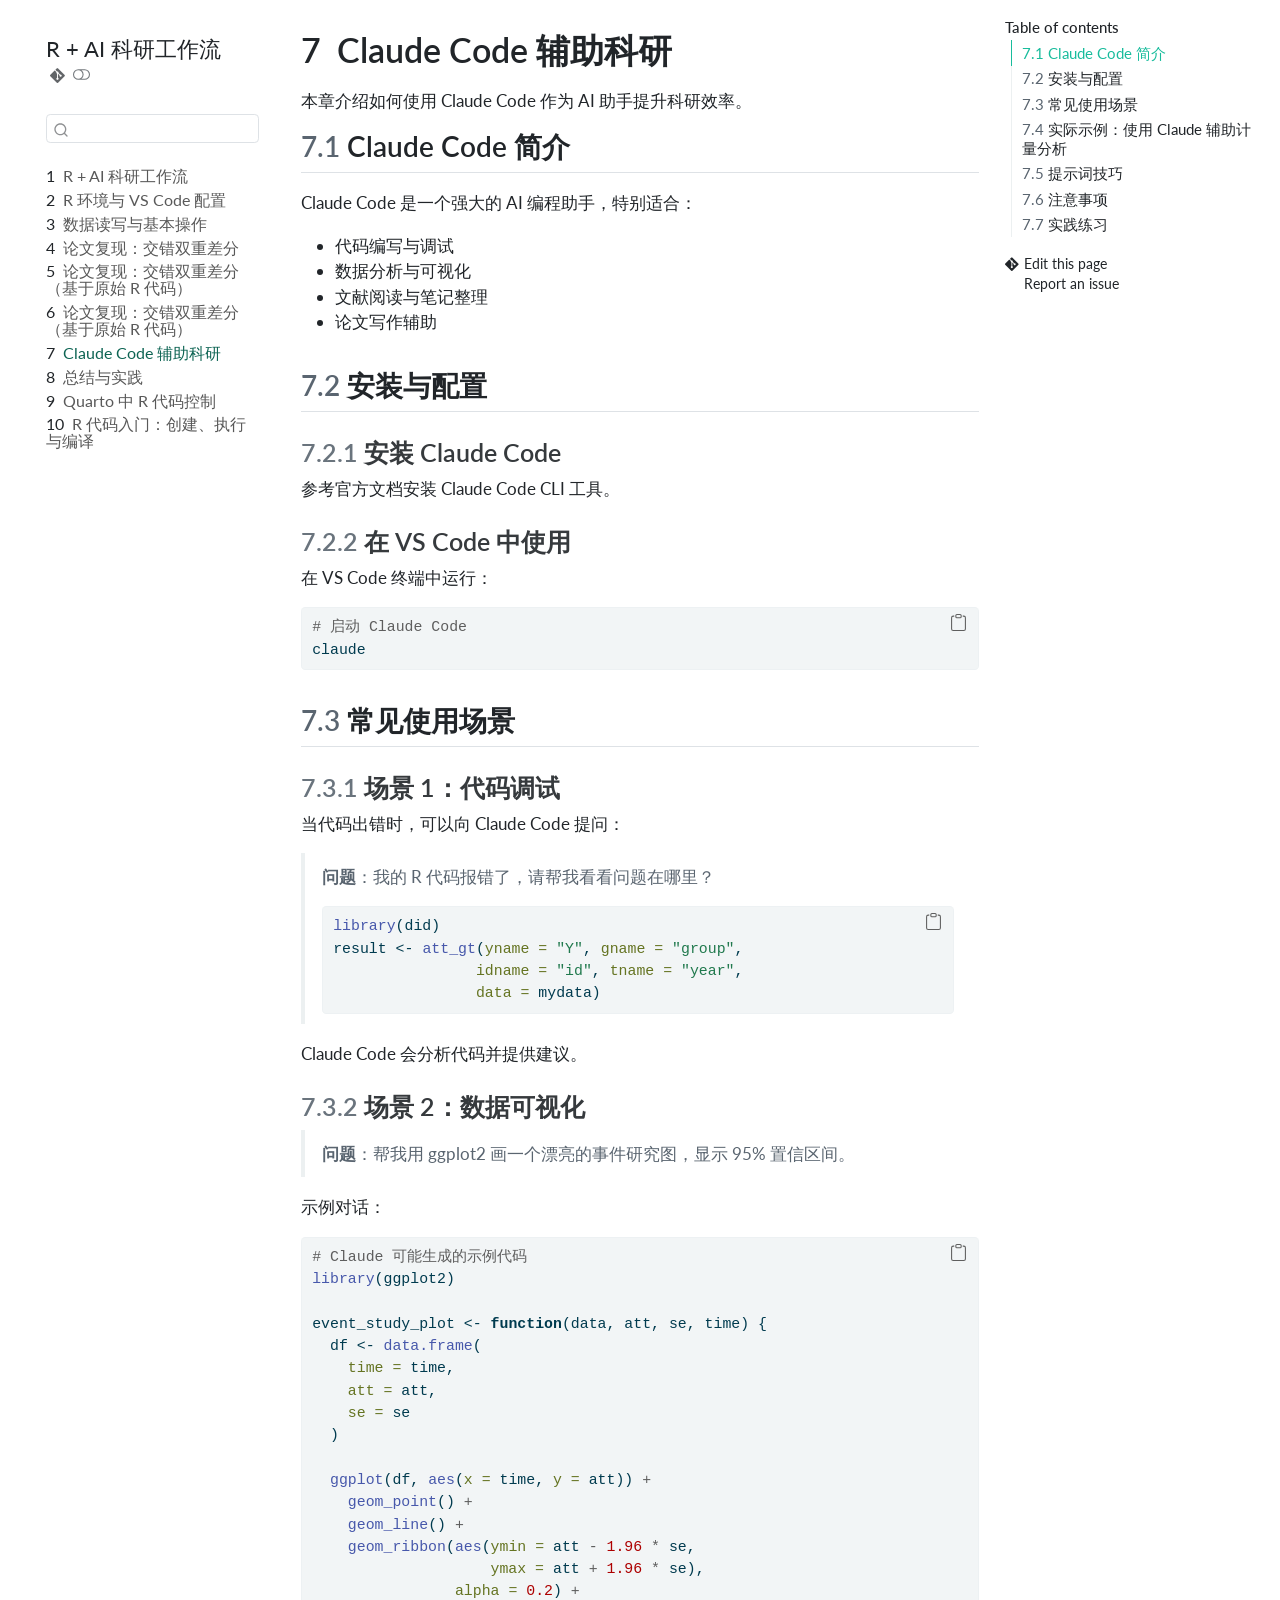
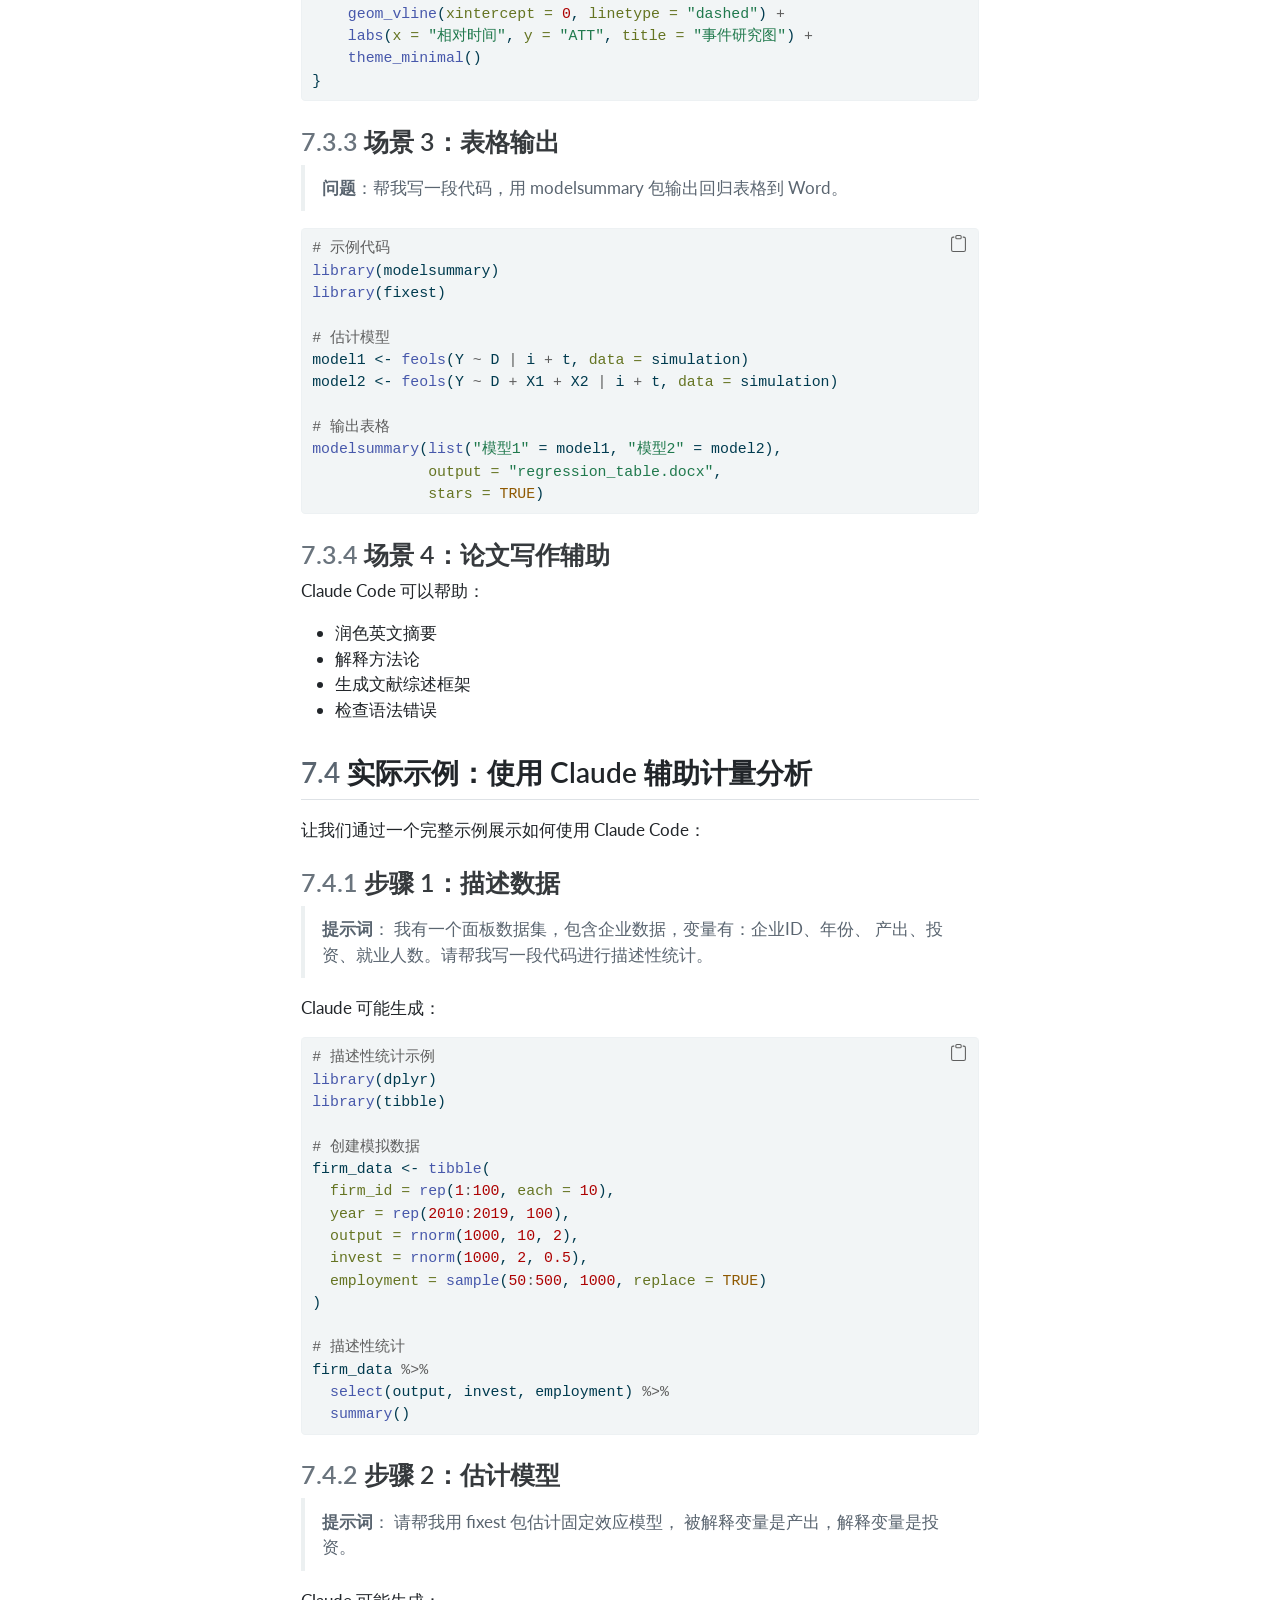
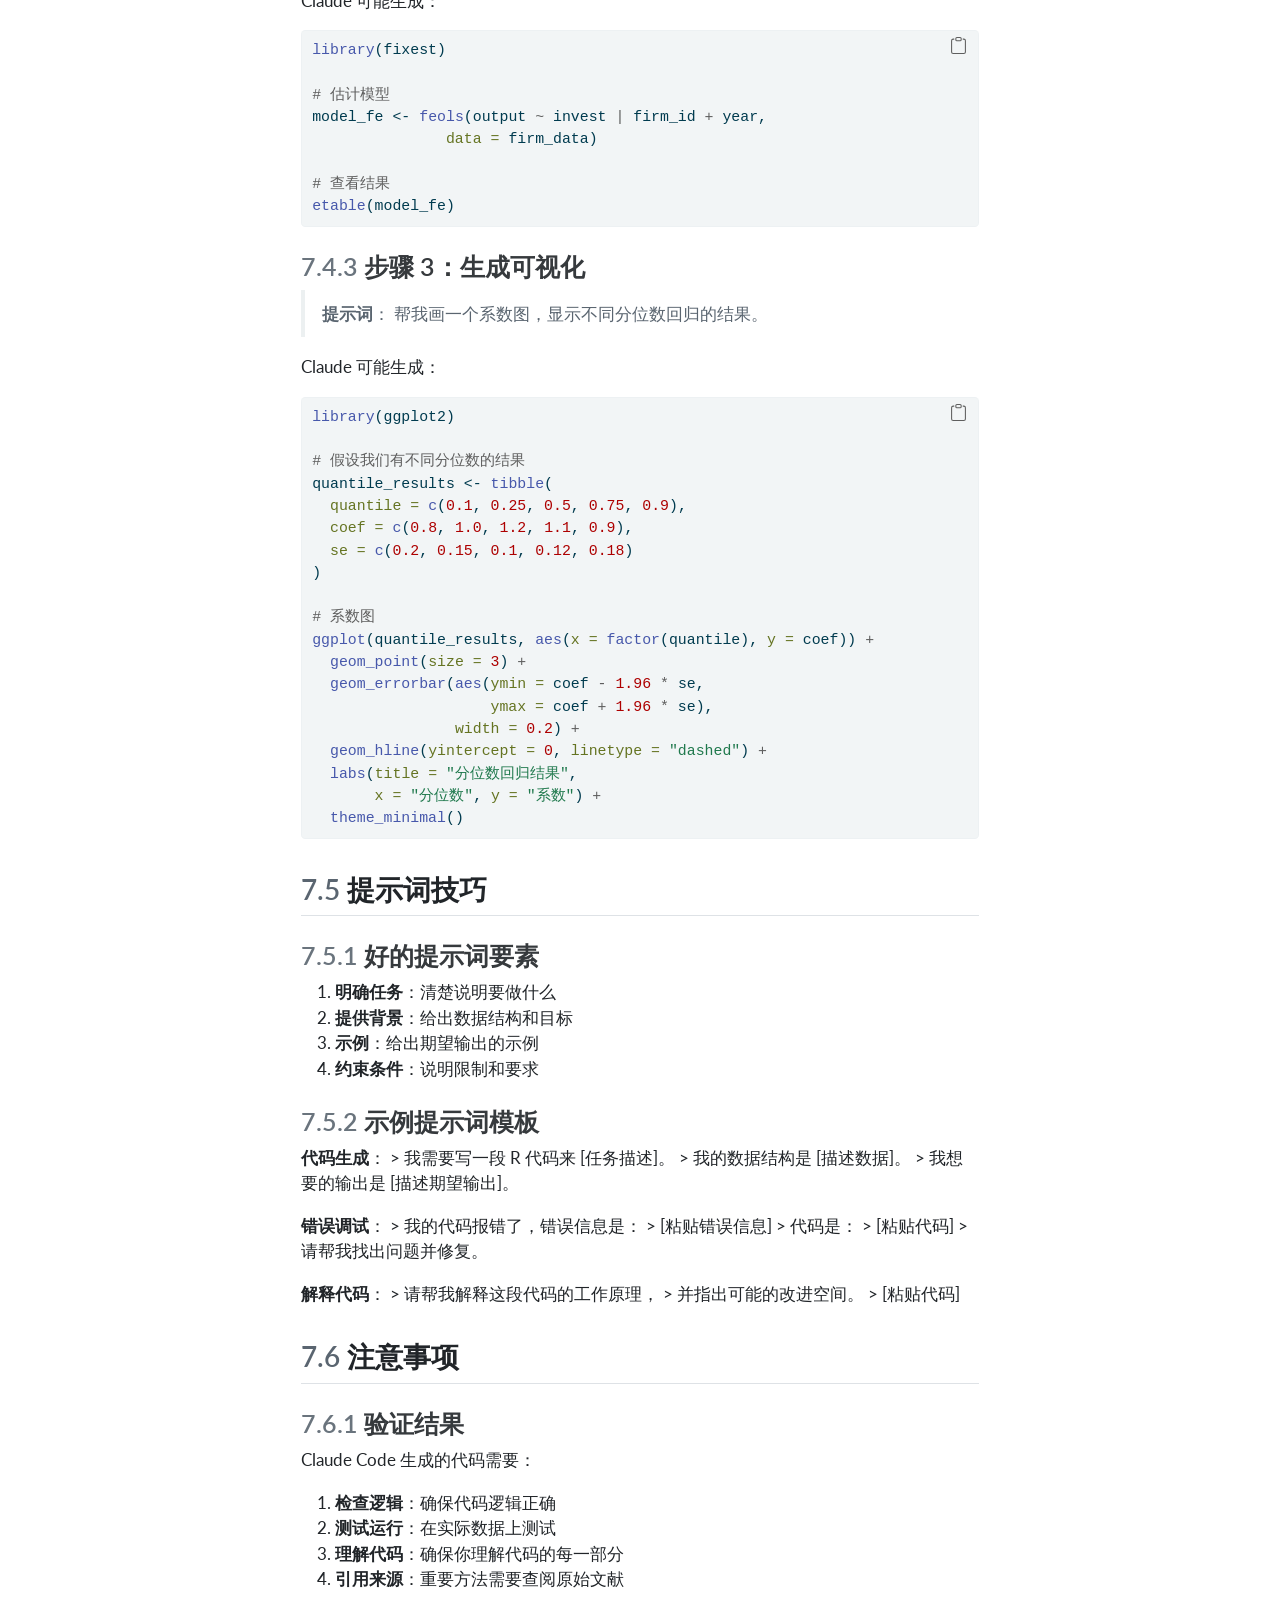
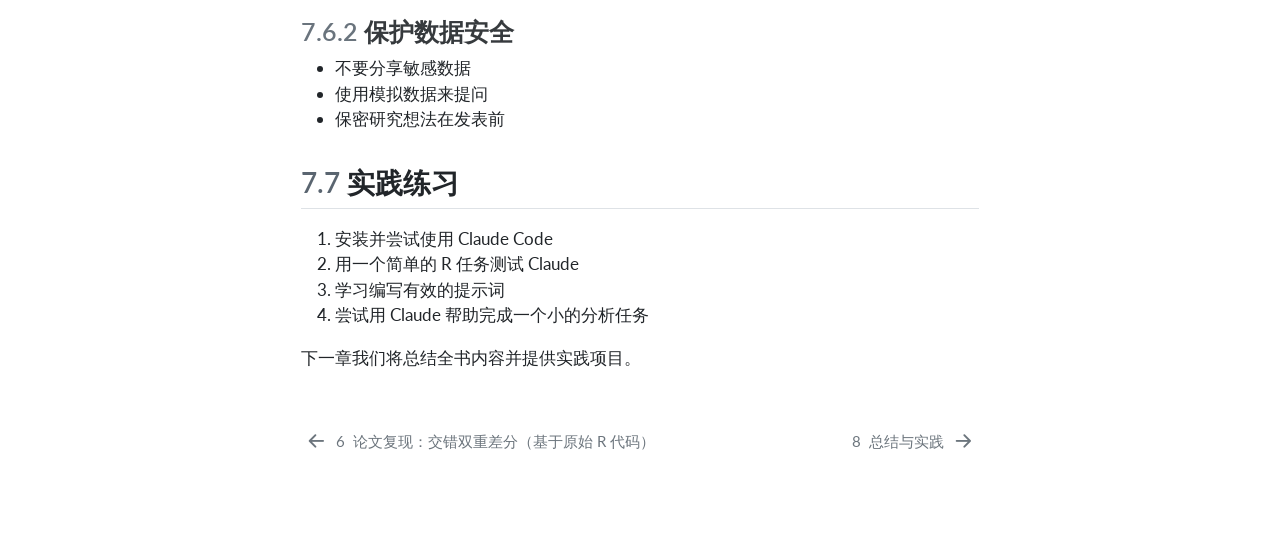
<file: docs/04-claude.html>
<!DOCTYPE html>
<html xmlns="http://www.w3.org/1999/xhtml" lang="en" xml:lang="en"><head>

<meta charset="utf-8">
<meta name="generator" content="quarto-1.7.32">

<meta name="viewport" content="width=device-width, initial-scale=1.0, user-scalable=yes">


<title>7&nbsp; Claude Code 辅助科研 – R + AI 科研工作流</title>
<style>
code{white-space: pre-wrap;}
span.smallcaps{font-variant: small-caps;}
div.columns{display: flex; gap: min(4vw, 1.5em);}
div.column{flex: auto; overflow-x: auto;}
div.hanging-indent{margin-left: 1.5em; text-indent: -1.5em;}
ul.task-list{list-style: none;}
ul.task-list li input[type="checkbox"] {
  width: 0.8em;
  margin: 0 0.8em 0.2em -1em; /* quarto-specific, see https://github.com/quarto-dev/quarto-cli/issues/4556 */ 
  vertical-align: middle;
}
/* CSS for syntax highlighting */
html { -webkit-text-size-adjust: 100%; }
pre > code.sourceCode { white-space: pre; position: relative; }
pre > code.sourceCode > span { display: inline-block; line-height: 1.25; }
pre > code.sourceCode > span:empty { height: 1.2em; }
.sourceCode { overflow: visible; }
code.sourceCode > span { color: inherit; text-decoration: inherit; }
div.sourceCode { margin: 1em 0; }
pre.sourceCode { margin: 0; }
@media screen {
div.sourceCode { overflow: auto; }
}
@media print {
pre > code.sourceCode { white-space: pre-wrap; }
pre > code.sourceCode > span { text-indent: -5em; padding-left: 5em; }
}
pre.numberSource code
  { counter-reset: source-line 0; }
pre.numberSource code > span
  { position: relative; left: -4em; counter-increment: source-line; }
pre.numberSource code > span > a:first-child::before
  { content: counter(source-line);
    position: relative; left: -1em; text-align: right; vertical-align: baseline;
    border: none; display: inline-block;
    -webkit-touch-callout: none; -webkit-user-select: none;
    -khtml-user-select: none; -moz-user-select: none;
    -ms-user-select: none; user-select: none;
    padding: 0 4px; width: 4em;
  }
pre.numberSource { margin-left: 3em;  padding-left: 4px; }
div.sourceCode
  {   }
@media screen {
pre > code.sourceCode > span > a:first-child::before { text-decoration: underline; }
}
</style>


<script src="site_libs/quarto-nav/quarto-nav.js"></script>
<script src="site_libs/quarto-nav/headroom.min.js"></script>
<script src="site_libs/clipboard/clipboard.min.js"></script>
<script src="site_libs/quarto-search/autocomplete.umd.js"></script>
<script src="site_libs/quarto-search/fuse.min.js"></script>
<script src="site_libs/quarto-search/quarto-search.js"></script>
<meta name="quarto:offset" content="./">
<link href="./05-summary.html" rel="next">
<link href="./03-replication-03-Code.html" rel="prev">
<script src="site_libs/quarto-html/quarto.js" type="module"></script>
<script src="site_libs/quarto-html/tabsets/tabsets.js" type="module"></script>
<script src="site_libs/quarto-html/popper.min.js"></script>
<script src="site_libs/quarto-html/tippy.umd.min.js"></script>
<script src="site_libs/quarto-html/anchor.min.js"></script>
<link href="site_libs/quarto-html/tippy.css" rel="stylesheet">
<link href="site_libs/quarto-html/quarto-syntax-highlighting-37eea08aefeeee20ff55810ff984fec1.css" rel="stylesheet" class="quarto-color-scheme" id="quarto-text-highlighting-styles">
<link href="site_libs/quarto-html/quarto-syntax-highlighting-dark-2fef5ea3f8957b3e4ecc936fc74692ca.css" rel="stylesheet" class="quarto-color-scheme quarto-color-alternate" id="quarto-text-highlighting-styles">
<link href="site_libs/quarto-html/quarto-syntax-highlighting-37eea08aefeeee20ff55810ff984fec1.css" rel="stylesheet" class="quarto-color-scheme-extra" id="quarto-text-highlighting-styles">
<script src="site_libs/bootstrap/bootstrap.min.js"></script>
<link href="site_libs/bootstrap/bootstrap-icons.css" rel="stylesheet">
<link href="site_libs/bootstrap/bootstrap-fd3b02168e988177e8c40aa51adbf8e9.min.css" rel="stylesheet" append-hash="true" class="quarto-color-scheme" id="quarto-bootstrap" data-mode="light">
<link href="site_libs/bootstrap/bootstrap-dark-b6c1665382a3a253fc9fa4665ee4008a.min.css" rel="stylesheet" append-hash="true" class="quarto-color-scheme quarto-color-alternate" id="quarto-bootstrap" data-mode="dark">
<link href="site_libs/bootstrap/bootstrap-fd3b02168e988177e8c40aa51adbf8e9.min.css" rel="stylesheet" append-hash="true" class="quarto-color-scheme-extra" id="quarto-bootstrap" data-mode="light">
<script id="quarto-search-options" type="application/json">{
  "location": "sidebar",
  "copy-button": false,
  "collapse-after": 3,
  "panel-placement": "start",
  "type": "textbox",
  "limit": 50,
  "keyboard-shortcut": [
    "f",
    "/",
    "s"
  ],
  "show-item-context": false,
  "language": {
    "search-no-results-text": "No results",
    "search-matching-documents-text": "matching documents",
    "search-copy-link-title": "Copy link to search",
    "search-hide-matches-text": "Hide additional matches",
    "search-more-match-text": "more match in this document",
    "search-more-matches-text": "more matches in this document",
    "search-clear-button-title": "Clear",
    "search-text-placeholder": "",
    "search-detached-cancel-button-title": "Cancel",
    "search-submit-button-title": "Submit",
    "search-label": "Search"
  }
}</script>


<link rel="stylesheet" href="styles.css">
</head>

<body class="nav-sidebar floating quarto-light"><script id="quarto-html-before-body" type="application/javascript">
    const toggleBodyColorMode = (bsSheetEl) => {
      const mode = bsSheetEl.getAttribute("data-mode");
      const bodyEl = window.document.querySelector("body");
      if (mode === "dark") {
        bodyEl.classList.add("quarto-dark");
        bodyEl.classList.remove("quarto-light");
      } else {
        bodyEl.classList.add("quarto-light");
        bodyEl.classList.remove("quarto-dark");
      }
    }
    const toggleBodyColorPrimary = () => {
      const bsSheetEl = window.document.querySelector("link#quarto-bootstrap:not([rel=disabled-stylesheet])");
      if (bsSheetEl) {
        toggleBodyColorMode(bsSheetEl);
      }
    }
    const setColorSchemeToggle = (alternate) => {
      const toggles = window.document.querySelectorAll('.quarto-color-scheme-toggle');
      for (let i=0; i < toggles.length; i++) {
        const toggle = toggles[i];
        if (toggle) {
          if (alternate) {
            toggle.classList.add("alternate");
          } else {
            toggle.classList.remove("alternate");
          }
        }
      }
    };
    const toggleColorMode = (alternate) => {
      // Switch the stylesheets
      const primaryStylesheets = window.document.querySelectorAll('link.quarto-color-scheme:not(.quarto-color-alternate)');
      const alternateStylesheets = window.document.querySelectorAll('link.quarto-color-scheme.quarto-color-alternate');
      manageTransitions('#quarto-margin-sidebar .nav-link', false);
      if (alternate) {
        // note: dark is layered on light, we don't disable primary!
        enableStylesheet(alternateStylesheets);
        for (const sheetNode of alternateStylesheets) {
          if (sheetNode.id === "quarto-bootstrap") {
            toggleBodyColorMode(sheetNode);
          }
        }
      } else {
        disableStylesheet(alternateStylesheets);
        enableStylesheet(primaryStylesheets)
        toggleBodyColorPrimary();
      }
      manageTransitions('#quarto-margin-sidebar .nav-link', true);
      // Switch the toggles
      setColorSchemeToggle(alternate)
      // Hack to workaround the fact that safari doesn't
      // properly recolor the scrollbar when toggling (#1455)
      if (navigator.userAgent.indexOf('Safari') > 0 && navigator.userAgent.indexOf('Chrome') == -1) {
        manageTransitions("body", false);
        window.scrollTo(0, 1);
        setTimeout(() => {
          window.scrollTo(0, 0);
          manageTransitions("body", true);
        }, 40);
      }
    }
    const disableStylesheet = (stylesheets) => {
      for (let i=0; i < stylesheets.length; i++) {
        const stylesheet = stylesheets[i];
        stylesheet.rel = 'disabled-stylesheet';
      }
    }
    const enableStylesheet = (stylesheets) => {
      for (let i=0; i < stylesheets.length; i++) {
        const stylesheet = stylesheets[i];
        if(stylesheet.rel !== 'stylesheet') { // for Chrome, which will still FOUC without this check
          stylesheet.rel = 'stylesheet';
        }
      }
    }
    const manageTransitions = (selector, allowTransitions) => {
      const els = window.document.querySelectorAll(selector);
      for (let i=0; i < els.length; i++) {
        const el = els[i];
        if (allowTransitions) {
          el.classList.remove('notransition');
        } else {
          el.classList.add('notransition');
        }
      }
    }
    const isFileUrl = () => {
      return window.location.protocol === 'file:';
    }
    const hasAlternateSentinel = () => {
      let styleSentinel = getColorSchemeSentinel();
      if (styleSentinel !== null) {
        return styleSentinel === "alternate";
      } else {
        return false;
      }
    }
    const setStyleSentinel = (alternate) => {
      const value = alternate ? "alternate" : "default";
      if (!isFileUrl()) {
        window.localStorage.setItem("quarto-color-scheme", value);
      } else {
        localAlternateSentinel = value;
      }
    }
    const getColorSchemeSentinel = () => {
      if (!isFileUrl()) {
        const storageValue = window.localStorage.getItem("quarto-color-scheme");
        return storageValue != null ? storageValue : localAlternateSentinel;
      } else {
        return localAlternateSentinel;
      }
    }
    const toggleGiscusIfUsed = (isAlternate, darkModeDefault) => {
      const baseTheme = document.querySelector('#giscus-base-theme')?.value ?? 'light';
      const alternateTheme = document.querySelector('#giscus-alt-theme')?.value ?? 'dark';
      let newTheme = '';
      if(authorPrefersDark) {
        newTheme = isAlternate ? baseTheme : alternateTheme;
      } else {
        newTheme = isAlternate ? alternateTheme : baseTheme;
      }
      const changeGiscusTheme = () => {
        // From: https://github.com/giscus/giscus/issues/336
        const sendMessage = (message) => {
          const iframe = document.querySelector('iframe.giscus-frame');
          if (!iframe) return;
          iframe.contentWindow.postMessage({ giscus: message }, 'https://giscus.app');
        }
        sendMessage({
          setConfig: {
            theme: newTheme
          }
        });
      }
      const isGiscussLoaded = window.document.querySelector('iframe.giscus-frame') !== null;
      if (isGiscussLoaded) {
        changeGiscusTheme();
      }
    };
    const authorPrefersDark = false;
    const darkModeDefault = authorPrefersDark;
      document.querySelector('link#quarto-text-highlighting-styles.quarto-color-scheme-extra').rel = 'disabled-stylesheet';
      document.querySelector('link#quarto-bootstrap.quarto-color-scheme-extra').rel = 'disabled-stylesheet';
    let localAlternateSentinel = darkModeDefault ? 'alternate' : 'default';
    // Dark / light mode switch
    window.quartoToggleColorScheme = () => {
      // Read the current dark / light value
      let toAlternate = !hasAlternateSentinel();
      toggleColorMode(toAlternate);
      setStyleSentinel(toAlternate);
      toggleGiscusIfUsed(toAlternate, darkModeDefault);
      window.dispatchEvent(new Event('resize'));
    };
    // Switch to dark mode if need be
    if (hasAlternateSentinel()) {
      toggleColorMode(true);
    } else {
      toggleColorMode(false);
    }
  </script>

<div id="quarto-search-results"></div>
  <header id="quarto-header" class="headroom fixed-top">
  <nav class="quarto-secondary-nav">
    <div class="container-fluid d-flex">
      <button type="button" class="quarto-btn-toggle btn" data-bs-toggle="collapse" role="button" data-bs-target=".quarto-sidebar-collapse-item" aria-controls="quarto-sidebar" aria-expanded="false" aria-label="Toggle sidebar navigation" onclick="if (window.quartoToggleHeadroom) { window.quartoToggleHeadroom(); }">
        <i class="bi bi-layout-text-sidebar-reverse"></i>
      </button>
        <nav class="quarto-page-breadcrumbs" aria-label="breadcrumb"><ol class="breadcrumb"><li class="breadcrumb-item"><a href="./04-claude.html"><span class="chapter-number">7</span>&nbsp; <span class="chapter-title">Claude Code 辅助科研</span></a></li></ol></nav>
        <a class="flex-grow-1" role="navigation" data-bs-toggle="collapse" data-bs-target=".quarto-sidebar-collapse-item" aria-controls="quarto-sidebar" aria-expanded="false" aria-label="Toggle sidebar navigation" onclick="if (window.quartoToggleHeadroom) { window.quartoToggleHeadroom(); }">      
        </a>
      <button type="button" class="btn quarto-search-button" aria-label="Search" onclick="window.quartoOpenSearch();">
        <i class="bi bi-search"></i>
      </button>
    </div>
  </nav>
</header>
<!-- content -->
<div id="quarto-content" class="quarto-container page-columns page-rows-contents page-layout-article">
<!-- sidebar -->
  <nav id="quarto-sidebar" class="sidebar collapse collapse-horizontal quarto-sidebar-collapse-item sidebar-navigation floating overflow-auto">
    <div class="pt-lg-2 mt-2 text-left sidebar-header">
    <div class="sidebar-title mb-0 py-0">
      <a href="./">R + AI 科研工作流</a> 
        <div class="sidebar-tools-main">
    <a href="https:www.aistata.cn" title="Source Code" class="quarto-navigation-tool px-1" aria-label="Source Code"><i class="bi bi-git"></i></a>
  <a href="" class="quarto-color-scheme-toggle quarto-navigation-tool  px-1" onclick="window.quartoToggleColorScheme(); return false;" title="Toggle dark mode"><i class="bi"></i></a>
</div>
    </div>
      </div>
        <div class="mt-2 flex-shrink-0 align-items-center">
        <div class="sidebar-search">
        <div id="quarto-search" class="" title="Search"></div>
        </div>
        </div>
    <div class="sidebar-menu-container"> 
    <ul class="list-unstyled mt-1">
        <li class="sidebar-item">
  <div class="sidebar-item-container"> 
  <a href="./index.html" class="sidebar-item-text sidebar-link">
 <span class="menu-text"><span class="chapter-number">1</span>&nbsp; <span class="chapter-title">R + AI 科研工作流</span></span></a>
  </div>
</li>
        <li class="sidebar-item">
  <div class="sidebar-item-container"> 
  <a href="./01-setup.html" class="sidebar-item-text sidebar-link">
 <span class="menu-text"><span class="chapter-number">2</span>&nbsp; <span class="chapter-title">R 环境与 VS Code 配置</span></span></a>
  </div>
</li>
        <li class="sidebar-item">
  <div class="sidebar-item-container"> 
  <a href="./02-data.html" class="sidebar-item-text sidebar-link">
 <span class="menu-text"><span class="chapter-number">3</span>&nbsp; <span class="chapter-title">数据读写与基本操作</span></span></a>
  </div>
</li>
        <li class="sidebar-item">
  <div class="sidebar-item-container"> 
  <a href="./03-replication.html" class="sidebar-item-text sidebar-link">
 <span class="menu-text"><span class="chapter-number">4</span>&nbsp; <span class="chapter-title">论文复现：交错双重差分</span></span></a>
  </div>
</li>
        <li class="sidebar-item">
  <div class="sidebar-item-container"> 
  <a href="./03-replication-02.html" class="sidebar-item-text sidebar-link">
 <span class="menu-text"><span class="chapter-number">5</span>&nbsp; <span class="chapter-title">论文复现：交错双重差分（基于原始 R 代码）</span></span></a>
  </div>
</li>
        <li class="sidebar-item">
  <div class="sidebar-item-container"> 
  <a href="./03-replication-03-Code.html" class="sidebar-item-text sidebar-link">
 <span class="menu-text"><span class="chapter-number">6</span>&nbsp; <span class="chapter-title">论文复现：交错双重差分（基于原始 R 代码）</span></span></a>
  </div>
</li>
        <li class="sidebar-item">
  <div class="sidebar-item-container"> 
  <a href="./04-claude.html" class="sidebar-item-text sidebar-link active">
 <span class="menu-text"><span class="chapter-number">7</span>&nbsp; <span class="chapter-title">Claude Code 辅助科研</span></span></a>
  </div>
</li>
        <li class="sidebar-item">
  <div class="sidebar-item-container"> 
  <a href="./05-summary.html" class="sidebar-item-text sidebar-link">
 <span class="menu-text"><span class="chapter-number">8</span>&nbsp; <span class="chapter-title">总结与实践</span></span></a>
  </div>
</li>
        <li class="sidebar-item">
  <div class="sidebar-item-container"> 
  <a href="./06-RCode.html" class="sidebar-item-text sidebar-link">
 <span class="menu-text"><span class="chapter-number">9</span>&nbsp; <span class="chapter-title">Quarto 中 R 代码控制</span></span></a>
  </div>
</li>
        <li class="sidebar-item">
  <div class="sidebar-item-container"> 
  <a href="./07-R-intro.html" class="sidebar-item-text sidebar-link">
 <span class="menu-text"><span class="chapter-number">10</span>&nbsp; <span class="chapter-title">R 代码入门：创建、执行与编译</span></span></a>
  </div>
</li>
    </ul>
    </div>
</nav>
<div id="quarto-sidebar-glass" class="quarto-sidebar-collapse-item" data-bs-toggle="collapse" data-bs-target=".quarto-sidebar-collapse-item"></div>
<!-- margin-sidebar -->
    <div id="quarto-margin-sidebar" class="sidebar margin-sidebar">
        <nav id="TOC" role="doc-toc" class="toc-active">
    <h2 id="toc-title">Table of contents</h2>
   
  <ul>
  <li><a href="#claude-code-简介" id="toc-claude-code-简介" class="nav-link active" data-scroll-target="#claude-code-简介"><span class="header-section-number">7.1</span> Claude Code 简介</a></li>
  <li><a href="#安装与配置" id="toc-安装与配置" class="nav-link" data-scroll-target="#安装与配置"><span class="header-section-number">7.2</span> 安装与配置</a>
  <ul class="collapse">
  <li><a href="#安装-claude-code" id="toc-安装-claude-code" class="nav-link" data-scroll-target="#安装-claude-code"><span class="header-section-number">7.2.1</span> 安装 Claude Code</a></li>
  <li><a href="#在-vs-code-中使用" id="toc-在-vs-code-中使用" class="nav-link" data-scroll-target="#在-vs-code-中使用"><span class="header-section-number">7.2.2</span> 在 VS Code 中使用</a></li>
  </ul></li>
  <li><a href="#常见使用场景" id="toc-常见使用场景" class="nav-link" data-scroll-target="#常见使用场景"><span class="header-section-number">7.3</span> 常见使用场景</a>
  <ul class="collapse">
  <li><a href="#场景-1代码调试" id="toc-场景-1代码调试" class="nav-link" data-scroll-target="#场景-1代码调试"><span class="header-section-number">7.3.1</span> 场景 1：代码调试</a></li>
  <li><a href="#场景-2数据可视化" id="toc-场景-2数据可视化" class="nav-link" data-scroll-target="#场景-2数据可视化"><span class="header-section-number">7.3.2</span> 场景 2：数据可视化</a></li>
  <li><a href="#场景-3表格输出" id="toc-场景-3表格输出" class="nav-link" data-scroll-target="#场景-3表格输出"><span class="header-section-number">7.3.3</span> 场景 3：表格输出</a></li>
  <li><a href="#场景-4论文写作辅助" id="toc-场景-4论文写作辅助" class="nav-link" data-scroll-target="#场景-4论文写作辅助"><span class="header-section-number">7.3.4</span> 场景 4：论文写作辅助</a></li>
  </ul></li>
  <li><a href="#实际示例使用-claude-辅助计量分析" id="toc-实际示例使用-claude-辅助计量分析" class="nav-link" data-scroll-target="#实际示例使用-claude-辅助计量分析"><span class="header-section-number">7.4</span> 实际示例：使用 Claude 辅助计量分析</a>
  <ul class="collapse">
  <li><a href="#步骤-1描述数据" id="toc-步骤-1描述数据" class="nav-link" data-scroll-target="#步骤-1描述数据"><span class="header-section-number">7.4.1</span> 步骤 1：描述数据</a></li>
  <li><a href="#步骤-2估计模型" id="toc-步骤-2估计模型" class="nav-link" data-scroll-target="#步骤-2估计模型"><span class="header-section-number">7.4.2</span> 步骤 2：估计模型</a></li>
  <li><a href="#步骤-3生成可视化" id="toc-步骤-3生成可视化" class="nav-link" data-scroll-target="#步骤-3生成可视化"><span class="header-section-number">7.4.3</span> 步骤 3：生成可视化</a></li>
  </ul></li>
  <li><a href="#提示词技巧" id="toc-提示词技巧" class="nav-link" data-scroll-target="#提示词技巧"><span class="header-section-number">7.5</span> 提示词技巧</a>
  <ul class="collapse">
  <li><a href="#好的提示词要素" id="toc-好的提示词要素" class="nav-link" data-scroll-target="#好的提示词要素"><span class="header-section-number">7.5.1</span> 好的提示词要素</a></li>
  <li><a href="#示例提示词模板" id="toc-示例提示词模板" class="nav-link" data-scroll-target="#示例提示词模板"><span class="header-section-number">7.5.2</span> 示例提示词模板</a></li>
  </ul></li>
  <li><a href="#注意事项" id="toc-注意事项" class="nav-link" data-scroll-target="#注意事项"><span class="header-section-number">7.6</span> 注意事项</a>
  <ul class="collapse">
  <li><a href="#验证结果" id="toc-验证结果" class="nav-link" data-scroll-target="#验证结果"><span class="header-section-number">7.6.1</span> 验证结果</a></li>
  <li><a href="#保护数据安全" id="toc-保护数据安全" class="nav-link" data-scroll-target="#保护数据安全"><span class="header-section-number">7.6.2</span> 保护数据安全</a></li>
  </ul></li>
  <li><a href="#实践练习" id="toc-实践练习" class="nav-link" data-scroll-target="#实践练习"><span class="header-section-number">7.7</span> 实践练习</a></li>
  </ul>
<div class="toc-actions"><ul><li><a href="https:www.aistata.cn/edit/main/04-claude.qmd" class="toc-action"><i class="bi bi-git"></i>Edit this page</a></li><li><a href="https:www.aistata.cn/issues/new" class="toc-action"><i class="bi empty"></i>Report an issue</a></li></ul></div></nav>
    </div>
<!-- main -->
<main class="content" id="quarto-document-content">


<header id="title-block-header" class="quarto-title-block default">
<div class="quarto-title">
<h1 class="title"><span id="claude" class="quarto-section-identifier"><span class="chapter-number">7</span>&nbsp; <span class="chapter-title">Claude Code 辅助科研</span></span></h1>
</div>



<div class="quarto-title-meta">

    
  
    
  </div>
  


</header>


<p>本章介绍如何使用 Claude Code 作为 AI 助手提升科研效率。</p>
<section id="claude-code-简介" class="level2" data-number="7.1">
<h2 data-number="7.1" class="anchored" data-anchor-id="claude-code-简介"><span class="header-section-number">7.1</span> Claude Code 简介</h2>
<p>Claude Code 是一个强大的 AI 编程助手，特别适合：</p>
<ul>
<li>代码编写与调试</li>
<li>数据分析与可视化</li>
<li>文献阅读与笔记整理</li>
<li>论文写作辅助</li>
</ul>
</section>
<section id="安装与配置" class="level2" data-number="7.2">
<h2 data-number="7.2" class="anchored" data-anchor-id="安装与配置"><span class="header-section-number">7.2</span> 安装与配置</h2>
<section id="安装-claude-code" class="level3" data-number="7.2.1">
<h3 data-number="7.2.1" class="anchored" data-anchor-id="安装-claude-code"><span class="header-section-number">7.2.1</span> 安装 Claude Code</h3>
<p>参考官方文档安装 Claude Code CLI 工具。</p>
</section>
<section id="在-vs-code-中使用" class="level3" data-number="7.2.2">
<h3 data-number="7.2.2" class="anchored" data-anchor-id="在-vs-code-中使用"><span class="header-section-number">7.2.2</span> 在 VS Code 中使用</h3>
<p>在 VS Code 终端中运行：</p>
<div class="sourceCode" id="cb1"><pre class="sourceCode bash code-with-copy"><code class="sourceCode bash"><span id="cb1-1"><a href="#cb1-1" aria-hidden="true" tabindex="-1"></a><span class="co"># 启动 Claude Code</span></span>
<span id="cb1-2"><a href="#cb1-2" aria-hidden="true" tabindex="-1"></a><span class="ex">claude</span></span></code><button title="Copy to Clipboard" class="code-copy-button"><i class="bi"></i></button></pre></div>
</section>
</section>
<section id="常见使用场景" class="level2" data-number="7.3">
<h2 data-number="7.3" class="anchored" data-anchor-id="常见使用场景"><span class="header-section-number">7.3</span> 常见使用场景</h2>
<section id="场景-1代码调试" class="level3" data-number="7.3.1">
<h3 data-number="7.3.1" class="anchored" data-anchor-id="场景-1代码调试"><span class="header-section-number">7.3.1</span> 场景 1：代码调试</h3>
<p>当代码出错时，可以向 Claude Code 提问：</p>
<blockquote class="blockquote">
<p><strong>问题</strong>：我的 R 代码报错了，请帮我看看问题在哪里？</p>
<div class="sourceCode" id="cb2"><pre class="sourceCode r code-with-copy"><code class="sourceCode r"><span id="cb2-1"><a href="#cb2-1" aria-hidden="true" tabindex="-1"></a><span class="fu">library</span>(did)</span>
<span id="cb2-2"><a href="#cb2-2" aria-hidden="true" tabindex="-1"></a>result <span class="ot">&lt;-</span> <span class="fu">att_gt</span>(<span class="at">yname =</span> <span class="st">"Y"</span>, <span class="at">gname =</span> <span class="st">"group"</span>,</span>
<span id="cb2-3"><a href="#cb2-3" aria-hidden="true" tabindex="-1"></a>                <span class="at">idname =</span> <span class="st">"id"</span>, <span class="at">tname =</span> <span class="st">"year"</span>,</span>
<span id="cb2-4"><a href="#cb2-4" aria-hidden="true" tabindex="-1"></a>                <span class="at">data =</span> mydata)</span></code><button title="Copy to Clipboard" class="code-copy-button"><i class="bi"></i></button></pre></div>
</blockquote>
<p>Claude Code 会分析代码并提供建议。</p>
</section>
<section id="场景-2数据可视化" class="level3" data-number="7.3.2">
<h3 data-number="7.3.2" class="anchored" data-anchor-id="场景-2数据可视化"><span class="header-section-number">7.3.2</span> 场景 2：数据可视化</h3>
<blockquote class="blockquote">
<p><strong>问题</strong>：帮我用 ggplot2 画一个漂亮的事件研究图，显示 95% 置信区间。</p>
</blockquote>
<p>示例对话：</p>
<div class="cell">
<div class="sourceCode cell-code" id="cb3"><pre class="sourceCode r code-with-copy"><code class="sourceCode r"><span id="cb3-1"><a href="#cb3-1" aria-hidden="true" tabindex="-1"></a><span class="co"># Claude 可能生成的示例代码</span></span>
<span id="cb3-2"><a href="#cb3-2" aria-hidden="true" tabindex="-1"></a><span class="fu">library</span>(ggplot2)</span>
<span id="cb3-3"><a href="#cb3-3" aria-hidden="true" tabindex="-1"></a></span>
<span id="cb3-4"><a href="#cb3-4" aria-hidden="true" tabindex="-1"></a>event_study_plot <span class="ot">&lt;-</span> <span class="cf">function</span>(data, att, se, time) {</span>
<span id="cb3-5"><a href="#cb3-5" aria-hidden="true" tabindex="-1"></a>  df <span class="ot">&lt;-</span> <span class="fu">data.frame</span>(</span>
<span id="cb3-6"><a href="#cb3-6" aria-hidden="true" tabindex="-1"></a>    <span class="at">time =</span> time,</span>
<span id="cb3-7"><a href="#cb3-7" aria-hidden="true" tabindex="-1"></a>    <span class="at">att =</span> att,</span>
<span id="cb3-8"><a href="#cb3-8" aria-hidden="true" tabindex="-1"></a>    <span class="at">se =</span> se</span>
<span id="cb3-9"><a href="#cb3-9" aria-hidden="true" tabindex="-1"></a>  )</span>
<span id="cb3-10"><a href="#cb3-10" aria-hidden="true" tabindex="-1"></a></span>
<span id="cb3-11"><a href="#cb3-11" aria-hidden="true" tabindex="-1"></a>  <span class="fu">ggplot</span>(df, <span class="fu">aes</span>(<span class="at">x =</span> time, <span class="at">y =</span> att)) <span class="sc">+</span></span>
<span id="cb3-12"><a href="#cb3-12" aria-hidden="true" tabindex="-1"></a>    <span class="fu">geom_point</span>() <span class="sc">+</span></span>
<span id="cb3-13"><a href="#cb3-13" aria-hidden="true" tabindex="-1"></a>    <span class="fu">geom_line</span>() <span class="sc">+</span></span>
<span id="cb3-14"><a href="#cb3-14" aria-hidden="true" tabindex="-1"></a>    <span class="fu">geom_ribbon</span>(<span class="fu">aes</span>(<span class="at">ymin =</span> att <span class="sc">-</span> <span class="fl">1.96</span> <span class="sc">*</span> se,</span>
<span id="cb3-15"><a href="#cb3-15" aria-hidden="true" tabindex="-1"></a>                    <span class="at">ymax =</span> att <span class="sc">+</span> <span class="fl">1.96</span> <span class="sc">*</span> se),</span>
<span id="cb3-16"><a href="#cb3-16" aria-hidden="true" tabindex="-1"></a>                <span class="at">alpha =</span> <span class="fl">0.2</span>) <span class="sc">+</span></span>
<span id="cb3-17"><a href="#cb3-17" aria-hidden="true" tabindex="-1"></a>    <span class="fu">geom_vline</span>(<span class="at">xintercept =</span> <span class="dv">0</span>, <span class="at">linetype =</span> <span class="st">"dashed"</span>) <span class="sc">+</span></span>
<span id="cb3-18"><a href="#cb3-18" aria-hidden="true" tabindex="-1"></a>    <span class="fu">labs</span>(<span class="at">x =</span> <span class="st">"相对时间"</span>, <span class="at">y =</span> <span class="st">"ATT"</span>, <span class="at">title =</span> <span class="st">"事件研究图"</span>) <span class="sc">+</span></span>
<span id="cb3-19"><a href="#cb3-19" aria-hidden="true" tabindex="-1"></a>    <span class="fu">theme_minimal</span>()</span>
<span id="cb3-20"><a href="#cb3-20" aria-hidden="true" tabindex="-1"></a>}</span></code><button title="Copy to Clipboard" class="code-copy-button"><i class="bi"></i></button></pre></div>
</div>
</section>
<section id="场景-3表格输出" class="level3" data-number="7.3.3">
<h3 data-number="7.3.3" class="anchored" data-anchor-id="场景-3表格输出"><span class="header-section-number">7.3.3</span> 场景 3：表格输出</h3>
<blockquote class="blockquote">
<p><strong>问题</strong>：帮我写一段代码，用 modelsummary 包输出回归表格到 Word。</p>
</blockquote>
<div class="cell">
<div class="sourceCode cell-code" id="cb4"><pre class="sourceCode r code-with-copy"><code class="sourceCode r"><span id="cb4-1"><a href="#cb4-1" aria-hidden="true" tabindex="-1"></a><span class="co"># 示例代码</span></span>
<span id="cb4-2"><a href="#cb4-2" aria-hidden="true" tabindex="-1"></a><span class="fu">library</span>(modelsummary)</span>
<span id="cb4-3"><a href="#cb4-3" aria-hidden="true" tabindex="-1"></a><span class="fu">library</span>(fixest)</span>
<span id="cb4-4"><a href="#cb4-4" aria-hidden="true" tabindex="-1"></a></span>
<span id="cb4-5"><a href="#cb4-5" aria-hidden="true" tabindex="-1"></a><span class="co"># 估计模型</span></span>
<span id="cb4-6"><a href="#cb4-6" aria-hidden="true" tabindex="-1"></a>model1 <span class="ot">&lt;-</span> <span class="fu">feols</span>(Y <span class="sc">~</span> D <span class="sc">|</span> i <span class="sc">+</span> t, <span class="at">data =</span> simulation)</span>
<span id="cb4-7"><a href="#cb4-7" aria-hidden="true" tabindex="-1"></a>model2 <span class="ot">&lt;-</span> <span class="fu">feols</span>(Y <span class="sc">~</span> D <span class="sc">+</span> X1 <span class="sc">+</span> X2 <span class="sc">|</span> i <span class="sc">+</span> t, <span class="at">data =</span> simulation)</span>
<span id="cb4-8"><a href="#cb4-8" aria-hidden="true" tabindex="-1"></a></span>
<span id="cb4-9"><a href="#cb4-9" aria-hidden="true" tabindex="-1"></a><span class="co"># 输出表格</span></span>
<span id="cb4-10"><a href="#cb4-10" aria-hidden="true" tabindex="-1"></a><span class="fu">modelsummary</span>(<span class="fu">list</span>(<span class="st">"模型1"</span> <span class="ot">=</span> model1, <span class="st">"模型2"</span> <span class="ot">=</span> model2),</span>
<span id="cb4-11"><a href="#cb4-11" aria-hidden="true" tabindex="-1"></a>             <span class="at">output =</span> <span class="st">"regression_table.docx"</span>,</span>
<span id="cb4-12"><a href="#cb4-12" aria-hidden="true" tabindex="-1"></a>             <span class="at">stars =</span> <span class="cn">TRUE</span>)</span></code><button title="Copy to Clipboard" class="code-copy-button"><i class="bi"></i></button></pre></div>
</div>
</section>
<section id="场景-4论文写作辅助" class="level3" data-number="7.3.4">
<h3 data-number="7.3.4" class="anchored" data-anchor-id="场景-4论文写作辅助"><span class="header-section-number">7.3.4</span> 场景 4：论文写作辅助</h3>
<p>Claude Code 可以帮助：</p>
<ul>
<li>润色英文摘要</li>
<li>解释方法论</li>
<li>生成文献综述框架</li>
<li>检查语法错误</li>
</ul>
</section>
</section>
<section id="实际示例使用-claude-辅助计量分析" class="level2" data-number="7.4">
<h2 data-number="7.4" class="anchored" data-anchor-id="实际示例使用-claude-辅助计量分析"><span class="header-section-number">7.4</span> 实际示例：使用 Claude 辅助计量分析</h2>
<p>让我们通过一个完整示例展示如何使用 Claude Code：</p>
<section id="步骤-1描述数据" class="level3" data-number="7.4.1">
<h3 data-number="7.4.1" class="anchored" data-anchor-id="步骤-1描述数据"><span class="header-section-number">7.4.1</span> 步骤 1：描述数据</h3>
<blockquote class="blockquote">
<p><strong>提示词</strong>： 我有一个面板数据集，包含企业数据，变量有：企业ID、年份、 产出、投资、就业人数。请帮我写一段代码进行描述性统计。</p>
</blockquote>
<p>Claude 可能生成：</p>
<div class="cell">
<div class="sourceCode cell-code" id="cb5"><pre class="sourceCode r code-with-copy"><code class="sourceCode r"><span id="cb5-1"><a href="#cb5-1" aria-hidden="true" tabindex="-1"></a><span class="co"># 描述性统计示例</span></span>
<span id="cb5-2"><a href="#cb5-2" aria-hidden="true" tabindex="-1"></a><span class="fu">library</span>(dplyr)</span>
<span id="cb5-3"><a href="#cb5-3" aria-hidden="true" tabindex="-1"></a><span class="fu">library</span>(tibble)</span>
<span id="cb5-4"><a href="#cb5-4" aria-hidden="true" tabindex="-1"></a></span>
<span id="cb5-5"><a href="#cb5-5" aria-hidden="true" tabindex="-1"></a><span class="co"># 创建模拟数据</span></span>
<span id="cb5-6"><a href="#cb5-6" aria-hidden="true" tabindex="-1"></a>firm_data <span class="ot">&lt;-</span> <span class="fu">tibble</span>(</span>
<span id="cb5-7"><a href="#cb5-7" aria-hidden="true" tabindex="-1"></a>  <span class="at">firm_id =</span> <span class="fu">rep</span>(<span class="dv">1</span><span class="sc">:</span><span class="dv">100</span>, <span class="at">each =</span> <span class="dv">10</span>),</span>
<span id="cb5-8"><a href="#cb5-8" aria-hidden="true" tabindex="-1"></a>  <span class="at">year =</span> <span class="fu">rep</span>(<span class="dv">2010</span><span class="sc">:</span><span class="dv">2019</span>, <span class="dv">100</span>),</span>
<span id="cb5-9"><a href="#cb5-9" aria-hidden="true" tabindex="-1"></a>  <span class="at">output =</span> <span class="fu">rnorm</span>(<span class="dv">1000</span>, <span class="dv">10</span>, <span class="dv">2</span>),</span>
<span id="cb5-10"><a href="#cb5-10" aria-hidden="true" tabindex="-1"></a>  <span class="at">invest =</span> <span class="fu">rnorm</span>(<span class="dv">1000</span>, <span class="dv">2</span>, <span class="fl">0.5</span>),</span>
<span id="cb5-11"><a href="#cb5-11" aria-hidden="true" tabindex="-1"></a>  <span class="at">employment =</span> <span class="fu">sample</span>(<span class="dv">50</span><span class="sc">:</span><span class="dv">500</span>, <span class="dv">1000</span>, <span class="at">replace =</span> <span class="cn">TRUE</span>)</span>
<span id="cb5-12"><a href="#cb5-12" aria-hidden="true" tabindex="-1"></a>)</span>
<span id="cb5-13"><a href="#cb5-13" aria-hidden="true" tabindex="-1"></a></span>
<span id="cb5-14"><a href="#cb5-14" aria-hidden="true" tabindex="-1"></a><span class="co"># 描述性统计</span></span>
<span id="cb5-15"><a href="#cb5-15" aria-hidden="true" tabindex="-1"></a>firm_data <span class="sc">%&gt;%</span></span>
<span id="cb5-16"><a href="#cb5-16" aria-hidden="true" tabindex="-1"></a>  <span class="fu">select</span>(output, invest, employment) <span class="sc">%&gt;%</span></span>
<span id="cb5-17"><a href="#cb5-17" aria-hidden="true" tabindex="-1"></a>  <span class="fu">summary</span>()</span></code><button title="Copy to Clipboard" class="code-copy-button"><i class="bi"></i></button></pre></div>
</div>
</section>
<section id="步骤-2估计模型" class="level3" data-number="7.4.2">
<h3 data-number="7.4.2" class="anchored" data-anchor-id="步骤-2估计模型"><span class="header-section-number">7.4.2</span> 步骤 2：估计模型</h3>
<blockquote class="blockquote">
<p><strong>提示词</strong>： 请帮我用 fixest 包估计固定效应模型， 被解释变量是产出，解释变量是投资。</p>
</blockquote>
<p>Claude 可能生成：</p>
<div class="cell">
<div class="sourceCode cell-code" id="cb6"><pre class="sourceCode r code-with-copy"><code class="sourceCode r"><span id="cb6-1"><a href="#cb6-1" aria-hidden="true" tabindex="-1"></a><span class="fu">library</span>(fixest)</span>
<span id="cb6-2"><a href="#cb6-2" aria-hidden="true" tabindex="-1"></a></span>
<span id="cb6-3"><a href="#cb6-3" aria-hidden="true" tabindex="-1"></a><span class="co"># 估计模型</span></span>
<span id="cb6-4"><a href="#cb6-4" aria-hidden="true" tabindex="-1"></a>model_fe <span class="ot">&lt;-</span> <span class="fu">feols</span>(output <span class="sc">~</span> invest <span class="sc">|</span> firm_id <span class="sc">+</span> year,</span>
<span id="cb6-5"><a href="#cb6-5" aria-hidden="true" tabindex="-1"></a>               <span class="at">data =</span> firm_data)</span>
<span id="cb6-6"><a href="#cb6-6" aria-hidden="true" tabindex="-1"></a></span>
<span id="cb6-7"><a href="#cb6-7" aria-hidden="true" tabindex="-1"></a><span class="co"># 查看结果</span></span>
<span id="cb6-8"><a href="#cb6-8" aria-hidden="true" tabindex="-1"></a><span class="fu">etable</span>(model_fe)</span></code><button title="Copy to Clipboard" class="code-copy-button"><i class="bi"></i></button></pre></div>
</div>
</section>
<section id="步骤-3生成可视化" class="level3" data-number="7.4.3">
<h3 data-number="7.4.3" class="anchored" data-anchor-id="步骤-3生成可视化"><span class="header-section-number">7.4.3</span> 步骤 3：生成可视化</h3>
<blockquote class="blockquote">
<p><strong>提示词</strong>： 帮我画一个系数图，显示不同分位数回归的结果。</p>
</blockquote>
<p>Claude 可能生成：</p>
<div class="cell">
<div class="sourceCode cell-code" id="cb7"><pre class="sourceCode r code-with-copy"><code class="sourceCode r"><span id="cb7-1"><a href="#cb7-1" aria-hidden="true" tabindex="-1"></a><span class="fu">library</span>(ggplot2)</span>
<span id="cb7-2"><a href="#cb7-2" aria-hidden="true" tabindex="-1"></a></span>
<span id="cb7-3"><a href="#cb7-3" aria-hidden="true" tabindex="-1"></a><span class="co"># 假设我们有不同分位数的结果</span></span>
<span id="cb7-4"><a href="#cb7-4" aria-hidden="true" tabindex="-1"></a>quantile_results <span class="ot">&lt;-</span> <span class="fu">tibble</span>(</span>
<span id="cb7-5"><a href="#cb7-5" aria-hidden="true" tabindex="-1"></a>  <span class="at">quantile =</span> <span class="fu">c</span>(<span class="fl">0.1</span>, <span class="fl">0.25</span>, <span class="fl">0.5</span>, <span class="fl">0.75</span>, <span class="fl">0.9</span>),</span>
<span id="cb7-6"><a href="#cb7-6" aria-hidden="true" tabindex="-1"></a>  <span class="at">coef =</span> <span class="fu">c</span>(<span class="fl">0.8</span>, <span class="fl">1.0</span>, <span class="fl">1.2</span>, <span class="fl">1.1</span>, <span class="fl">0.9</span>),</span>
<span id="cb7-7"><a href="#cb7-7" aria-hidden="true" tabindex="-1"></a>  <span class="at">se =</span> <span class="fu">c</span>(<span class="fl">0.2</span>, <span class="fl">0.15</span>, <span class="fl">0.1</span>, <span class="fl">0.12</span>, <span class="fl">0.18</span>)</span>
<span id="cb7-8"><a href="#cb7-8" aria-hidden="true" tabindex="-1"></a>)</span>
<span id="cb7-9"><a href="#cb7-9" aria-hidden="true" tabindex="-1"></a></span>
<span id="cb7-10"><a href="#cb7-10" aria-hidden="true" tabindex="-1"></a><span class="co"># 系数图</span></span>
<span id="cb7-11"><a href="#cb7-11" aria-hidden="true" tabindex="-1"></a><span class="fu">ggplot</span>(quantile_results, <span class="fu">aes</span>(<span class="at">x =</span> <span class="fu">factor</span>(quantile), <span class="at">y =</span> coef)) <span class="sc">+</span></span>
<span id="cb7-12"><a href="#cb7-12" aria-hidden="true" tabindex="-1"></a>  <span class="fu">geom_point</span>(<span class="at">size =</span> <span class="dv">3</span>) <span class="sc">+</span></span>
<span id="cb7-13"><a href="#cb7-13" aria-hidden="true" tabindex="-1"></a>  <span class="fu">geom_errorbar</span>(<span class="fu">aes</span>(<span class="at">ymin =</span> coef <span class="sc">-</span> <span class="fl">1.96</span> <span class="sc">*</span> se,</span>
<span id="cb7-14"><a href="#cb7-14" aria-hidden="true" tabindex="-1"></a>                    <span class="at">ymax =</span> coef <span class="sc">+</span> <span class="fl">1.96</span> <span class="sc">*</span> se),</span>
<span id="cb7-15"><a href="#cb7-15" aria-hidden="true" tabindex="-1"></a>                <span class="at">width =</span> <span class="fl">0.2</span>) <span class="sc">+</span></span>
<span id="cb7-16"><a href="#cb7-16" aria-hidden="true" tabindex="-1"></a>  <span class="fu">geom_hline</span>(<span class="at">yintercept =</span> <span class="dv">0</span>, <span class="at">linetype =</span> <span class="st">"dashed"</span>) <span class="sc">+</span></span>
<span id="cb7-17"><a href="#cb7-17" aria-hidden="true" tabindex="-1"></a>  <span class="fu">labs</span>(<span class="at">title =</span> <span class="st">"分位数回归结果"</span>,</span>
<span id="cb7-18"><a href="#cb7-18" aria-hidden="true" tabindex="-1"></a>       <span class="at">x =</span> <span class="st">"分位数"</span>, <span class="at">y =</span> <span class="st">"系数"</span>) <span class="sc">+</span></span>
<span id="cb7-19"><a href="#cb7-19" aria-hidden="true" tabindex="-1"></a>  <span class="fu">theme_minimal</span>()</span></code><button title="Copy to Clipboard" class="code-copy-button"><i class="bi"></i></button></pre></div>
</div>
</section>
</section>
<section id="提示词技巧" class="level2" data-number="7.5">
<h2 data-number="7.5" class="anchored" data-anchor-id="提示词技巧"><span class="header-section-number">7.5</span> 提示词技巧</h2>
<section id="好的提示词要素" class="level3" data-number="7.5.1">
<h3 data-number="7.5.1" class="anchored" data-anchor-id="好的提示词要素"><span class="header-section-number">7.5.1</span> 好的提示词要素</h3>
<ol type="1">
<li><strong>明确任务</strong>：清楚说明要做什么</li>
<li><strong>提供背景</strong>：给出数据结构和目标</li>
<li><strong>示例</strong>：给出期望输出的示例</li>
<li><strong>约束条件</strong>：说明限制和要求</li>
</ol>
</section>
<section id="示例提示词模板" class="level3" data-number="7.5.2">
<h3 data-number="7.5.2" class="anchored" data-anchor-id="示例提示词模板"><span class="header-section-number">7.5.2</span> 示例提示词模板</h3>
<p><strong>代码生成</strong>： &gt; 我需要写一段 R 代码来 [任务描述]。 &gt; 我的数据结构是 [描述数据]。 &gt; 我想要的输出是 [描述期望输出]。</p>
<p><strong>错误调试</strong>： &gt; 我的代码报错了，错误信息是： &gt; [粘贴错误信息] &gt; 代码是： &gt; [粘贴代码] &gt; 请帮我找出问题并修复。</p>
<p><strong>解释代码</strong>： &gt; 请帮我解释这段代码的工作原理， &gt; 并指出可能的改进空间。 &gt; [粘贴代码]</p>
</section>
</section>
<section id="注意事项" class="level2" data-number="7.6">
<h2 data-number="7.6" class="anchored" data-anchor-id="注意事项"><span class="header-section-number">7.6</span> 注意事项</h2>
<section id="验证结果" class="level3" data-number="7.6.1">
<h3 data-number="7.6.1" class="anchored" data-anchor-id="验证结果"><span class="header-section-number">7.6.1</span> 验证结果</h3>
<p>Claude Code 生成的代码需要：</p>
<ol type="1">
<li><strong>检查逻辑</strong>：确保代码逻辑正确</li>
<li><strong>测试运行</strong>：在实际数据上测试</li>
<li><strong>理解代码</strong>：确保你理解代码的每一部分</li>
<li><strong>引用来源</strong>：重要方法需要查阅原始文献</li>
</ol>
</section>
<section id="保护数据安全" class="level3" data-number="7.6.2">
<h3 data-number="7.6.2" class="anchored" data-anchor-id="保护数据安全"><span class="header-section-number">7.6.2</span> 保护数据安全</h3>
<ul>
<li>不要分享敏感数据</li>
<li>使用模拟数据来提问</li>
<li>保密研究想法在发表前</li>
</ul>
</section>
</section>
<section id="实践练习" class="level2" data-number="7.7">
<h2 data-number="7.7" class="anchored" data-anchor-id="实践练习"><span class="header-section-number">7.7</span> 实践练习</h2>
<ol type="1">
<li>安装并尝试使用 Claude Code</li>
<li>用一个简单的 R 任务测试 Claude</li>
<li>学习编写有效的提示词</li>
<li>尝试用 Claude 帮助完成一个小的分析任务</li>
</ol>
<p>下一章我们将总结全书内容并提供实践项目。</p>


</section>

</main> <!-- /main -->
<script id="quarto-html-after-body" type="application/javascript">
  window.document.addEventListener("DOMContentLoaded", function (event) {
    // Ensure there is a toggle, if there isn't float one in the top right
    if (window.document.querySelector('.quarto-color-scheme-toggle') === null) {
      const a = window.document.createElement('a');
      a.classList.add('top-right');
      a.classList.add('quarto-color-scheme-toggle');
      a.href = "";
      a.onclick = function() { try { window.quartoToggleColorScheme(); } catch {} return false; };
      const i = window.document.createElement("i");
      i.classList.add('bi');
      a.appendChild(i);
      window.document.body.appendChild(a);
    }
    setColorSchemeToggle(hasAlternateSentinel())
    const icon = "";
    const anchorJS = new window.AnchorJS();
    anchorJS.options = {
      placement: 'right',
      icon: icon
    };
    anchorJS.add('.anchored');
    const isCodeAnnotation = (el) => {
      for (const clz of el.classList) {
        if (clz.startsWith('code-annotation-')) {                     
          return true;
        }
      }
      return false;
    }
    const onCopySuccess = function(e) {
      // button target
      const button = e.trigger;
      // don't keep focus
      button.blur();
      // flash "checked"
      button.classList.add('code-copy-button-checked');
      var currentTitle = button.getAttribute("title");
      button.setAttribute("title", "Copied!");
      let tooltip;
      if (window.bootstrap) {
        button.setAttribute("data-bs-toggle", "tooltip");
        button.setAttribute("data-bs-placement", "left");
        button.setAttribute("data-bs-title", "Copied!");
        tooltip = new bootstrap.Tooltip(button, 
          { trigger: "manual", 
            customClass: "code-copy-button-tooltip",
            offset: [0, -8]});
        tooltip.show();    
      }
      setTimeout(function() {
        if (tooltip) {
          tooltip.hide();
          button.removeAttribute("data-bs-title");
          button.removeAttribute("data-bs-toggle");
          button.removeAttribute("data-bs-placement");
        }
        button.setAttribute("title", currentTitle);
        button.classList.remove('code-copy-button-checked');
      }, 1000);
      // clear code selection
      e.clearSelection();
    }
    const getTextToCopy = function(trigger) {
        const codeEl = trigger.previousElementSibling.cloneNode(true);
        for (const childEl of codeEl.children) {
          if (isCodeAnnotation(childEl)) {
            childEl.remove();
          }
        }
        return codeEl.innerText;
    }
    const clipboard = new window.ClipboardJS('.code-copy-button:not([data-in-quarto-modal])', {
      text: getTextToCopy
    });
    clipboard.on('success', onCopySuccess);
    if (window.document.getElementById('quarto-embedded-source-code-modal')) {
      const clipboardModal = new window.ClipboardJS('.code-copy-button[data-in-quarto-modal]', {
        text: getTextToCopy,
        container: window.document.getElementById('quarto-embedded-source-code-modal')
      });
      clipboardModal.on('success', onCopySuccess);
    }
      var localhostRegex = new RegExp(/^(?:http|https):\/\/localhost\:?[0-9]*\//);
      var mailtoRegex = new RegExp(/^mailto:/);
        var filterRegex = new RegExp('/' + window.location.host + '/');
      var isInternal = (href) => {
          return filterRegex.test(href) || localhostRegex.test(href) || mailtoRegex.test(href);
      }
      // Inspect non-navigation links and adorn them if external
     var links = window.document.querySelectorAll('a[href]:not(.nav-link):not(.navbar-brand):not(.toc-action):not(.sidebar-link):not(.sidebar-item-toggle):not(.pagination-link):not(.no-external):not([aria-hidden]):not(.dropdown-item):not(.quarto-navigation-tool):not(.about-link)');
      for (var i=0; i<links.length; i++) {
        const link = links[i];
        if (!isInternal(link.href)) {
          // undo the damage that might have been done by quarto-nav.js in the case of
          // links that we want to consider external
          if (link.dataset.originalHref !== undefined) {
            link.href = link.dataset.originalHref;
          }
            // target, if specified
            link.setAttribute("target", "_blank");
            if (link.getAttribute("rel") === null) {
              link.setAttribute("rel", "noopener");
            }
        }
      }
    function tippyHover(el, contentFn, onTriggerFn, onUntriggerFn) {
      const config = {
        allowHTML: true,
        maxWidth: 500,
        delay: 100,
        arrow: false,
        appendTo: function(el) {
            return el.parentElement;
        },
        interactive: true,
        interactiveBorder: 10,
        theme: 'quarto',
        placement: 'bottom-start',
      };
      if (contentFn) {
        config.content = contentFn;
      }
      if (onTriggerFn) {
        config.onTrigger = onTriggerFn;
      }
      if (onUntriggerFn) {
        config.onUntrigger = onUntriggerFn;
      }
      window.tippy(el, config); 
    }
    const noterefs = window.document.querySelectorAll('a[role="doc-noteref"]');
    for (var i=0; i<noterefs.length; i++) {
      const ref = noterefs[i];
      tippyHover(ref, function() {
        // use id or data attribute instead here
        let href = ref.getAttribute('data-footnote-href') || ref.getAttribute('href');
        try { href = new URL(href).hash; } catch {}
        const id = href.replace(/^#\/?/, "");
        const note = window.document.getElementById(id);
        if (note) {
          return note.innerHTML;
        } else {
          return "";
        }
      });
    }
    const xrefs = window.document.querySelectorAll('a.quarto-xref');
    const processXRef = (id, note) => {
      // Strip column container classes
      const stripColumnClz = (el) => {
        el.classList.remove("page-full", "page-columns");
        if (el.children) {
          for (const child of el.children) {
            stripColumnClz(child);
          }
        }
      }
      stripColumnClz(note)
      if (id === null || id.startsWith('sec-')) {
        // Special case sections, only their first couple elements
        const container = document.createElement("div");
        if (note.children && note.children.length > 2) {
          container.appendChild(note.children[0].cloneNode(true));
          for (let i = 1; i < note.children.length; i++) {
            const child = note.children[i];
            if (child.tagName === "P" && child.innerText === "") {
              continue;
            } else {
              container.appendChild(child.cloneNode(true));
              break;
            }
          }
          if (window.Quarto?.typesetMath) {
            window.Quarto.typesetMath(container);
          }
          return container.innerHTML
        } else {
          if (window.Quarto?.typesetMath) {
            window.Quarto.typesetMath(note);
          }
          return note.innerHTML;
        }
      } else {
        // Remove any anchor links if they are present
        const anchorLink = note.querySelector('a.anchorjs-link');
        if (anchorLink) {
          anchorLink.remove();
        }
        if (window.Quarto?.typesetMath) {
          window.Quarto.typesetMath(note);
        }
        if (note.classList.contains("callout")) {
          return note.outerHTML;
        } else {
          return note.innerHTML;
        }
      }
    }
    for (var i=0; i<xrefs.length; i++) {
      const xref = xrefs[i];
      tippyHover(xref, undefined, function(instance) {
        instance.disable();
        let url = xref.getAttribute('href');
        let hash = undefined; 
        if (url.startsWith('#')) {
          hash = url;
        } else {
          try { hash = new URL(url).hash; } catch {}
        }
        if (hash) {
          const id = hash.replace(/^#\/?/, "");
          const note = window.document.getElementById(id);
          if (note !== null) {
            try {
              const html = processXRef(id, note.cloneNode(true));
              instance.setContent(html);
            } finally {
              instance.enable();
              instance.show();
            }
          } else {
            // See if we can fetch this
            fetch(url.split('#')[0])
            .then(res => res.text())
            .then(html => {
              const parser = new DOMParser();
              const htmlDoc = parser.parseFromString(html, "text/html");
              const note = htmlDoc.getElementById(id);
              if (note !== null) {
                const html = processXRef(id, note);
                instance.setContent(html);
              } 
            }).finally(() => {
              instance.enable();
              instance.show();
            });
          }
        } else {
          // See if we can fetch a full url (with no hash to target)
          // This is a special case and we should probably do some content thinning / targeting
          fetch(url)
          .then(res => res.text())
          .then(html => {
            const parser = new DOMParser();
            const htmlDoc = parser.parseFromString(html, "text/html");
            const note = htmlDoc.querySelector('main.content');
            if (note !== null) {
              // This should only happen for chapter cross references
              // (since there is no id in the URL)
              // remove the first header
              if (note.children.length > 0 && note.children[0].tagName === "HEADER") {
                note.children[0].remove();
              }
              const html = processXRef(null, note);
              instance.setContent(html);
            } 
          }).finally(() => {
            instance.enable();
            instance.show();
          });
        }
      }, function(instance) {
      });
    }
        let selectedAnnoteEl;
        const selectorForAnnotation = ( cell, annotation) => {
          let cellAttr = 'data-code-cell="' + cell + '"';
          let lineAttr = 'data-code-annotation="' +  annotation + '"';
          const selector = 'span[' + cellAttr + '][' + lineAttr + ']';
          return selector;
        }
        const selectCodeLines = (annoteEl) => {
          const doc = window.document;
          const targetCell = annoteEl.getAttribute("data-target-cell");
          const targetAnnotation = annoteEl.getAttribute("data-target-annotation");
          const annoteSpan = window.document.querySelector(selectorForAnnotation(targetCell, targetAnnotation));
          const lines = annoteSpan.getAttribute("data-code-lines").split(",");
          const lineIds = lines.map((line) => {
            return targetCell + "-" + line;
          })
          let top = null;
          let height = null;
          let parent = null;
          if (lineIds.length > 0) {
              //compute the position of the single el (top and bottom and make a div)
              const el = window.document.getElementById(lineIds[0]);
              top = el.offsetTop;
              height = el.offsetHeight;
              parent = el.parentElement.parentElement;
            if (lineIds.length > 1) {
              const lastEl = window.document.getElementById(lineIds[lineIds.length - 1]);
              const bottom = lastEl.offsetTop + lastEl.offsetHeight;
              height = bottom - top;
            }
            if (top !== null && height !== null && parent !== null) {
              // cook up a div (if necessary) and position it 
              let div = window.document.getElementById("code-annotation-line-highlight");
              if (div === null) {
                div = window.document.createElement("div");
                div.setAttribute("id", "code-annotation-line-highlight");
                div.style.position = 'absolute';
                parent.appendChild(div);
              }
              div.style.top = top - 2 + "px";
              div.style.height = height + 4 + "px";
              div.style.left = 0;
              let gutterDiv = window.document.getElementById("code-annotation-line-highlight-gutter");
              if (gutterDiv === null) {
                gutterDiv = window.document.createElement("div");
                gutterDiv.setAttribute("id", "code-annotation-line-highlight-gutter");
                gutterDiv.style.position = 'absolute';
                const codeCell = window.document.getElementById(targetCell);
                const gutter = codeCell.querySelector('.code-annotation-gutter');
                gutter.appendChild(gutterDiv);
              }
              gutterDiv.style.top = top - 2 + "px";
              gutterDiv.style.height = height + 4 + "px";
            }
            selectedAnnoteEl = annoteEl;
          }
        };
        const unselectCodeLines = () => {
          const elementsIds = ["code-annotation-line-highlight", "code-annotation-line-highlight-gutter"];
          elementsIds.forEach((elId) => {
            const div = window.document.getElementById(elId);
            if (div) {
              div.remove();
            }
          });
          selectedAnnoteEl = undefined;
        };
          // Handle positioning of the toggle
      window.addEventListener(
        "resize",
        throttle(() => {
          elRect = undefined;
          if (selectedAnnoteEl) {
            selectCodeLines(selectedAnnoteEl);
          }
        }, 10)
      );
      function throttle(fn, ms) {
      let throttle = false;
      let timer;
        return (...args) => {
          if(!throttle) { // first call gets through
              fn.apply(this, args);
              throttle = true;
          } else { // all the others get throttled
              if(timer) clearTimeout(timer); // cancel #2
              timer = setTimeout(() => {
                fn.apply(this, args);
                timer = throttle = false;
              }, ms);
          }
        };
      }
        // Attach click handler to the DT
        const annoteDls = window.document.querySelectorAll('dt[data-target-cell]');
        for (const annoteDlNode of annoteDls) {
          annoteDlNode.addEventListener('click', (event) => {
            const clickedEl = event.target;
            if (clickedEl !== selectedAnnoteEl) {
              unselectCodeLines();
              const activeEl = window.document.querySelector('dt[data-target-cell].code-annotation-active');
              if (activeEl) {
                activeEl.classList.remove('code-annotation-active');
              }
              selectCodeLines(clickedEl);
              clickedEl.classList.add('code-annotation-active');
            } else {
              // Unselect the line
              unselectCodeLines();
              clickedEl.classList.remove('code-annotation-active');
            }
          });
        }
    const findCites = (el) => {
      const parentEl = el.parentElement;
      if (parentEl) {
        const cites = parentEl.dataset.cites;
        if (cites) {
          return {
            el,
            cites: cites.split(' ')
          };
        } else {
          return findCites(el.parentElement)
        }
      } else {
        return undefined;
      }
    };
    var bibliorefs = window.document.querySelectorAll('a[role="doc-biblioref"]');
    for (var i=0; i<bibliorefs.length; i++) {
      const ref = bibliorefs[i];
      const citeInfo = findCites(ref);
      if (citeInfo) {
        tippyHover(citeInfo.el, function() {
          var popup = window.document.createElement('div');
          citeInfo.cites.forEach(function(cite) {
            var citeDiv = window.document.createElement('div');
            citeDiv.classList.add('hanging-indent');
            citeDiv.classList.add('csl-entry');
            var biblioDiv = window.document.getElementById('ref-' + cite);
            if (biblioDiv) {
              citeDiv.innerHTML = biblioDiv.innerHTML;
            }
            popup.appendChild(citeDiv);
          });
          return popup.innerHTML;
        });
      }
    }
  });
  </script>
<nav class="page-navigation">
  <div class="nav-page nav-page-previous">
      <a href="./03-replication-03-Code.html" class="pagination-link" aria-label="论文复现：交错双重差分（基于原始 R 代码）">
        <i class="bi bi-arrow-left-short"></i> <span class="nav-page-text"><span class="chapter-number">6</span>&nbsp; <span class="chapter-title">论文复现：交错双重差分（基于原始 R 代码）</span></span>
      </a>          
  </div>
  <div class="nav-page nav-page-next">
      <a href="./05-summary.html" class="pagination-link" aria-label="总结与实践">
        <span class="nav-page-text"><span class="chapter-number">8</span>&nbsp; <span class="chapter-title">总结与实践</span></span> <i class="bi bi-arrow-right-short"></i>
      </a>
  </div>
</nav>
</div> <!-- /content -->




<footer class="footer"><div class="nav-footer"><div class="nav-footer-center"><div class="toc-actions d-sm-block d-md-none"><ul><li><a href="https:www.aistata.cn/edit/main/04-claude.qmd" class="toc-action"><i class="bi bi-git"></i>Edit this page</a></li><li><a href="https:www.aistata.cn/issues/new" class="toc-action"><i class="bi empty"></i>Report an issue</a></li></ul></div></div></div></footer></body></html>
</file>
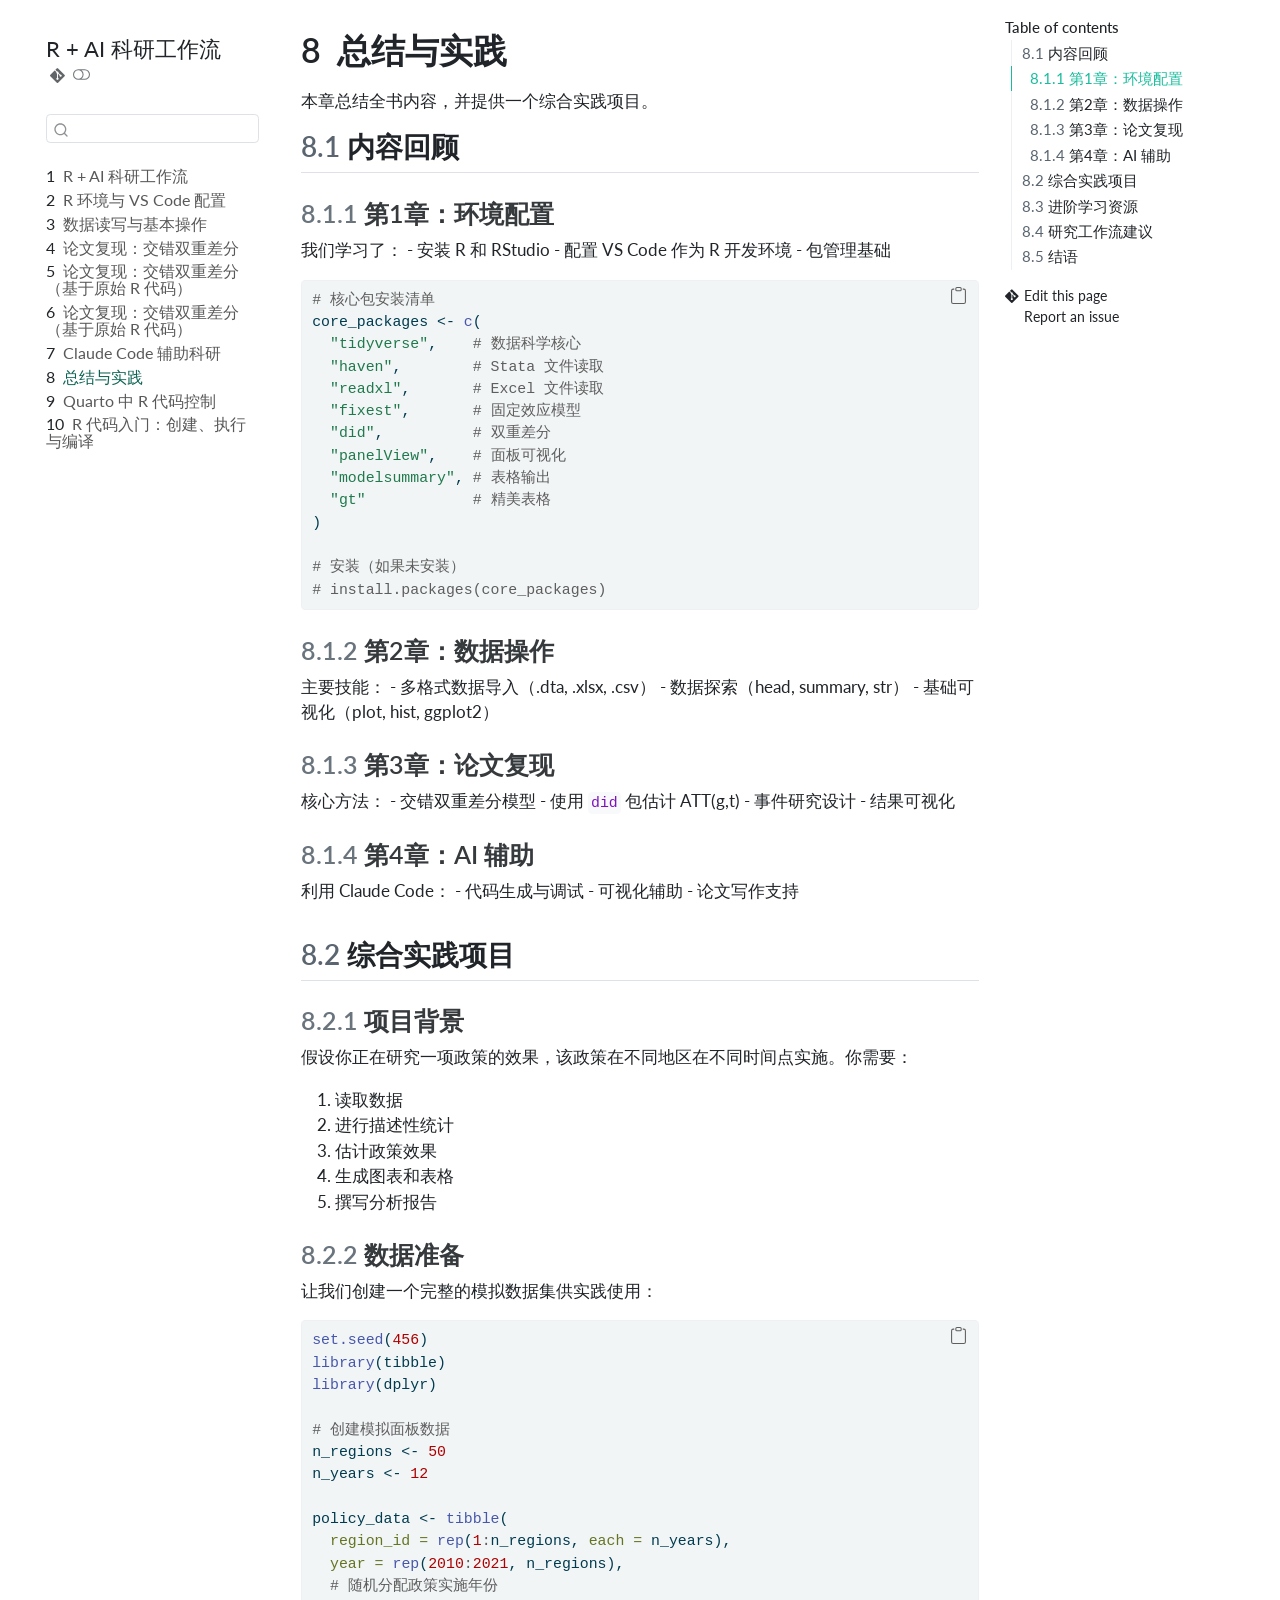
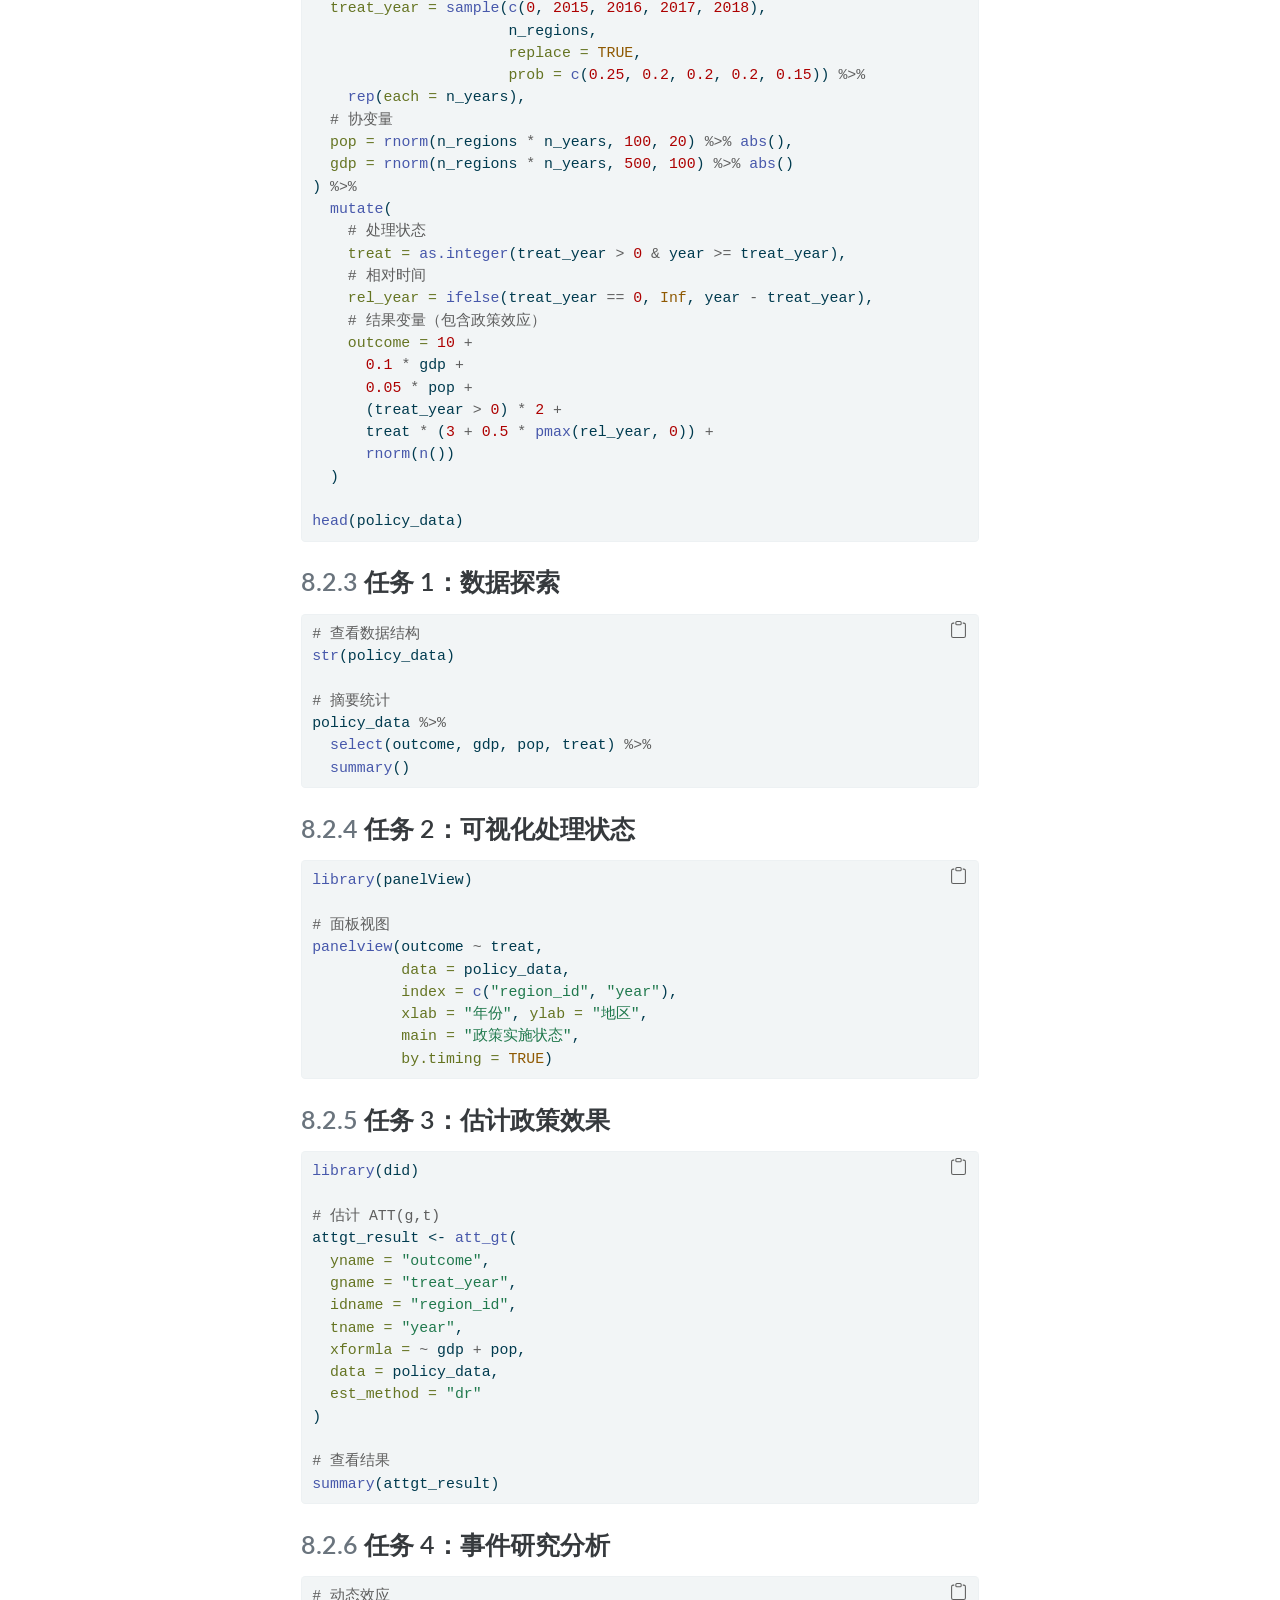
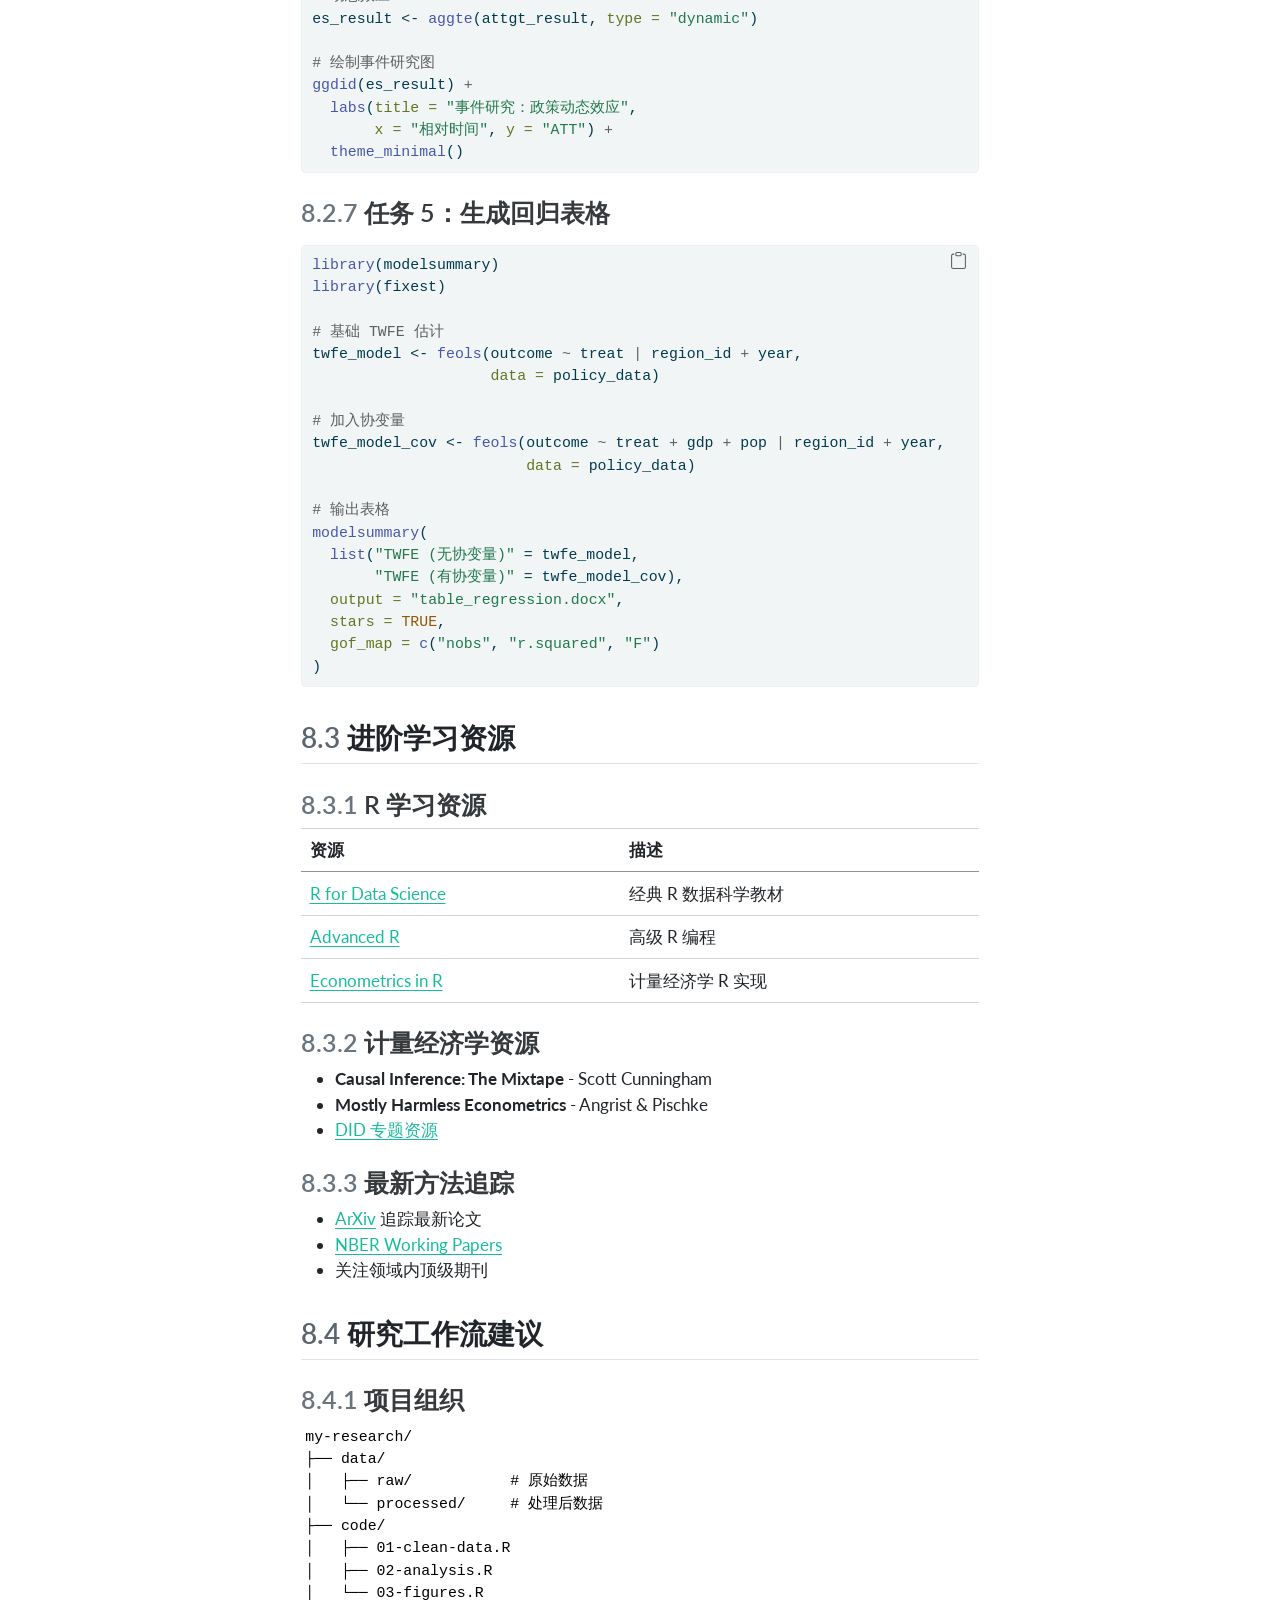
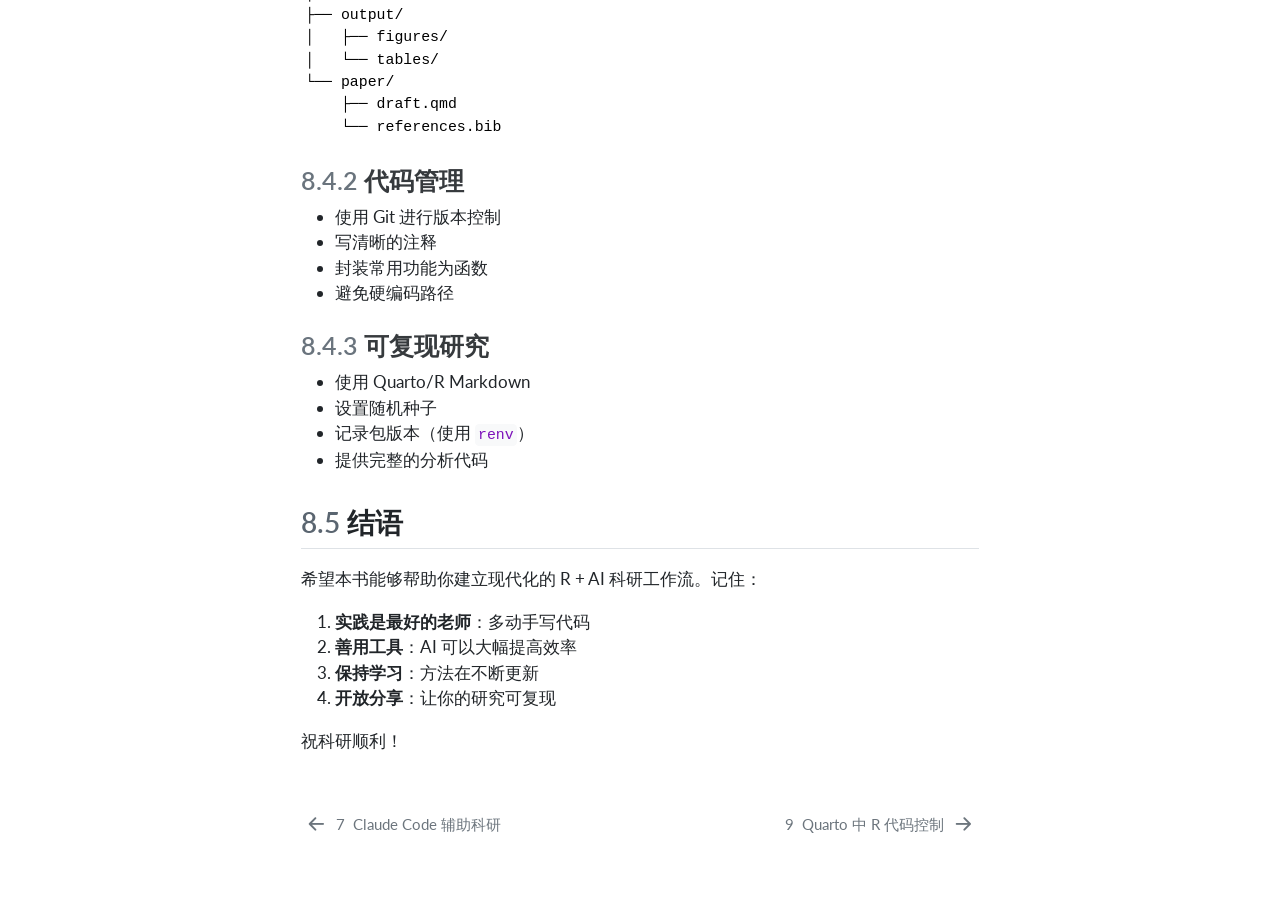
<file: docs/05-summary.html>
<!DOCTYPE html>
<html xmlns="http://www.w3.org/1999/xhtml" lang="en" xml:lang="en"><head>

<meta charset="utf-8">
<meta name="generator" content="quarto-1.7.32">

<meta name="viewport" content="width=device-width, initial-scale=1.0, user-scalable=yes">


<title>8&nbsp; 总结与实践 – R + AI 科研工作流</title>
<style>
code{white-space: pre-wrap;}
span.smallcaps{font-variant: small-caps;}
div.columns{display: flex; gap: min(4vw, 1.5em);}
div.column{flex: auto; overflow-x: auto;}
div.hanging-indent{margin-left: 1.5em; text-indent: -1.5em;}
ul.task-list{list-style: none;}
ul.task-list li input[type="checkbox"] {
  width: 0.8em;
  margin: 0 0.8em 0.2em -1em; /* quarto-specific, see https://github.com/quarto-dev/quarto-cli/issues/4556 */ 
  vertical-align: middle;
}
/* CSS for syntax highlighting */
html { -webkit-text-size-adjust: 100%; }
pre > code.sourceCode { white-space: pre; position: relative; }
pre > code.sourceCode > span { display: inline-block; line-height: 1.25; }
pre > code.sourceCode > span:empty { height: 1.2em; }
.sourceCode { overflow: visible; }
code.sourceCode > span { color: inherit; text-decoration: inherit; }
div.sourceCode { margin: 1em 0; }
pre.sourceCode { margin: 0; }
@media screen {
div.sourceCode { overflow: auto; }
}
@media print {
pre > code.sourceCode { white-space: pre-wrap; }
pre > code.sourceCode > span { text-indent: -5em; padding-left: 5em; }
}
pre.numberSource code
  { counter-reset: source-line 0; }
pre.numberSource code > span
  { position: relative; left: -4em; counter-increment: source-line; }
pre.numberSource code > span > a:first-child::before
  { content: counter(source-line);
    position: relative; left: -1em; text-align: right; vertical-align: baseline;
    border: none; display: inline-block;
    -webkit-touch-callout: none; -webkit-user-select: none;
    -khtml-user-select: none; -moz-user-select: none;
    -ms-user-select: none; user-select: none;
    padding: 0 4px; width: 4em;
  }
pre.numberSource { margin-left: 3em;  padding-left: 4px; }
div.sourceCode
  {   }
@media screen {
pre > code.sourceCode > span > a:first-child::before { text-decoration: underline; }
}
</style>


<script src="site_libs/quarto-nav/quarto-nav.js"></script>
<script src="site_libs/quarto-nav/headroom.min.js"></script>
<script src="site_libs/clipboard/clipboard.min.js"></script>
<script src="site_libs/quarto-search/autocomplete.umd.js"></script>
<script src="site_libs/quarto-search/fuse.min.js"></script>
<script src="site_libs/quarto-search/quarto-search.js"></script>
<meta name="quarto:offset" content="./">
<link href="./06-RCode.html" rel="next">
<link href="./04-claude.html" rel="prev">
<script src="site_libs/quarto-html/quarto.js" type="module"></script>
<script src="site_libs/quarto-html/tabsets/tabsets.js" type="module"></script>
<script src="site_libs/quarto-html/popper.min.js"></script>
<script src="site_libs/quarto-html/tippy.umd.min.js"></script>
<script src="site_libs/quarto-html/anchor.min.js"></script>
<link href="site_libs/quarto-html/tippy.css" rel="stylesheet">
<link href="site_libs/quarto-html/quarto-syntax-highlighting-37eea08aefeeee20ff55810ff984fec1.css" rel="stylesheet" class="quarto-color-scheme" id="quarto-text-highlighting-styles">
<link href="site_libs/quarto-html/quarto-syntax-highlighting-dark-2fef5ea3f8957b3e4ecc936fc74692ca.css" rel="stylesheet" class="quarto-color-scheme quarto-color-alternate" id="quarto-text-highlighting-styles">
<link href="site_libs/quarto-html/quarto-syntax-highlighting-37eea08aefeeee20ff55810ff984fec1.css" rel="stylesheet" class="quarto-color-scheme-extra" id="quarto-text-highlighting-styles">
<script src="site_libs/bootstrap/bootstrap.min.js"></script>
<link href="site_libs/bootstrap/bootstrap-icons.css" rel="stylesheet">
<link href="site_libs/bootstrap/bootstrap-fd3b02168e988177e8c40aa51adbf8e9.min.css" rel="stylesheet" append-hash="true" class="quarto-color-scheme" id="quarto-bootstrap" data-mode="light">
<link href="site_libs/bootstrap/bootstrap-dark-b6c1665382a3a253fc9fa4665ee4008a.min.css" rel="stylesheet" append-hash="true" class="quarto-color-scheme quarto-color-alternate" id="quarto-bootstrap" data-mode="dark">
<link href="site_libs/bootstrap/bootstrap-fd3b02168e988177e8c40aa51adbf8e9.min.css" rel="stylesheet" append-hash="true" class="quarto-color-scheme-extra" id="quarto-bootstrap" data-mode="light">
<script id="quarto-search-options" type="application/json">{
  "location": "sidebar",
  "copy-button": false,
  "collapse-after": 3,
  "panel-placement": "start",
  "type": "textbox",
  "limit": 50,
  "keyboard-shortcut": [
    "f",
    "/",
    "s"
  ],
  "show-item-context": false,
  "language": {
    "search-no-results-text": "No results",
    "search-matching-documents-text": "matching documents",
    "search-copy-link-title": "Copy link to search",
    "search-hide-matches-text": "Hide additional matches",
    "search-more-match-text": "more match in this document",
    "search-more-matches-text": "more matches in this document",
    "search-clear-button-title": "Clear",
    "search-text-placeholder": "",
    "search-detached-cancel-button-title": "Cancel",
    "search-submit-button-title": "Submit",
    "search-label": "Search"
  }
}</script>


<link rel="stylesheet" href="styles.css">
</head>

<body class="nav-sidebar floating quarto-light"><script id="quarto-html-before-body" type="application/javascript">
    const toggleBodyColorMode = (bsSheetEl) => {
      const mode = bsSheetEl.getAttribute("data-mode");
      const bodyEl = window.document.querySelector("body");
      if (mode === "dark") {
        bodyEl.classList.add("quarto-dark");
        bodyEl.classList.remove("quarto-light");
      } else {
        bodyEl.classList.add("quarto-light");
        bodyEl.classList.remove("quarto-dark");
      }
    }
    const toggleBodyColorPrimary = () => {
      const bsSheetEl = window.document.querySelector("link#quarto-bootstrap:not([rel=disabled-stylesheet])");
      if (bsSheetEl) {
        toggleBodyColorMode(bsSheetEl);
      }
    }
    const setColorSchemeToggle = (alternate) => {
      const toggles = window.document.querySelectorAll('.quarto-color-scheme-toggle');
      for (let i=0; i < toggles.length; i++) {
        const toggle = toggles[i];
        if (toggle) {
          if (alternate) {
            toggle.classList.add("alternate");
          } else {
            toggle.classList.remove("alternate");
          }
        }
      }
    };
    const toggleColorMode = (alternate) => {
      // Switch the stylesheets
      const primaryStylesheets = window.document.querySelectorAll('link.quarto-color-scheme:not(.quarto-color-alternate)');
      const alternateStylesheets = window.document.querySelectorAll('link.quarto-color-scheme.quarto-color-alternate');
      manageTransitions('#quarto-margin-sidebar .nav-link', false);
      if (alternate) {
        // note: dark is layered on light, we don't disable primary!
        enableStylesheet(alternateStylesheets);
        for (const sheetNode of alternateStylesheets) {
          if (sheetNode.id === "quarto-bootstrap") {
            toggleBodyColorMode(sheetNode);
          }
        }
      } else {
        disableStylesheet(alternateStylesheets);
        enableStylesheet(primaryStylesheets)
        toggleBodyColorPrimary();
      }
      manageTransitions('#quarto-margin-sidebar .nav-link', true);
      // Switch the toggles
      setColorSchemeToggle(alternate)
      // Hack to workaround the fact that safari doesn't
      // properly recolor the scrollbar when toggling (#1455)
      if (navigator.userAgent.indexOf('Safari') > 0 && navigator.userAgent.indexOf('Chrome') == -1) {
        manageTransitions("body", false);
        window.scrollTo(0, 1);
        setTimeout(() => {
          window.scrollTo(0, 0);
          manageTransitions("body", true);
        }, 40);
      }
    }
    const disableStylesheet = (stylesheets) => {
      for (let i=0; i < stylesheets.length; i++) {
        const stylesheet = stylesheets[i];
        stylesheet.rel = 'disabled-stylesheet';
      }
    }
    const enableStylesheet = (stylesheets) => {
      for (let i=0; i < stylesheets.length; i++) {
        const stylesheet = stylesheets[i];
        if(stylesheet.rel !== 'stylesheet') { // for Chrome, which will still FOUC without this check
          stylesheet.rel = 'stylesheet';
        }
      }
    }
    const manageTransitions = (selector, allowTransitions) => {
      const els = window.document.querySelectorAll(selector);
      for (let i=0; i < els.length; i++) {
        const el = els[i];
        if (allowTransitions) {
          el.classList.remove('notransition');
        } else {
          el.classList.add('notransition');
        }
      }
    }
    const isFileUrl = () => {
      return window.location.protocol === 'file:';
    }
    const hasAlternateSentinel = () => {
      let styleSentinel = getColorSchemeSentinel();
      if (styleSentinel !== null) {
        return styleSentinel === "alternate";
      } else {
        return false;
      }
    }
    const setStyleSentinel = (alternate) => {
      const value = alternate ? "alternate" : "default";
      if (!isFileUrl()) {
        window.localStorage.setItem("quarto-color-scheme", value);
      } else {
        localAlternateSentinel = value;
      }
    }
    const getColorSchemeSentinel = () => {
      if (!isFileUrl()) {
        const storageValue = window.localStorage.getItem("quarto-color-scheme");
        return storageValue != null ? storageValue : localAlternateSentinel;
      } else {
        return localAlternateSentinel;
      }
    }
    const toggleGiscusIfUsed = (isAlternate, darkModeDefault) => {
      const baseTheme = document.querySelector('#giscus-base-theme')?.value ?? 'light';
      const alternateTheme = document.querySelector('#giscus-alt-theme')?.value ?? 'dark';
      let newTheme = '';
      if(authorPrefersDark) {
        newTheme = isAlternate ? baseTheme : alternateTheme;
      } else {
        newTheme = isAlternate ? alternateTheme : baseTheme;
      }
      const changeGiscusTheme = () => {
        // From: https://github.com/giscus/giscus/issues/336
        const sendMessage = (message) => {
          const iframe = document.querySelector('iframe.giscus-frame');
          if (!iframe) return;
          iframe.contentWindow.postMessage({ giscus: message }, 'https://giscus.app');
        }
        sendMessage({
          setConfig: {
            theme: newTheme
          }
        });
      }
      const isGiscussLoaded = window.document.querySelector('iframe.giscus-frame') !== null;
      if (isGiscussLoaded) {
        changeGiscusTheme();
      }
    };
    const authorPrefersDark = false;
    const darkModeDefault = authorPrefersDark;
      document.querySelector('link#quarto-text-highlighting-styles.quarto-color-scheme-extra').rel = 'disabled-stylesheet';
      document.querySelector('link#quarto-bootstrap.quarto-color-scheme-extra').rel = 'disabled-stylesheet';
    let localAlternateSentinel = darkModeDefault ? 'alternate' : 'default';
    // Dark / light mode switch
    window.quartoToggleColorScheme = () => {
      // Read the current dark / light value
      let toAlternate = !hasAlternateSentinel();
      toggleColorMode(toAlternate);
      setStyleSentinel(toAlternate);
      toggleGiscusIfUsed(toAlternate, darkModeDefault);
      window.dispatchEvent(new Event('resize'));
    };
    // Switch to dark mode if need be
    if (hasAlternateSentinel()) {
      toggleColorMode(true);
    } else {
      toggleColorMode(false);
    }
  </script>

<div id="quarto-search-results"></div>
  <header id="quarto-header" class="headroom fixed-top">
  <nav class="quarto-secondary-nav">
    <div class="container-fluid d-flex">
      <button type="button" class="quarto-btn-toggle btn" data-bs-toggle="collapse" role="button" data-bs-target=".quarto-sidebar-collapse-item" aria-controls="quarto-sidebar" aria-expanded="false" aria-label="Toggle sidebar navigation" onclick="if (window.quartoToggleHeadroom) { window.quartoToggleHeadroom(); }">
        <i class="bi bi-layout-text-sidebar-reverse"></i>
      </button>
        <nav class="quarto-page-breadcrumbs" aria-label="breadcrumb"><ol class="breadcrumb"><li class="breadcrumb-item"><a href="./05-summary.html"><span class="chapter-number">8</span>&nbsp; <span class="chapter-title">总结与实践</span></a></li></ol></nav>
        <a class="flex-grow-1" role="navigation" data-bs-toggle="collapse" data-bs-target=".quarto-sidebar-collapse-item" aria-controls="quarto-sidebar" aria-expanded="false" aria-label="Toggle sidebar navigation" onclick="if (window.quartoToggleHeadroom) { window.quartoToggleHeadroom(); }">      
        </a>
      <button type="button" class="btn quarto-search-button" aria-label="Search" onclick="window.quartoOpenSearch();">
        <i class="bi bi-search"></i>
      </button>
    </div>
  </nav>
</header>
<!-- content -->
<div id="quarto-content" class="quarto-container page-columns page-rows-contents page-layout-article">
<!-- sidebar -->
  <nav id="quarto-sidebar" class="sidebar collapse collapse-horizontal quarto-sidebar-collapse-item sidebar-navigation floating overflow-auto">
    <div class="pt-lg-2 mt-2 text-left sidebar-header">
    <div class="sidebar-title mb-0 py-0">
      <a href="./">R + AI 科研工作流</a> 
        <div class="sidebar-tools-main">
    <a href="https:www.aistata.cn" title="Source Code" class="quarto-navigation-tool px-1" aria-label="Source Code"><i class="bi bi-git"></i></a>
  <a href="" class="quarto-color-scheme-toggle quarto-navigation-tool  px-1" onclick="window.quartoToggleColorScheme(); return false;" title="Toggle dark mode"><i class="bi"></i></a>
</div>
    </div>
      </div>
        <div class="mt-2 flex-shrink-0 align-items-center">
        <div class="sidebar-search">
        <div id="quarto-search" class="" title="Search"></div>
        </div>
        </div>
    <div class="sidebar-menu-container"> 
    <ul class="list-unstyled mt-1">
        <li class="sidebar-item">
  <div class="sidebar-item-container"> 
  <a href="./index.html" class="sidebar-item-text sidebar-link">
 <span class="menu-text"><span class="chapter-number">1</span>&nbsp; <span class="chapter-title">R + AI 科研工作流</span></span></a>
  </div>
</li>
        <li class="sidebar-item">
  <div class="sidebar-item-container"> 
  <a href="./01-setup.html" class="sidebar-item-text sidebar-link">
 <span class="menu-text"><span class="chapter-number">2</span>&nbsp; <span class="chapter-title">R 环境与 VS Code 配置</span></span></a>
  </div>
</li>
        <li class="sidebar-item">
  <div class="sidebar-item-container"> 
  <a href="./02-data.html" class="sidebar-item-text sidebar-link">
 <span class="menu-text"><span class="chapter-number">3</span>&nbsp; <span class="chapter-title">数据读写与基本操作</span></span></a>
  </div>
</li>
        <li class="sidebar-item">
  <div class="sidebar-item-container"> 
  <a href="./03-replication.html" class="sidebar-item-text sidebar-link">
 <span class="menu-text"><span class="chapter-number">4</span>&nbsp; <span class="chapter-title">论文复现：交错双重差分</span></span></a>
  </div>
</li>
        <li class="sidebar-item">
  <div class="sidebar-item-container"> 
  <a href="./03-replication-02.html" class="sidebar-item-text sidebar-link">
 <span class="menu-text"><span class="chapter-number">5</span>&nbsp; <span class="chapter-title">论文复现：交错双重差分（基于原始 R 代码）</span></span></a>
  </div>
</li>
        <li class="sidebar-item">
  <div class="sidebar-item-container"> 
  <a href="./03-replication-03-Code.html" class="sidebar-item-text sidebar-link">
 <span class="menu-text"><span class="chapter-number">6</span>&nbsp; <span class="chapter-title">论文复现：交错双重差分（基于原始 R 代码）</span></span></a>
  </div>
</li>
        <li class="sidebar-item">
  <div class="sidebar-item-container"> 
  <a href="./04-claude.html" class="sidebar-item-text sidebar-link">
 <span class="menu-text"><span class="chapter-number">7</span>&nbsp; <span class="chapter-title">Claude Code 辅助科研</span></span></a>
  </div>
</li>
        <li class="sidebar-item">
  <div class="sidebar-item-container"> 
  <a href="./05-summary.html" class="sidebar-item-text sidebar-link active">
 <span class="menu-text"><span class="chapter-number">8</span>&nbsp; <span class="chapter-title">总结与实践</span></span></a>
  </div>
</li>
        <li class="sidebar-item">
  <div class="sidebar-item-container"> 
  <a href="./06-RCode.html" class="sidebar-item-text sidebar-link">
 <span class="menu-text"><span class="chapter-number">9</span>&nbsp; <span class="chapter-title">Quarto 中 R 代码控制</span></span></a>
  </div>
</li>
        <li class="sidebar-item">
  <div class="sidebar-item-container"> 
  <a href="./07-R-intro.html" class="sidebar-item-text sidebar-link">
 <span class="menu-text"><span class="chapter-number">10</span>&nbsp; <span class="chapter-title">R 代码入门：创建、执行与编译</span></span></a>
  </div>
</li>
    </ul>
    </div>
</nav>
<div id="quarto-sidebar-glass" class="quarto-sidebar-collapse-item" data-bs-toggle="collapse" data-bs-target=".quarto-sidebar-collapse-item"></div>
<!-- margin-sidebar -->
    <div id="quarto-margin-sidebar" class="sidebar margin-sidebar">
        <nav id="TOC" role="doc-toc" class="toc-active">
    <h2 id="toc-title">Table of contents</h2>
   
  <ul>
  <li><a href="#内容回顾" id="toc-内容回顾" class="nav-link active" data-scroll-target="#内容回顾"><span class="header-section-number">8.1</span> 内容回顾</a>
  <ul class="collapse">
  <li><a href="#第1章环境配置" id="toc-第1章环境配置" class="nav-link" data-scroll-target="#第1章环境配置"><span class="header-section-number">8.1.1</span> 第1章：环境配置</a></li>
  <li><a href="#第2章数据操作" id="toc-第2章数据操作" class="nav-link" data-scroll-target="#第2章数据操作"><span class="header-section-number">8.1.2</span> 第2章：数据操作</a></li>
  <li><a href="#第3章论文复现" id="toc-第3章论文复现" class="nav-link" data-scroll-target="#第3章论文复现"><span class="header-section-number">8.1.3</span> 第3章：论文复现</a></li>
  <li><a href="#第4章ai-辅助" id="toc-第4章ai-辅助" class="nav-link" data-scroll-target="#第4章ai-辅助"><span class="header-section-number">8.1.4</span> 第4章：AI 辅助</a></li>
  </ul></li>
  <li><a href="#综合实践项目" id="toc-综合实践项目" class="nav-link" data-scroll-target="#综合实践项目"><span class="header-section-number">8.2</span> 综合实践项目</a>
  <ul class="collapse">
  <li><a href="#项目背景" id="toc-项目背景" class="nav-link" data-scroll-target="#项目背景"><span class="header-section-number">8.2.1</span> 项目背景</a></li>
  <li><a href="#数据准备" id="toc-数据准备" class="nav-link" data-scroll-target="#数据准备"><span class="header-section-number">8.2.2</span> 数据准备</a></li>
  <li><a href="#任务-1数据探索" id="toc-任务-1数据探索" class="nav-link" data-scroll-target="#任务-1数据探索"><span class="header-section-number">8.2.3</span> 任务 1：数据探索</a></li>
  <li><a href="#任务-2可视化处理状态" id="toc-任务-2可视化处理状态" class="nav-link" data-scroll-target="#任务-2可视化处理状态"><span class="header-section-number">8.2.4</span> 任务 2：可视化处理状态</a></li>
  <li><a href="#任务-3估计政策效果" id="toc-任务-3估计政策效果" class="nav-link" data-scroll-target="#任务-3估计政策效果"><span class="header-section-number">8.2.5</span> 任务 3：估计政策效果</a></li>
  <li><a href="#任务-4事件研究分析" id="toc-任务-4事件研究分析" class="nav-link" data-scroll-target="#任务-4事件研究分析"><span class="header-section-number">8.2.6</span> 任务 4：事件研究分析</a></li>
  <li><a href="#任务-5生成回归表格" id="toc-任务-5生成回归表格" class="nav-link" data-scroll-target="#任务-5生成回归表格"><span class="header-section-number">8.2.7</span> 任务 5：生成回归表格</a></li>
  </ul></li>
  <li><a href="#进阶学习资源" id="toc-进阶学习资源" class="nav-link" data-scroll-target="#进阶学习资源"><span class="header-section-number">8.3</span> 进阶学习资源</a>
  <ul class="collapse">
  <li><a href="#r-学习资源" id="toc-r-学习资源" class="nav-link" data-scroll-target="#r-学习资源"><span class="header-section-number">8.3.1</span> R 学习资源</a></li>
  <li><a href="#计量经济学资源" id="toc-计量经济学资源" class="nav-link" data-scroll-target="#计量经济学资源"><span class="header-section-number">8.3.2</span> 计量经济学资源</a></li>
  <li><a href="#最新方法追踪" id="toc-最新方法追踪" class="nav-link" data-scroll-target="#最新方法追踪"><span class="header-section-number">8.3.3</span> 最新方法追踪</a></li>
  </ul></li>
  <li><a href="#研究工作流建议" id="toc-研究工作流建议" class="nav-link" data-scroll-target="#研究工作流建议"><span class="header-section-number">8.4</span> 研究工作流建议</a>
  <ul class="collapse">
  <li><a href="#项目组织" id="toc-项目组织" class="nav-link" data-scroll-target="#项目组织"><span class="header-section-number">8.4.1</span> 项目组织</a></li>
  <li><a href="#代码管理" id="toc-代码管理" class="nav-link" data-scroll-target="#代码管理"><span class="header-section-number">8.4.2</span> 代码管理</a></li>
  <li><a href="#可复现研究" id="toc-可复现研究" class="nav-link" data-scroll-target="#可复现研究"><span class="header-section-number">8.4.3</span> 可复现研究</a></li>
  </ul></li>
  <li><a href="#结语" id="toc-结语" class="nav-link" data-scroll-target="#结语"><span class="header-section-number">8.5</span> 结语</a></li>
  </ul>
<div class="toc-actions"><ul><li><a href="https:www.aistata.cn/edit/main/05-summary.qmd" class="toc-action"><i class="bi bi-git"></i>Edit this page</a></li><li><a href="https:www.aistata.cn/issues/new" class="toc-action"><i class="bi empty"></i>Report an issue</a></li></ul></div></nav>
    </div>
<!-- main -->
<main class="content" id="quarto-document-content">


<header id="title-block-header" class="quarto-title-block default">
<div class="quarto-title">
<h1 class="title"><span id="summary" class="quarto-section-identifier"><span class="chapter-number">8</span>&nbsp; <span class="chapter-title">总结与实践</span></span></h1>
</div>



<div class="quarto-title-meta">

    
  
    
  </div>
  


</header>


<p>本章总结全书内容，并提供一个综合实践项目。</p>
<section id="内容回顾" class="level2" data-number="8.1">
<h2 data-number="8.1" class="anchored" data-anchor-id="内容回顾"><span class="header-section-number">8.1</span> 内容回顾</h2>
<section id="第1章环境配置" class="level3" data-number="8.1.1">
<h3 data-number="8.1.1" class="anchored" data-anchor-id="第1章环境配置"><span class="header-section-number">8.1.1</span> 第1章：环境配置</h3>
<p>我们学习了： - 安装 R 和 RStudio - 配置 VS Code 作为 R 开发环境 - 包管理基础</p>
<div class="cell">
<div class="sourceCode cell-code" id="cb1"><pre class="sourceCode r code-with-copy"><code class="sourceCode r"><span id="cb1-1"><a href="#cb1-1" aria-hidden="true" tabindex="-1"></a><span class="co"># 核心包安装清单</span></span>
<span id="cb1-2"><a href="#cb1-2" aria-hidden="true" tabindex="-1"></a>core_packages <span class="ot">&lt;-</span> <span class="fu">c</span>(</span>
<span id="cb1-3"><a href="#cb1-3" aria-hidden="true" tabindex="-1"></a>  <span class="st">"tidyverse"</span>,    <span class="co"># 数据科学核心</span></span>
<span id="cb1-4"><a href="#cb1-4" aria-hidden="true" tabindex="-1"></a>  <span class="st">"haven"</span>,        <span class="co"># Stata 文件读取</span></span>
<span id="cb1-5"><a href="#cb1-5" aria-hidden="true" tabindex="-1"></a>  <span class="st">"readxl"</span>,       <span class="co"># Excel 文件读取</span></span>
<span id="cb1-6"><a href="#cb1-6" aria-hidden="true" tabindex="-1"></a>  <span class="st">"fixest"</span>,       <span class="co"># 固定效应模型</span></span>
<span id="cb1-7"><a href="#cb1-7" aria-hidden="true" tabindex="-1"></a>  <span class="st">"did"</span>,          <span class="co"># 双重差分</span></span>
<span id="cb1-8"><a href="#cb1-8" aria-hidden="true" tabindex="-1"></a>  <span class="st">"panelView"</span>,    <span class="co"># 面板可视化</span></span>
<span id="cb1-9"><a href="#cb1-9" aria-hidden="true" tabindex="-1"></a>  <span class="st">"modelsummary"</span>, <span class="co"># 表格输出</span></span>
<span id="cb1-10"><a href="#cb1-10" aria-hidden="true" tabindex="-1"></a>  <span class="st">"gt"</span>            <span class="co"># 精美表格</span></span>
<span id="cb1-11"><a href="#cb1-11" aria-hidden="true" tabindex="-1"></a>)</span>
<span id="cb1-12"><a href="#cb1-12" aria-hidden="true" tabindex="-1"></a></span>
<span id="cb1-13"><a href="#cb1-13" aria-hidden="true" tabindex="-1"></a><span class="co"># 安装（如果未安装）</span></span>
<span id="cb1-14"><a href="#cb1-14" aria-hidden="true" tabindex="-1"></a><span class="co"># install.packages(core_packages)</span></span></code><button title="Copy to Clipboard" class="code-copy-button"><i class="bi"></i></button></pre></div>
</div>
</section>
<section id="第2章数据操作" class="level3" data-number="8.1.2">
<h3 data-number="8.1.2" class="anchored" data-anchor-id="第2章数据操作"><span class="header-section-number">8.1.2</span> 第2章：数据操作</h3>
<p>主要技能： - 多格式数据导入（.dta, .xlsx, .csv） - 数据探索（head, summary, str） - 基础可视化（plot, hist, ggplot2）</p>
</section>
<section id="第3章论文复现" class="level3" data-number="8.1.3">
<h3 data-number="8.1.3" class="anchored" data-anchor-id="第3章论文复现"><span class="header-section-number">8.1.3</span> 第3章：论文复现</h3>
<p>核心方法： - 交错双重差分模型 - 使用 <code>did</code> 包估计 ATT(g,t) - 事件研究设计 - 结果可视化</p>
</section>
<section id="第4章ai-辅助" class="level3" data-number="8.1.4">
<h3 data-number="8.1.4" class="anchored" data-anchor-id="第4章ai-辅助"><span class="header-section-number">8.1.4</span> 第4章：AI 辅助</h3>
<p>利用 Claude Code： - 代码生成与调试 - 可视化辅助 - 论文写作支持</p>
</section>
</section>
<section id="综合实践项目" class="level2" data-number="8.2">
<h2 data-number="8.2" class="anchored" data-anchor-id="综合实践项目"><span class="header-section-number">8.2</span> 综合实践项目</h2>
<section id="项目背景" class="level3" data-number="8.2.1">
<h3 data-number="8.2.1" class="anchored" data-anchor-id="项目背景"><span class="header-section-number">8.2.1</span> 项目背景</h3>
<p>假设你正在研究一项政策的效果，该政策在不同地区在不同时间点实施。你需要：</p>
<ol type="1">
<li>读取数据</li>
<li>进行描述性统计</li>
<li>估计政策效果</li>
<li>生成图表和表格</li>
<li>撰写分析报告</li>
</ol>
</section>
<section id="数据准备" class="level3" data-number="8.2.2">
<h3 data-number="8.2.2" class="anchored" data-anchor-id="数据准备"><span class="header-section-number">8.2.2</span> 数据准备</h3>
<p>让我们创建一个完整的模拟数据集供实践使用：</p>
<div class="cell">
<div class="sourceCode cell-code" id="cb2"><pre class="sourceCode r code-with-copy"><code class="sourceCode r"><span id="cb2-1"><a href="#cb2-1" aria-hidden="true" tabindex="-1"></a><span class="fu">set.seed</span>(<span class="dv">456</span>)</span>
<span id="cb2-2"><a href="#cb2-2" aria-hidden="true" tabindex="-1"></a><span class="fu">library</span>(tibble)</span>
<span id="cb2-3"><a href="#cb2-3" aria-hidden="true" tabindex="-1"></a><span class="fu">library</span>(dplyr)</span>
<span id="cb2-4"><a href="#cb2-4" aria-hidden="true" tabindex="-1"></a></span>
<span id="cb2-5"><a href="#cb2-5" aria-hidden="true" tabindex="-1"></a><span class="co"># 创建模拟面板数据</span></span>
<span id="cb2-6"><a href="#cb2-6" aria-hidden="true" tabindex="-1"></a>n_regions <span class="ot">&lt;-</span> <span class="dv">50</span></span>
<span id="cb2-7"><a href="#cb2-7" aria-hidden="true" tabindex="-1"></a>n_years <span class="ot">&lt;-</span> <span class="dv">12</span></span>
<span id="cb2-8"><a href="#cb2-8" aria-hidden="true" tabindex="-1"></a></span>
<span id="cb2-9"><a href="#cb2-9" aria-hidden="true" tabindex="-1"></a>policy_data <span class="ot">&lt;-</span> <span class="fu">tibble</span>(</span>
<span id="cb2-10"><a href="#cb2-10" aria-hidden="true" tabindex="-1"></a>  <span class="at">region_id =</span> <span class="fu">rep</span>(<span class="dv">1</span><span class="sc">:</span>n_regions, <span class="at">each =</span> n_years),</span>
<span id="cb2-11"><a href="#cb2-11" aria-hidden="true" tabindex="-1"></a>  <span class="at">year =</span> <span class="fu">rep</span>(<span class="dv">2010</span><span class="sc">:</span><span class="dv">2021</span>, n_regions),</span>
<span id="cb2-12"><a href="#cb2-12" aria-hidden="true" tabindex="-1"></a>  <span class="co"># 随机分配政策实施年份</span></span>
<span id="cb2-13"><a href="#cb2-13" aria-hidden="true" tabindex="-1"></a>  <span class="at">treat_year =</span> <span class="fu">sample</span>(<span class="fu">c</span>(<span class="dv">0</span>, <span class="dv">2015</span>, <span class="dv">2016</span>, <span class="dv">2017</span>, <span class="dv">2018</span>),</span>
<span id="cb2-14"><a href="#cb2-14" aria-hidden="true" tabindex="-1"></a>                      n_regions,</span>
<span id="cb2-15"><a href="#cb2-15" aria-hidden="true" tabindex="-1"></a>                      <span class="at">replace =</span> <span class="cn">TRUE</span>,</span>
<span id="cb2-16"><a href="#cb2-16" aria-hidden="true" tabindex="-1"></a>                      <span class="at">prob =</span> <span class="fu">c</span>(<span class="fl">0.25</span>, <span class="fl">0.2</span>, <span class="fl">0.2</span>, <span class="fl">0.2</span>, <span class="fl">0.15</span>)) <span class="sc">%&gt;%</span></span>
<span id="cb2-17"><a href="#cb2-17" aria-hidden="true" tabindex="-1"></a>    <span class="fu">rep</span>(<span class="at">each =</span> n_years),</span>
<span id="cb2-18"><a href="#cb2-18" aria-hidden="true" tabindex="-1"></a>  <span class="co"># 协变量</span></span>
<span id="cb2-19"><a href="#cb2-19" aria-hidden="true" tabindex="-1"></a>  <span class="at">pop =</span> <span class="fu">rnorm</span>(n_regions <span class="sc">*</span> n_years, <span class="dv">100</span>, <span class="dv">20</span>) <span class="sc">%&gt;%</span> <span class="fu">abs</span>(),</span>
<span id="cb2-20"><a href="#cb2-20" aria-hidden="true" tabindex="-1"></a>  <span class="at">gdp =</span> <span class="fu">rnorm</span>(n_regions <span class="sc">*</span> n_years, <span class="dv">500</span>, <span class="dv">100</span>) <span class="sc">%&gt;%</span> <span class="fu">abs</span>()</span>
<span id="cb2-21"><a href="#cb2-21" aria-hidden="true" tabindex="-1"></a>) <span class="sc">%&gt;%</span></span>
<span id="cb2-22"><a href="#cb2-22" aria-hidden="true" tabindex="-1"></a>  <span class="fu">mutate</span>(</span>
<span id="cb2-23"><a href="#cb2-23" aria-hidden="true" tabindex="-1"></a>    <span class="co"># 处理状态</span></span>
<span id="cb2-24"><a href="#cb2-24" aria-hidden="true" tabindex="-1"></a>    <span class="at">treat =</span> <span class="fu">as.integer</span>(treat_year <span class="sc">&gt;</span> <span class="dv">0</span> <span class="sc">&amp;</span> year <span class="sc">&gt;=</span> treat_year),</span>
<span id="cb2-25"><a href="#cb2-25" aria-hidden="true" tabindex="-1"></a>    <span class="co"># 相对时间</span></span>
<span id="cb2-26"><a href="#cb2-26" aria-hidden="true" tabindex="-1"></a>    <span class="at">rel_year =</span> <span class="fu">ifelse</span>(treat_year <span class="sc">==</span> <span class="dv">0</span>, <span class="cn">Inf</span>, year <span class="sc">-</span> treat_year),</span>
<span id="cb2-27"><a href="#cb2-27" aria-hidden="true" tabindex="-1"></a>    <span class="co"># 结果变量（包含政策效应）</span></span>
<span id="cb2-28"><a href="#cb2-28" aria-hidden="true" tabindex="-1"></a>    <span class="at">outcome =</span> <span class="dv">10</span> <span class="sc">+</span></span>
<span id="cb2-29"><a href="#cb2-29" aria-hidden="true" tabindex="-1"></a>      <span class="fl">0.1</span> <span class="sc">*</span> gdp <span class="sc">+</span></span>
<span id="cb2-30"><a href="#cb2-30" aria-hidden="true" tabindex="-1"></a>      <span class="fl">0.05</span> <span class="sc">*</span> pop <span class="sc">+</span></span>
<span id="cb2-31"><a href="#cb2-31" aria-hidden="true" tabindex="-1"></a>      (treat_year <span class="sc">&gt;</span> <span class="dv">0</span>) <span class="sc">*</span> <span class="dv">2</span> <span class="sc">+</span></span>
<span id="cb2-32"><a href="#cb2-32" aria-hidden="true" tabindex="-1"></a>      treat <span class="sc">*</span> (<span class="dv">3</span> <span class="sc">+</span> <span class="fl">0.5</span> <span class="sc">*</span> <span class="fu">pmax</span>(rel_year, <span class="dv">0</span>)) <span class="sc">+</span></span>
<span id="cb2-33"><a href="#cb2-33" aria-hidden="true" tabindex="-1"></a>      <span class="fu">rnorm</span>(<span class="fu">n</span>())</span>
<span id="cb2-34"><a href="#cb2-34" aria-hidden="true" tabindex="-1"></a>  )</span>
<span id="cb2-35"><a href="#cb2-35" aria-hidden="true" tabindex="-1"></a></span>
<span id="cb2-36"><a href="#cb2-36" aria-hidden="true" tabindex="-1"></a><span class="fu">head</span>(policy_data)</span></code><button title="Copy to Clipboard" class="code-copy-button"><i class="bi"></i></button></pre></div>
</div>
</section>
<section id="任务-1数据探索" class="level3" data-number="8.2.3">
<h3 data-number="8.2.3" class="anchored" data-anchor-id="任务-1数据探索"><span class="header-section-number">8.2.3</span> 任务 1：数据探索</h3>
<div class="cell">
<div class="sourceCode cell-code" id="cb3"><pre class="sourceCode r code-with-copy"><code class="sourceCode r"><span id="cb3-1"><a href="#cb3-1" aria-hidden="true" tabindex="-1"></a><span class="co"># 查看数据结构</span></span>
<span id="cb3-2"><a href="#cb3-2" aria-hidden="true" tabindex="-1"></a><span class="fu">str</span>(policy_data)</span>
<span id="cb3-3"><a href="#cb3-3" aria-hidden="true" tabindex="-1"></a></span>
<span id="cb3-4"><a href="#cb3-4" aria-hidden="true" tabindex="-1"></a><span class="co"># 摘要统计</span></span>
<span id="cb3-5"><a href="#cb3-5" aria-hidden="true" tabindex="-1"></a>policy_data <span class="sc">%&gt;%</span></span>
<span id="cb3-6"><a href="#cb3-6" aria-hidden="true" tabindex="-1"></a>  <span class="fu">select</span>(outcome, gdp, pop, treat) <span class="sc">%&gt;%</span></span>
<span id="cb3-7"><a href="#cb3-7" aria-hidden="true" tabindex="-1"></a>  <span class="fu">summary</span>()</span></code><button title="Copy to Clipboard" class="code-copy-button"><i class="bi"></i></button></pre></div>
</div>
</section>
<section id="任务-2可视化处理状态" class="level3" data-number="8.2.4">
<h3 data-number="8.2.4" class="anchored" data-anchor-id="任务-2可视化处理状态"><span class="header-section-number">8.2.4</span> 任务 2：可视化处理状态</h3>
<div class="cell">
<div class="sourceCode cell-code" id="cb4"><pre class="sourceCode r code-with-copy"><code class="sourceCode r"><span id="cb4-1"><a href="#cb4-1" aria-hidden="true" tabindex="-1"></a><span class="fu">library</span>(panelView)</span>
<span id="cb4-2"><a href="#cb4-2" aria-hidden="true" tabindex="-1"></a></span>
<span id="cb4-3"><a href="#cb4-3" aria-hidden="true" tabindex="-1"></a><span class="co"># 面板视图</span></span>
<span id="cb4-4"><a href="#cb4-4" aria-hidden="true" tabindex="-1"></a><span class="fu">panelview</span>(outcome <span class="sc">~</span> treat,</span>
<span id="cb4-5"><a href="#cb4-5" aria-hidden="true" tabindex="-1"></a>          <span class="at">data =</span> policy_data,</span>
<span id="cb4-6"><a href="#cb4-6" aria-hidden="true" tabindex="-1"></a>          <span class="at">index =</span> <span class="fu">c</span>(<span class="st">"region_id"</span>, <span class="st">"year"</span>),</span>
<span id="cb4-7"><a href="#cb4-7" aria-hidden="true" tabindex="-1"></a>          <span class="at">xlab =</span> <span class="st">"年份"</span>, <span class="at">ylab =</span> <span class="st">"地区"</span>,</span>
<span id="cb4-8"><a href="#cb4-8" aria-hidden="true" tabindex="-1"></a>          <span class="at">main =</span> <span class="st">"政策实施状态"</span>,</span>
<span id="cb4-9"><a href="#cb4-9" aria-hidden="true" tabindex="-1"></a>          <span class="at">by.timing =</span> <span class="cn">TRUE</span>)</span></code><button title="Copy to Clipboard" class="code-copy-button"><i class="bi"></i></button></pre></div>
</div>
</section>
<section id="任务-3估计政策效果" class="level3" data-number="8.2.5">
<h3 data-number="8.2.5" class="anchored" data-anchor-id="任务-3估计政策效果"><span class="header-section-number">8.2.5</span> 任务 3：估计政策效果</h3>
<div class="cell">
<div class="sourceCode cell-code" id="cb5"><pre class="sourceCode r code-with-copy"><code class="sourceCode r"><span id="cb5-1"><a href="#cb5-1" aria-hidden="true" tabindex="-1"></a><span class="fu">library</span>(did)</span>
<span id="cb5-2"><a href="#cb5-2" aria-hidden="true" tabindex="-1"></a></span>
<span id="cb5-3"><a href="#cb5-3" aria-hidden="true" tabindex="-1"></a><span class="co"># 估计 ATT(g,t)</span></span>
<span id="cb5-4"><a href="#cb5-4" aria-hidden="true" tabindex="-1"></a>attgt_result <span class="ot">&lt;-</span> <span class="fu">att_gt</span>(</span>
<span id="cb5-5"><a href="#cb5-5" aria-hidden="true" tabindex="-1"></a>  <span class="at">yname =</span> <span class="st">"outcome"</span>,</span>
<span id="cb5-6"><a href="#cb5-6" aria-hidden="true" tabindex="-1"></a>  <span class="at">gname =</span> <span class="st">"treat_year"</span>,</span>
<span id="cb5-7"><a href="#cb5-7" aria-hidden="true" tabindex="-1"></a>  <span class="at">idname =</span> <span class="st">"region_id"</span>,</span>
<span id="cb5-8"><a href="#cb5-8" aria-hidden="true" tabindex="-1"></a>  <span class="at">tname =</span> <span class="st">"year"</span>,</span>
<span id="cb5-9"><a href="#cb5-9" aria-hidden="true" tabindex="-1"></a>  <span class="at">xformla =</span> <span class="sc">~</span> gdp <span class="sc">+</span> pop,</span>
<span id="cb5-10"><a href="#cb5-10" aria-hidden="true" tabindex="-1"></a>  <span class="at">data =</span> policy_data,</span>
<span id="cb5-11"><a href="#cb5-11" aria-hidden="true" tabindex="-1"></a>  <span class="at">est_method =</span> <span class="st">"dr"</span></span>
<span id="cb5-12"><a href="#cb5-12" aria-hidden="true" tabindex="-1"></a>)</span>
<span id="cb5-13"><a href="#cb5-13" aria-hidden="true" tabindex="-1"></a></span>
<span id="cb5-14"><a href="#cb5-14" aria-hidden="true" tabindex="-1"></a><span class="co"># 查看结果</span></span>
<span id="cb5-15"><a href="#cb5-15" aria-hidden="true" tabindex="-1"></a><span class="fu">summary</span>(attgt_result)</span></code><button title="Copy to Clipboard" class="code-copy-button"><i class="bi"></i></button></pre></div>
</div>
</section>
<section id="任务-4事件研究分析" class="level3" data-number="8.2.6">
<h3 data-number="8.2.6" class="anchored" data-anchor-id="任务-4事件研究分析"><span class="header-section-number">8.2.6</span> 任务 4：事件研究分析</h3>
<div class="cell">
<div class="sourceCode cell-code" id="cb6"><pre class="sourceCode r code-with-copy"><code class="sourceCode r"><span id="cb6-1"><a href="#cb6-1" aria-hidden="true" tabindex="-1"></a><span class="co"># 动态效应</span></span>
<span id="cb6-2"><a href="#cb6-2" aria-hidden="true" tabindex="-1"></a>es_result <span class="ot">&lt;-</span> <span class="fu">aggte</span>(attgt_result, <span class="at">type =</span> <span class="st">"dynamic"</span>)</span>
<span id="cb6-3"><a href="#cb6-3" aria-hidden="true" tabindex="-1"></a></span>
<span id="cb6-4"><a href="#cb6-4" aria-hidden="true" tabindex="-1"></a><span class="co"># 绘制事件研究图</span></span>
<span id="cb6-5"><a href="#cb6-5" aria-hidden="true" tabindex="-1"></a><span class="fu">ggdid</span>(es_result) <span class="sc">+</span></span>
<span id="cb6-6"><a href="#cb6-6" aria-hidden="true" tabindex="-1"></a>  <span class="fu">labs</span>(<span class="at">title =</span> <span class="st">"事件研究：政策动态效应"</span>,</span>
<span id="cb6-7"><a href="#cb6-7" aria-hidden="true" tabindex="-1"></a>       <span class="at">x =</span> <span class="st">"相对时间"</span>, <span class="at">y =</span> <span class="st">"ATT"</span>) <span class="sc">+</span></span>
<span id="cb6-8"><a href="#cb6-8" aria-hidden="true" tabindex="-1"></a>  <span class="fu">theme_minimal</span>()</span></code><button title="Copy to Clipboard" class="code-copy-button"><i class="bi"></i></button></pre></div>
</div>
</section>
<section id="任务-5生成回归表格" class="level3" data-number="8.2.7">
<h3 data-number="8.2.7" class="anchored" data-anchor-id="任务-5生成回归表格"><span class="header-section-number">8.2.7</span> 任务 5：生成回归表格</h3>
<div class="cell">
<div class="sourceCode cell-code" id="cb7"><pre class="sourceCode r code-with-copy"><code class="sourceCode r"><span id="cb7-1"><a href="#cb7-1" aria-hidden="true" tabindex="-1"></a><span class="fu">library</span>(modelsummary)</span>
<span id="cb7-2"><a href="#cb7-2" aria-hidden="true" tabindex="-1"></a><span class="fu">library</span>(fixest)</span>
<span id="cb7-3"><a href="#cb7-3" aria-hidden="true" tabindex="-1"></a></span>
<span id="cb7-4"><a href="#cb7-4" aria-hidden="true" tabindex="-1"></a><span class="co"># 基础 TWFE 估计</span></span>
<span id="cb7-5"><a href="#cb7-5" aria-hidden="true" tabindex="-1"></a>twfe_model <span class="ot">&lt;-</span> <span class="fu">feols</span>(outcome <span class="sc">~</span> treat <span class="sc">|</span> region_id <span class="sc">+</span> year,</span>
<span id="cb7-6"><a href="#cb7-6" aria-hidden="true" tabindex="-1"></a>                    <span class="at">data =</span> policy_data)</span>
<span id="cb7-7"><a href="#cb7-7" aria-hidden="true" tabindex="-1"></a></span>
<span id="cb7-8"><a href="#cb7-8" aria-hidden="true" tabindex="-1"></a><span class="co"># 加入协变量</span></span>
<span id="cb7-9"><a href="#cb7-9" aria-hidden="true" tabindex="-1"></a>twfe_model_cov <span class="ot">&lt;-</span> <span class="fu">feols</span>(outcome <span class="sc">~</span> treat <span class="sc">+</span> gdp <span class="sc">+</span> pop <span class="sc">|</span> region_id <span class="sc">+</span> year,</span>
<span id="cb7-10"><a href="#cb7-10" aria-hidden="true" tabindex="-1"></a>                        <span class="at">data =</span> policy_data)</span>
<span id="cb7-11"><a href="#cb7-11" aria-hidden="true" tabindex="-1"></a></span>
<span id="cb7-12"><a href="#cb7-12" aria-hidden="true" tabindex="-1"></a><span class="co"># 输出表格</span></span>
<span id="cb7-13"><a href="#cb7-13" aria-hidden="true" tabindex="-1"></a><span class="fu">modelsummary</span>(</span>
<span id="cb7-14"><a href="#cb7-14" aria-hidden="true" tabindex="-1"></a>  <span class="fu">list</span>(<span class="st">"TWFE (无协变量)"</span> <span class="ot">=</span> twfe_model,</span>
<span id="cb7-15"><a href="#cb7-15" aria-hidden="true" tabindex="-1"></a>       <span class="st">"TWFE (有协变量)"</span> <span class="ot">=</span> twfe_model_cov),</span>
<span id="cb7-16"><a href="#cb7-16" aria-hidden="true" tabindex="-1"></a>  <span class="at">output =</span> <span class="st">"table_regression.docx"</span>,</span>
<span id="cb7-17"><a href="#cb7-17" aria-hidden="true" tabindex="-1"></a>  <span class="at">stars =</span> <span class="cn">TRUE</span>,</span>
<span id="cb7-18"><a href="#cb7-18" aria-hidden="true" tabindex="-1"></a>  <span class="at">gof_map =</span> <span class="fu">c</span>(<span class="st">"nobs"</span>, <span class="st">"r.squared"</span>, <span class="st">"F"</span>)</span>
<span id="cb7-19"><a href="#cb7-19" aria-hidden="true" tabindex="-1"></a>)</span></code><button title="Copy to Clipboard" class="code-copy-button"><i class="bi"></i></button></pre></div>
</div>
</section>
</section>
<section id="进阶学习资源" class="level2" data-number="8.3">
<h2 data-number="8.3" class="anchored" data-anchor-id="进阶学习资源"><span class="header-section-number">8.3</span> 进阶学习资源</h2>
<section id="r-学习资源" class="level3" data-number="8.3.1">
<h3 data-number="8.3.1" class="anchored" data-anchor-id="r-学习资源"><span class="header-section-number">8.3.1</span> R 学习资源</h3>
<table class="caption-top table">
<thead>
<tr class="header">
<th>资源</th>
<th>描述</th>
</tr>
</thead>
<tbody>
<tr class="odd">
<td><a href="https://r4ds.had.co.nz/">R for Data Science</a></td>
<td>经典 R 数据科学教材</td>
</tr>
<tr class="even">
<td><a href="https://adv-r.hadley.nz/">Advanced R</a></td>
<td>高级 R 编程</td>
</tr>
<tr class="odd">
<td><a href="https://www.econometrics-with-r.org/">Econometrics in R</a></td>
<td>计量经济学 R 实现</td>
</tr>
</tbody>
</table>
</section>
<section id="计量经济学资源" class="level3" data-number="8.3.2">
<h3 data-number="8.3.2" class="anchored" data-anchor-id="计量经济学资源"><span class="header-section-number">8.3.2</span> 计量经济学资源</h3>
<ul>
<li><strong>Causal Inference: The Mixtape</strong> - Scott Cunningham</li>
<li><strong>Mostly Harmless Econometrics</strong> - Angrist &amp; Pischke</li>
<li><a href="https://github.com/paulgp/did-resources">DID 专题资源</a></li>
</ul>
</section>
<section id="最新方法追踪" class="level3" data-number="8.3.3">
<h3 data-number="8.3.3" class="anchored" data-anchor-id="最新方法追踪"><span class="header-section-number">8.3.3</span> 最新方法追踪</h3>
<ul>
<li><a href="https://arxiv.org/">ArXiv</a> 追踪最新论文</li>
<li><a href="https://www.nber.org/papers">NBER Working Papers</a></li>
<li>关注领域内顶级期刊</li>
</ul>
</section>
</section>
<section id="研究工作流建议" class="level2" data-number="8.4">
<h2 data-number="8.4" class="anchored" data-anchor-id="研究工作流建议"><span class="header-section-number">8.4</span> 研究工作流建议</h2>
<section id="项目组织" class="level3" data-number="8.4.1">
<h3 data-number="8.4.1" class="anchored" data-anchor-id="项目组织"><span class="header-section-number">8.4.1</span> 项目组织</h3>
<pre><code>my-research/
├── data/
│   ├── raw/           # 原始数据
│   └── processed/     # 处理后数据
├── code/
│   ├── 01-clean-data.R
│   ├── 02-analysis.R
│   └── 03-figures.R
├── output/
│   ├── figures/
│   └── tables/
└── paper/
    ├── draft.qmd
    └── references.bib</code></pre>
</section>
<section id="代码管理" class="level3" data-number="8.4.2">
<h3 data-number="8.4.2" class="anchored" data-anchor-id="代码管理"><span class="header-section-number">8.4.2</span> 代码管理</h3>
<ul>
<li>使用 Git 进行版本控制</li>
<li>写清晰的注释</li>
<li>封装常用功能为函数</li>
<li>避免硬编码路径</li>
</ul>
</section>
<section id="可复现研究" class="level3" data-number="8.4.3">
<h3 data-number="8.4.3" class="anchored" data-anchor-id="可复现研究"><span class="header-section-number">8.4.3</span> 可复现研究</h3>
<ul>
<li>使用 Quarto/R Markdown</li>
<li>设置随机种子</li>
<li>记录包版本（使用 <code>renv</code>）</li>
<li>提供完整的分析代码</li>
</ul>
</section>
</section>
<section id="结语" class="level2" data-number="8.5">
<h2 data-number="8.5" class="anchored" data-anchor-id="结语"><span class="header-section-number">8.5</span> 结语</h2>
<p>希望本书能够帮助你建立现代化的 R + AI 科研工作流。记住：</p>
<ol type="1">
<li><strong>实践是最好的老师</strong>：多动手写代码</li>
<li><strong>善用工具</strong>：AI 可以大幅提高效率</li>
<li><strong>保持学习</strong>：方法在不断更新</li>
<li><strong>开放分享</strong>：让你的研究可复现</li>
</ol>
<p>祝科研顺利！</p>


</section>

</main> <!-- /main -->
<script id="quarto-html-after-body" type="application/javascript">
  window.document.addEventListener("DOMContentLoaded", function (event) {
    // Ensure there is a toggle, if there isn't float one in the top right
    if (window.document.querySelector('.quarto-color-scheme-toggle') === null) {
      const a = window.document.createElement('a');
      a.classList.add('top-right');
      a.classList.add('quarto-color-scheme-toggle');
      a.href = "";
      a.onclick = function() { try { window.quartoToggleColorScheme(); } catch {} return false; };
      const i = window.document.createElement("i");
      i.classList.add('bi');
      a.appendChild(i);
      window.document.body.appendChild(a);
    }
    setColorSchemeToggle(hasAlternateSentinel())
    const icon = "";
    const anchorJS = new window.AnchorJS();
    anchorJS.options = {
      placement: 'right',
      icon: icon
    };
    anchorJS.add('.anchored');
    const isCodeAnnotation = (el) => {
      for (const clz of el.classList) {
        if (clz.startsWith('code-annotation-')) {                     
          return true;
        }
      }
      return false;
    }
    const onCopySuccess = function(e) {
      // button target
      const button = e.trigger;
      // don't keep focus
      button.blur();
      // flash "checked"
      button.classList.add('code-copy-button-checked');
      var currentTitle = button.getAttribute("title");
      button.setAttribute("title", "Copied!");
      let tooltip;
      if (window.bootstrap) {
        button.setAttribute("data-bs-toggle", "tooltip");
        button.setAttribute("data-bs-placement", "left");
        button.setAttribute("data-bs-title", "Copied!");
        tooltip = new bootstrap.Tooltip(button, 
          { trigger: "manual", 
            customClass: "code-copy-button-tooltip",
            offset: [0, -8]});
        tooltip.show();    
      }
      setTimeout(function() {
        if (tooltip) {
          tooltip.hide();
          button.removeAttribute("data-bs-title");
          button.removeAttribute("data-bs-toggle");
          button.removeAttribute("data-bs-placement");
        }
        button.setAttribute("title", currentTitle);
        button.classList.remove('code-copy-button-checked');
      }, 1000);
      // clear code selection
      e.clearSelection();
    }
    const getTextToCopy = function(trigger) {
        const codeEl = trigger.previousElementSibling.cloneNode(true);
        for (const childEl of codeEl.children) {
          if (isCodeAnnotation(childEl)) {
            childEl.remove();
          }
        }
        return codeEl.innerText;
    }
    const clipboard = new window.ClipboardJS('.code-copy-button:not([data-in-quarto-modal])', {
      text: getTextToCopy
    });
    clipboard.on('success', onCopySuccess);
    if (window.document.getElementById('quarto-embedded-source-code-modal')) {
      const clipboardModal = new window.ClipboardJS('.code-copy-button[data-in-quarto-modal]', {
        text: getTextToCopy,
        container: window.document.getElementById('quarto-embedded-source-code-modal')
      });
      clipboardModal.on('success', onCopySuccess);
    }
      var localhostRegex = new RegExp(/^(?:http|https):\/\/localhost\:?[0-9]*\//);
      var mailtoRegex = new RegExp(/^mailto:/);
        var filterRegex = new RegExp('/' + window.location.host + '/');
      var isInternal = (href) => {
          return filterRegex.test(href) || localhostRegex.test(href) || mailtoRegex.test(href);
      }
      // Inspect non-navigation links and adorn them if external
     var links = window.document.querySelectorAll('a[href]:not(.nav-link):not(.navbar-brand):not(.toc-action):not(.sidebar-link):not(.sidebar-item-toggle):not(.pagination-link):not(.no-external):not([aria-hidden]):not(.dropdown-item):not(.quarto-navigation-tool):not(.about-link)');
      for (var i=0; i<links.length; i++) {
        const link = links[i];
        if (!isInternal(link.href)) {
          // undo the damage that might have been done by quarto-nav.js in the case of
          // links that we want to consider external
          if (link.dataset.originalHref !== undefined) {
            link.href = link.dataset.originalHref;
          }
            // target, if specified
            link.setAttribute("target", "_blank");
            if (link.getAttribute("rel") === null) {
              link.setAttribute("rel", "noopener");
            }
        }
      }
    function tippyHover(el, contentFn, onTriggerFn, onUntriggerFn) {
      const config = {
        allowHTML: true,
        maxWidth: 500,
        delay: 100,
        arrow: false,
        appendTo: function(el) {
            return el.parentElement;
        },
        interactive: true,
        interactiveBorder: 10,
        theme: 'quarto',
        placement: 'bottom-start',
      };
      if (contentFn) {
        config.content = contentFn;
      }
      if (onTriggerFn) {
        config.onTrigger = onTriggerFn;
      }
      if (onUntriggerFn) {
        config.onUntrigger = onUntriggerFn;
      }
      window.tippy(el, config); 
    }
    const noterefs = window.document.querySelectorAll('a[role="doc-noteref"]');
    for (var i=0; i<noterefs.length; i++) {
      const ref = noterefs[i];
      tippyHover(ref, function() {
        // use id or data attribute instead here
        let href = ref.getAttribute('data-footnote-href') || ref.getAttribute('href');
        try { href = new URL(href).hash; } catch {}
        const id = href.replace(/^#\/?/, "");
        const note = window.document.getElementById(id);
        if (note) {
          return note.innerHTML;
        } else {
          return "";
        }
      });
    }
    const xrefs = window.document.querySelectorAll('a.quarto-xref');
    const processXRef = (id, note) => {
      // Strip column container classes
      const stripColumnClz = (el) => {
        el.classList.remove("page-full", "page-columns");
        if (el.children) {
          for (const child of el.children) {
            stripColumnClz(child);
          }
        }
      }
      stripColumnClz(note)
      if (id === null || id.startsWith('sec-')) {
        // Special case sections, only their first couple elements
        const container = document.createElement("div");
        if (note.children && note.children.length > 2) {
          container.appendChild(note.children[0].cloneNode(true));
          for (let i = 1; i < note.children.length; i++) {
            const child = note.children[i];
            if (child.tagName === "P" && child.innerText === "") {
              continue;
            } else {
              container.appendChild(child.cloneNode(true));
              break;
            }
          }
          if (window.Quarto?.typesetMath) {
            window.Quarto.typesetMath(container);
          }
          return container.innerHTML
        } else {
          if (window.Quarto?.typesetMath) {
            window.Quarto.typesetMath(note);
          }
          return note.innerHTML;
        }
      } else {
        // Remove any anchor links if they are present
        const anchorLink = note.querySelector('a.anchorjs-link');
        if (anchorLink) {
          anchorLink.remove();
        }
        if (window.Quarto?.typesetMath) {
          window.Quarto.typesetMath(note);
        }
        if (note.classList.contains("callout")) {
          return note.outerHTML;
        } else {
          return note.innerHTML;
        }
      }
    }
    for (var i=0; i<xrefs.length; i++) {
      const xref = xrefs[i];
      tippyHover(xref, undefined, function(instance) {
        instance.disable();
        let url = xref.getAttribute('href');
        let hash = undefined; 
        if (url.startsWith('#')) {
          hash = url;
        } else {
          try { hash = new URL(url).hash; } catch {}
        }
        if (hash) {
          const id = hash.replace(/^#\/?/, "");
          const note = window.document.getElementById(id);
          if (note !== null) {
            try {
              const html = processXRef(id, note.cloneNode(true));
              instance.setContent(html);
            } finally {
              instance.enable();
              instance.show();
            }
          } else {
            // See if we can fetch this
            fetch(url.split('#')[0])
            .then(res => res.text())
            .then(html => {
              const parser = new DOMParser();
              const htmlDoc = parser.parseFromString(html, "text/html");
              const note = htmlDoc.getElementById(id);
              if (note !== null) {
                const html = processXRef(id, note);
                instance.setContent(html);
              } 
            }).finally(() => {
              instance.enable();
              instance.show();
            });
          }
        } else {
          // See if we can fetch a full url (with no hash to target)
          // This is a special case and we should probably do some content thinning / targeting
          fetch(url)
          .then(res => res.text())
          .then(html => {
            const parser = new DOMParser();
            const htmlDoc = parser.parseFromString(html, "text/html");
            const note = htmlDoc.querySelector('main.content');
            if (note !== null) {
              // This should only happen for chapter cross references
              // (since there is no id in the URL)
              // remove the first header
              if (note.children.length > 0 && note.children[0].tagName === "HEADER") {
                note.children[0].remove();
              }
              const html = processXRef(null, note);
              instance.setContent(html);
            } 
          }).finally(() => {
            instance.enable();
            instance.show();
          });
        }
      }, function(instance) {
      });
    }
        let selectedAnnoteEl;
        const selectorForAnnotation = ( cell, annotation) => {
          let cellAttr = 'data-code-cell="' + cell + '"';
          let lineAttr = 'data-code-annotation="' +  annotation + '"';
          const selector = 'span[' + cellAttr + '][' + lineAttr + ']';
          return selector;
        }
        const selectCodeLines = (annoteEl) => {
          const doc = window.document;
          const targetCell = annoteEl.getAttribute("data-target-cell");
          const targetAnnotation = annoteEl.getAttribute("data-target-annotation");
          const annoteSpan = window.document.querySelector(selectorForAnnotation(targetCell, targetAnnotation));
          const lines = annoteSpan.getAttribute("data-code-lines").split(",");
          const lineIds = lines.map((line) => {
            return targetCell + "-" + line;
          })
          let top = null;
          let height = null;
          let parent = null;
          if (lineIds.length > 0) {
              //compute the position of the single el (top and bottom and make a div)
              const el = window.document.getElementById(lineIds[0]);
              top = el.offsetTop;
              height = el.offsetHeight;
              parent = el.parentElement.parentElement;
            if (lineIds.length > 1) {
              const lastEl = window.document.getElementById(lineIds[lineIds.length - 1]);
              const bottom = lastEl.offsetTop + lastEl.offsetHeight;
              height = bottom - top;
            }
            if (top !== null && height !== null && parent !== null) {
              // cook up a div (if necessary) and position it 
              let div = window.document.getElementById("code-annotation-line-highlight");
              if (div === null) {
                div = window.document.createElement("div");
                div.setAttribute("id", "code-annotation-line-highlight");
                div.style.position = 'absolute';
                parent.appendChild(div);
              }
              div.style.top = top - 2 + "px";
              div.style.height = height + 4 + "px";
              div.style.left = 0;
              let gutterDiv = window.document.getElementById("code-annotation-line-highlight-gutter");
              if (gutterDiv === null) {
                gutterDiv = window.document.createElement("div");
                gutterDiv.setAttribute("id", "code-annotation-line-highlight-gutter");
                gutterDiv.style.position = 'absolute';
                const codeCell = window.document.getElementById(targetCell);
                const gutter = codeCell.querySelector('.code-annotation-gutter');
                gutter.appendChild(gutterDiv);
              }
              gutterDiv.style.top = top - 2 + "px";
              gutterDiv.style.height = height + 4 + "px";
            }
            selectedAnnoteEl = annoteEl;
          }
        };
        const unselectCodeLines = () => {
          const elementsIds = ["code-annotation-line-highlight", "code-annotation-line-highlight-gutter"];
          elementsIds.forEach((elId) => {
            const div = window.document.getElementById(elId);
            if (div) {
              div.remove();
            }
          });
          selectedAnnoteEl = undefined;
        };
          // Handle positioning of the toggle
      window.addEventListener(
        "resize",
        throttle(() => {
          elRect = undefined;
          if (selectedAnnoteEl) {
            selectCodeLines(selectedAnnoteEl);
          }
        }, 10)
      );
      function throttle(fn, ms) {
      let throttle = false;
      let timer;
        return (...args) => {
          if(!throttle) { // first call gets through
              fn.apply(this, args);
              throttle = true;
          } else { // all the others get throttled
              if(timer) clearTimeout(timer); // cancel #2
              timer = setTimeout(() => {
                fn.apply(this, args);
                timer = throttle = false;
              }, ms);
          }
        };
      }
        // Attach click handler to the DT
        const annoteDls = window.document.querySelectorAll('dt[data-target-cell]');
        for (const annoteDlNode of annoteDls) {
          annoteDlNode.addEventListener('click', (event) => {
            const clickedEl = event.target;
            if (clickedEl !== selectedAnnoteEl) {
              unselectCodeLines();
              const activeEl = window.document.querySelector('dt[data-target-cell].code-annotation-active');
              if (activeEl) {
                activeEl.classList.remove('code-annotation-active');
              }
              selectCodeLines(clickedEl);
              clickedEl.classList.add('code-annotation-active');
            } else {
              // Unselect the line
              unselectCodeLines();
              clickedEl.classList.remove('code-annotation-active');
            }
          });
        }
    const findCites = (el) => {
      const parentEl = el.parentElement;
      if (parentEl) {
        const cites = parentEl.dataset.cites;
        if (cites) {
          return {
            el,
            cites: cites.split(' ')
          };
        } else {
          return findCites(el.parentElement)
        }
      } else {
        return undefined;
      }
    };
    var bibliorefs = window.document.querySelectorAll('a[role="doc-biblioref"]');
    for (var i=0; i<bibliorefs.length; i++) {
      const ref = bibliorefs[i];
      const citeInfo = findCites(ref);
      if (citeInfo) {
        tippyHover(citeInfo.el, function() {
          var popup = window.document.createElement('div');
          citeInfo.cites.forEach(function(cite) {
            var citeDiv = window.document.createElement('div');
            citeDiv.classList.add('hanging-indent');
            citeDiv.classList.add('csl-entry');
            var biblioDiv = window.document.getElementById('ref-' + cite);
            if (biblioDiv) {
              citeDiv.innerHTML = biblioDiv.innerHTML;
            }
            popup.appendChild(citeDiv);
          });
          return popup.innerHTML;
        });
      }
    }
  });
  </script>
<nav class="page-navigation">
  <div class="nav-page nav-page-previous">
      <a href="./04-claude.html" class="pagination-link" aria-label="Claude Code 辅助科研">
        <i class="bi bi-arrow-left-short"></i> <span class="nav-page-text"><span class="chapter-number">7</span>&nbsp; <span class="chapter-title">Claude Code 辅助科研</span></span>
      </a>          
  </div>
  <div class="nav-page nav-page-next">
      <a href="./06-RCode.html" class="pagination-link" aria-label="Quarto 中 R 代码控制">
        <span class="nav-page-text"><span class="chapter-number">9</span>&nbsp; <span class="chapter-title">Quarto 中 R 代码控制</span></span> <i class="bi bi-arrow-right-short"></i>
      </a>
  </div>
</nav>
</div> <!-- /content -->




<footer class="footer"><div class="nav-footer"><div class="nav-footer-center"><div class="toc-actions d-sm-block d-md-none"><ul><li><a href="https:www.aistata.cn/edit/main/05-summary.qmd" class="toc-action"><i class="bi bi-git"></i>Edit this page</a></li><li><a href="https:www.aistata.cn/issues/new" class="toc-action"><i class="bi empty"></i>Report an issue</a></li></ul></div></div></div></footer></body></html>
</file>
<file: docs/site_libs/quarto-html/tippy.css>
.tippy-box[data-animation=fade][data-state=hidden]{opacity:0}[data-tippy-root]{max-width:calc(100vw - 10px)}.tippy-box{position:relative;background-color:#333;color:#fff;border-radius:4px;font-size:14px;line-height:1.4;white-space:normal;outline:0;transition-property:transform,visibility,opacity}.tippy-box[data-placement^=top]>.tippy-arrow{bottom:0}.tippy-box[data-placement^=top]>.tippy-arrow:before{bottom:-7px;left:0;border-width:8px 8px 0;border-top-color:initial;transform-origin:center top}.tippy-box[data-placement^=bottom]>.tippy-arrow{top:0}.tippy-box[data-placement^=bottom]>.tippy-arrow:before{top:-7px;left:0;border-width:0 8px 8px;border-bottom-color:initial;transform-origin:center bottom}.tippy-box[data-placement^=left]>.tippy-arrow{right:0}.tippy-box[data-placement^=left]>.tippy-arrow:before{border-width:8px 0 8px 8px;border-left-color:initial;right:-7px;transform-origin:center left}.tippy-box[data-placement^=right]>.tippy-arrow{left:0}.tippy-box[data-placement^=right]>.tippy-arrow:before{left:-7px;border-width:8px 8px 8px 0;border-right-color:initial;transform-origin:center right}.tippy-box[data-inertia][data-state=visible]{transition-timing-function:cubic-bezier(.54,1.5,.38,1.11)}.tippy-arrow{width:16px;height:16px;color:#333}.tippy-arrow:before{content:"";position:absolute;border-color:transparent;border-style:solid}.tippy-content{position:relative;padding:5px 9px;z-index:1}
</file>
<file: docs/site_libs/quarto-html/quarto-syntax-highlighting-37eea08aefeeee20ff55810ff984fec1.css>
/* quarto syntax highlight colors */
:root {
  --quarto-hl-ot-color: #003B4F;
  --quarto-hl-at-color: #657422;
  --quarto-hl-ss-color: #20794D;
  --quarto-hl-an-color: #5E5E5E;
  --quarto-hl-fu-color: #4758AB;
  --quarto-hl-st-color: #20794D;
  --quarto-hl-cf-color: #003B4F;
  --quarto-hl-op-color: #5E5E5E;
  --quarto-hl-er-color: #AD0000;
  --quarto-hl-bn-color: #AD0000;
  --quarto-hl-al-color: #AD0000;
  --quarto-hl-va-color: #111111;
  --quarto-hl-bu-color: inherit;
  --quarto-hl-ex-color: inherit;
  --quarto-hl-pp-color: #AD0000;
  --quarto-hl-in-color: #5E5E5E;
  --quarto-hl-vs-color: #20794D;
  --quarto-hl-wa-color: #5E5E5E;
  --quarto-hl-do-color: #5E5E5E;
  --quarto-hl-im-color: #00769E;
  --quarto-hl-ch-color: #20794D;
  --quarto-hl-dt-color: #AD0000;
  --quarto-hl-fl-color: #AD0000;
  --quarto-hl-co-color: #5E5E5E;
  --quarto-hl-cv-color: #5E5E5E;
  --quarto-hl-cn-color: #8f5902;
  --quarto-hl-sc-color: #5E5E5E;
  --quarto-hl-dv-color: #AD0000;
  --quarto-hl-kw-color: #003B4F;
}

/* other quarto variables */
:root {
  --quarto-font-monospace: SFMono-Regular, Menlo, Monaco, Consolas, "Liberation Mono", "Courier New", monospace;
}

/* syntax highlight based on Pandoc's rules */
pre > code.sourceCode > span {
  color: #003B4F;
}

code.sourceCode > span {
  color: #003B4F;
}

div.sourceCode,
div.sourceCode pre.sourceCode {
  color: #003B4F;
}

/* Normal */
code span {
  color: #003B4F;
}

/* Alert */
code span.al {
  color: #AD0000;
  font-style: inherit;
}

/* Annotation */
code span.an {
  color: #5E5E5E;
  font-style: inherit;
}

/* Attribute */
code span.at {
  color: #657422;
  font-style: inherit;
}

/* BaseN */
code span.bn {
  color: #AD0000;
  font-style: inherit;
}

/* BuiltIn */
code span.bu {
  font-style: inherit;
}

/* ControlFlow */
code span.cf {
  color: #003B4F;
  font-weight: bold;
  font-style: inherit;
}

/* Char */
code span.ch {
  color: #20794D;
  font-style: inherit;
}

/* Constant */
code span.cn {
  color: #8f5902;
  font-style: inherit;
}

/* Comment */
code span.co {
  color: #5E5E5E;
  font-style: inherit;
}

/* CommentVar */
code span.cv {
  color: #5E5E5E;
  font-style: italic;
}

/* Documentation */
code span.do {
  color: #5E5E5E;
  font-style: italic;
}

/* DataType */
code span.dt {
  color: #AD0000;
  font-style: inherit;
}

/* DecVal */
code span.dv {
  color: #AD0000;
  font-style: inherit;
}

/* Error */
code span.er {
  color: #AD0000;
  font-style: inherit;
}

/* Extension */
code span.ex {
  font-style: inherit;
}

/* Float */
code span.fl {
  color: #AD0000;
  font-style: inherit;
}

/* Function */
code span.fu {
  color: #4758AB;
  font-style: inherit;
}

/* Import */
code span.im {
  color: #00769E;
  font-style: inherit;
}

/* Information */
code span.in {
  color: #5E5E5E;
  font-style: inherit;
}

/* Keyword */
code span.kw {
  color: #003B4F;
  font-weight: bold;
  font-style: inherit;
}

/* Operator */
code span.op {
  color: #5E5E5E;
  font-style: inherit;
}

/* Other */
code span.ot {
  color: #003B4F;
  font-style: inherit;
}

/* Preprocessor */
code span.pp {
  color: #AD0000;
  font-style: inherit;
}

/* SpecialChar */
code span.sc {
  color: #5E5E5E;
  font-style: inherit;
}

/* SpecialString */
code span.ss {
  color: #20794D;
  font-style: inherit;
}

/* String */
code span.st {
  color: #20794D;
  font-style: inherit;
}

/* Variable */
code span.va {
  color: #111111;
  font-style: inherit;
}

/* VerbatimString */
code span.vs {
  color: #20794D;
  font-style: inherit;
}

/* Warning */
code span.wa {
  color: #5E5E5E;
  font-style: italic;
}

.prevent-inlining {
  content: "</";
}

/*# sourceMappingURL=27d3d809615f7771493d095567f04340.css.map */
</file>
<file: docs/site_libs/quarto-html/quarto-syntax-highlighting-dark-2fef5ea3f8957b3e4ecc936fc74692ca.css>
/* quarto syntax highlight colors */
:root {
  --quarto-hl-al-color: #f07178;
  --quarto-hl-an-color: #d4d0ab;
  --quarto-hl-at-color: #00e0e0;
  --quarto-hl-bn-color: #d4d0ab;
  --quarto-hl-bu-color: #abe338;
  --quarto-hl-ch-color: #abe338;
  --quarto-hl-co-color: #f8f8f2;
  --quarto-hl-cv-color: #ffd700;
  --quarto-hl-cn-color: #ffd700;
  --quarto-hl-cf-color: #ffa07a;
  --quarto-hl-dt-color: #ffa07a;
  --quarto-hl-dv-color: #d4d0ab;
  --quarto-hl-do-color: #f8f8f2;
  --quarto-hl-er-color: #f07178;
  --quarto-hl-ex-color: #00e0e0;
  --quarto-hl-fl-color: #d4d0ab;
  --quarto-hl-fu-color: #ffa07a;
  --quarto-hl-im-color: #abe338;
  --quarto-hl-in-color: #d4d0ab;
  --quarto-hl-kw-color: #ffa07a;
  --quarto-hl-op-color: #ffa07a;
  --quarto-hl-ot-color: #00e0e0;
  --quarto-hl-pp-color: #dcc6e0;
  --quarto-hl-re-color: #00e0e0;
  --quarto-hl-sc-color: #abe338;
  --quarto-hl-ss-color: #abe338;
  --quarto-hl-st-color: #abe338;
  --quarto-hl-va-color: #00e0e0;
  --quarto-hl-vs-color: #abe338;
  --quarto-hl-wa-color: #dcc6e0;
}

/* other quarto variables */
:root {
  --quarto-font-monospace: SFMono-Regular, Menlo, Monaco, Consolas, "Liberation Mono", "Courier New", monospace;
}

/* syntax highlight based on Pandoc's rules */
pre > code.sourceCode > span {
  color: #f8f8f2;
}

code.sourceCode > span {
  color: #f8f8f2;
}

div.sourceCode,
div.sourceCode pre.sourceCode {
  color: #f8f8f2;
}

/* Normal */
code span {
  color: #f8f8f2;
}

/* Alert */
code span.al {
  color: #f07178;
}

/* Annotation */
code span.an {
  color: #d4d0ab;
}

/* Attribute */
code span.at {
  color: #00e0e0;
}

/* BaseN */
code span.bn {
  color: #d4d0ab;
}

/* BuiltIn */
code span.bu {
  color: #abe338;
}

/* ControlFlow */
code span.cf {
  font-weight: bold;
  color: #ffa07a;
}

/* Char */
code span.ch {
  color: #abe338;
}

/* Constant */
code span.cn {
  color: #ffd700;
}

/* Comment */
code span.co {
  font-style: italic;
  color: #f8f8f2;
}

/* CommentVar */
code span.cv {
  color: #ffd700;
}

/* Documentation */
code span.do {
  color: #f8f8f2;
}

/* DataType */
code span.dt {
  color: #ffa07a;
}

/* DecVal */
code span.dv {
  color: #d4d0ab;
}

/* Error */
code span.er {
  color: #f07178;
  text-decoration: underline;
}

/* Extension */
code span.ex {
  font-weight: bold;
  color: #00e0e0;
}

/* Float */
code span.fl {
  color: #d4d0ab;
}

/* Function */
code span.fu {
  color: #ffa07a;
}

/* Import */
code span.im {
  color: #abe338;
}

/* Information */
code span.in {
  color: #d4d0ab;
}

/* Keyword */
code span.kw {
  font-weight: bold;
  color: #ffa07a;
}

/* Operator */
code span.op {
  color: #ffa07a;
}

/* Other */
code span.ot {
  color: #00e0e0;
}

/* Preprocessor */
code span.pp {
  color: #dcc6e0;
}

/* RegionMarker */
code span.re {
  background-color: #f8f8f2;
  color: #00e0e0;
}

/* SpecialChar */
code span.sc {
  color: #abe338;
}

/* SpecialString */
code span.ss {
  color: #abe338;
}

/* String */
code span.st {
  color: #abe338;
}

/* Variable */
code span.va {
  color: #00e0e0;
}

/* VerbatimString */
code span.vs {
  color: #abe338;
}

/* Warning */
code span.wa {
  color: #dcc6e0;
}

.prevent-inlining {
  content: "</";
}

/*# sourceMappingURL=9d1c423767af11a14e59cf8ecfea55bb.css.map */
</file>
<file: docs/styles.css>
/* 自定义样式 */

/* 代码块样式优化 */
.cell-output-display {
  overflow-x: auto;
}

/* 提示框样式 */
.tip {
  padding: 1em;
  background-color: #e7f5ff;
  border-left: 4px solid #4dabf7;
  margin: 1em 0;
}

.warning {
  padding: 1em;
  background-color: #fff3bf;
  border-left: 4px solid #fab005;
  margin: 1em 0;
}

/* 表格样式 */
table {
  width: 100%;
  margin: 1em 0;
}

/* 图片居中 */
.quarto-figure {
  text-align: center;
}
</file>
